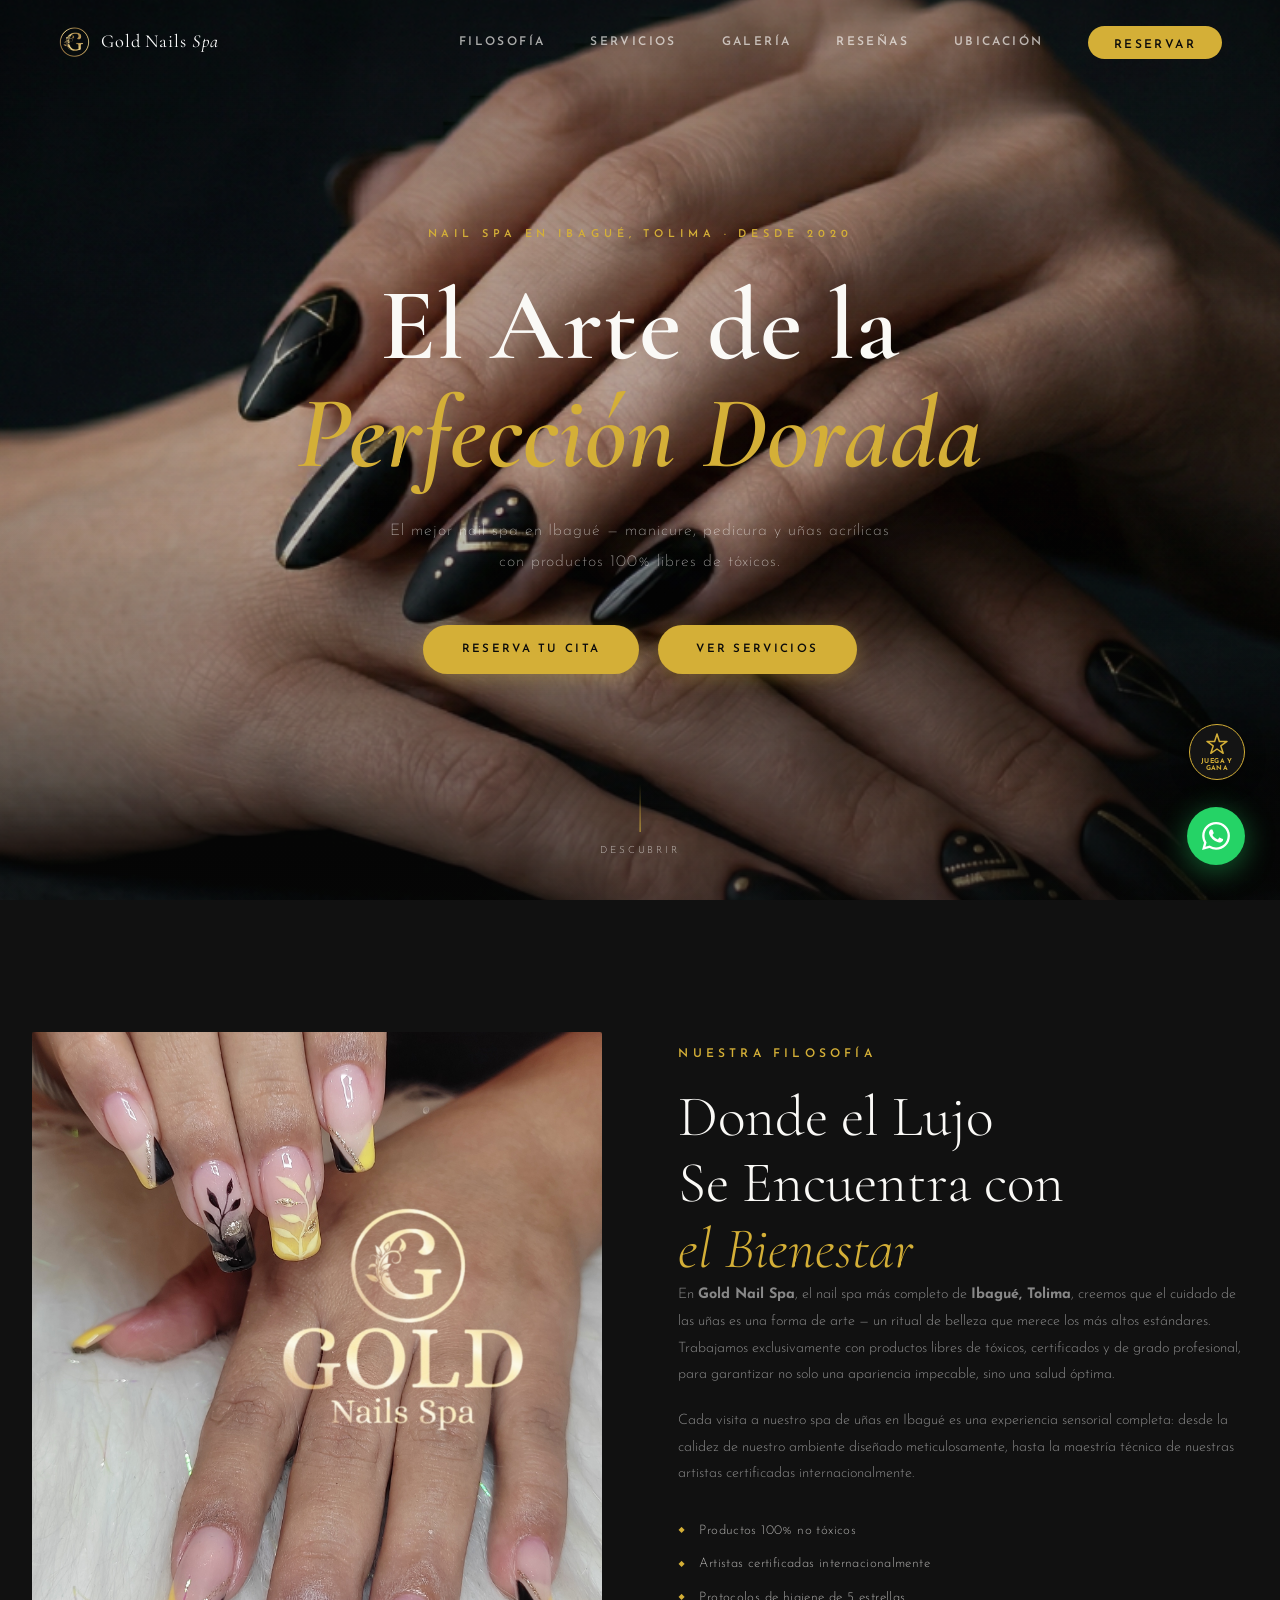
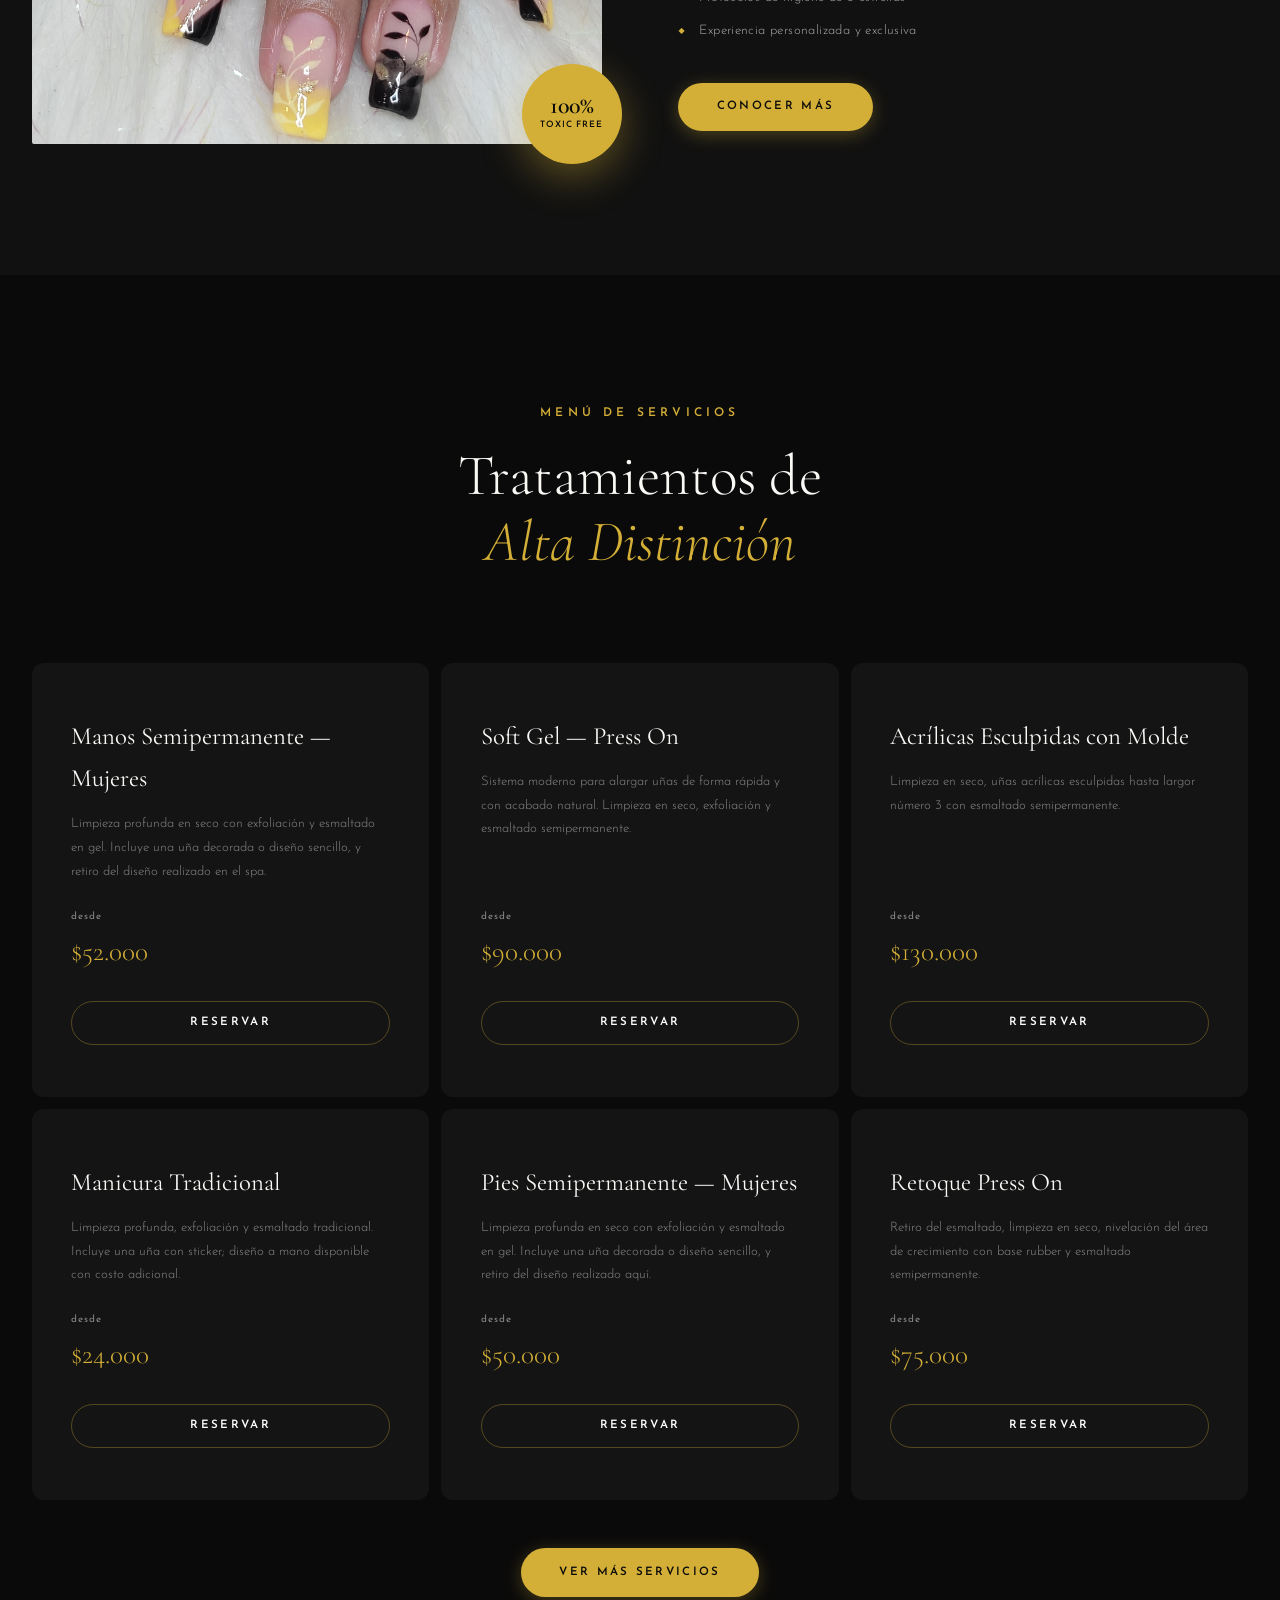
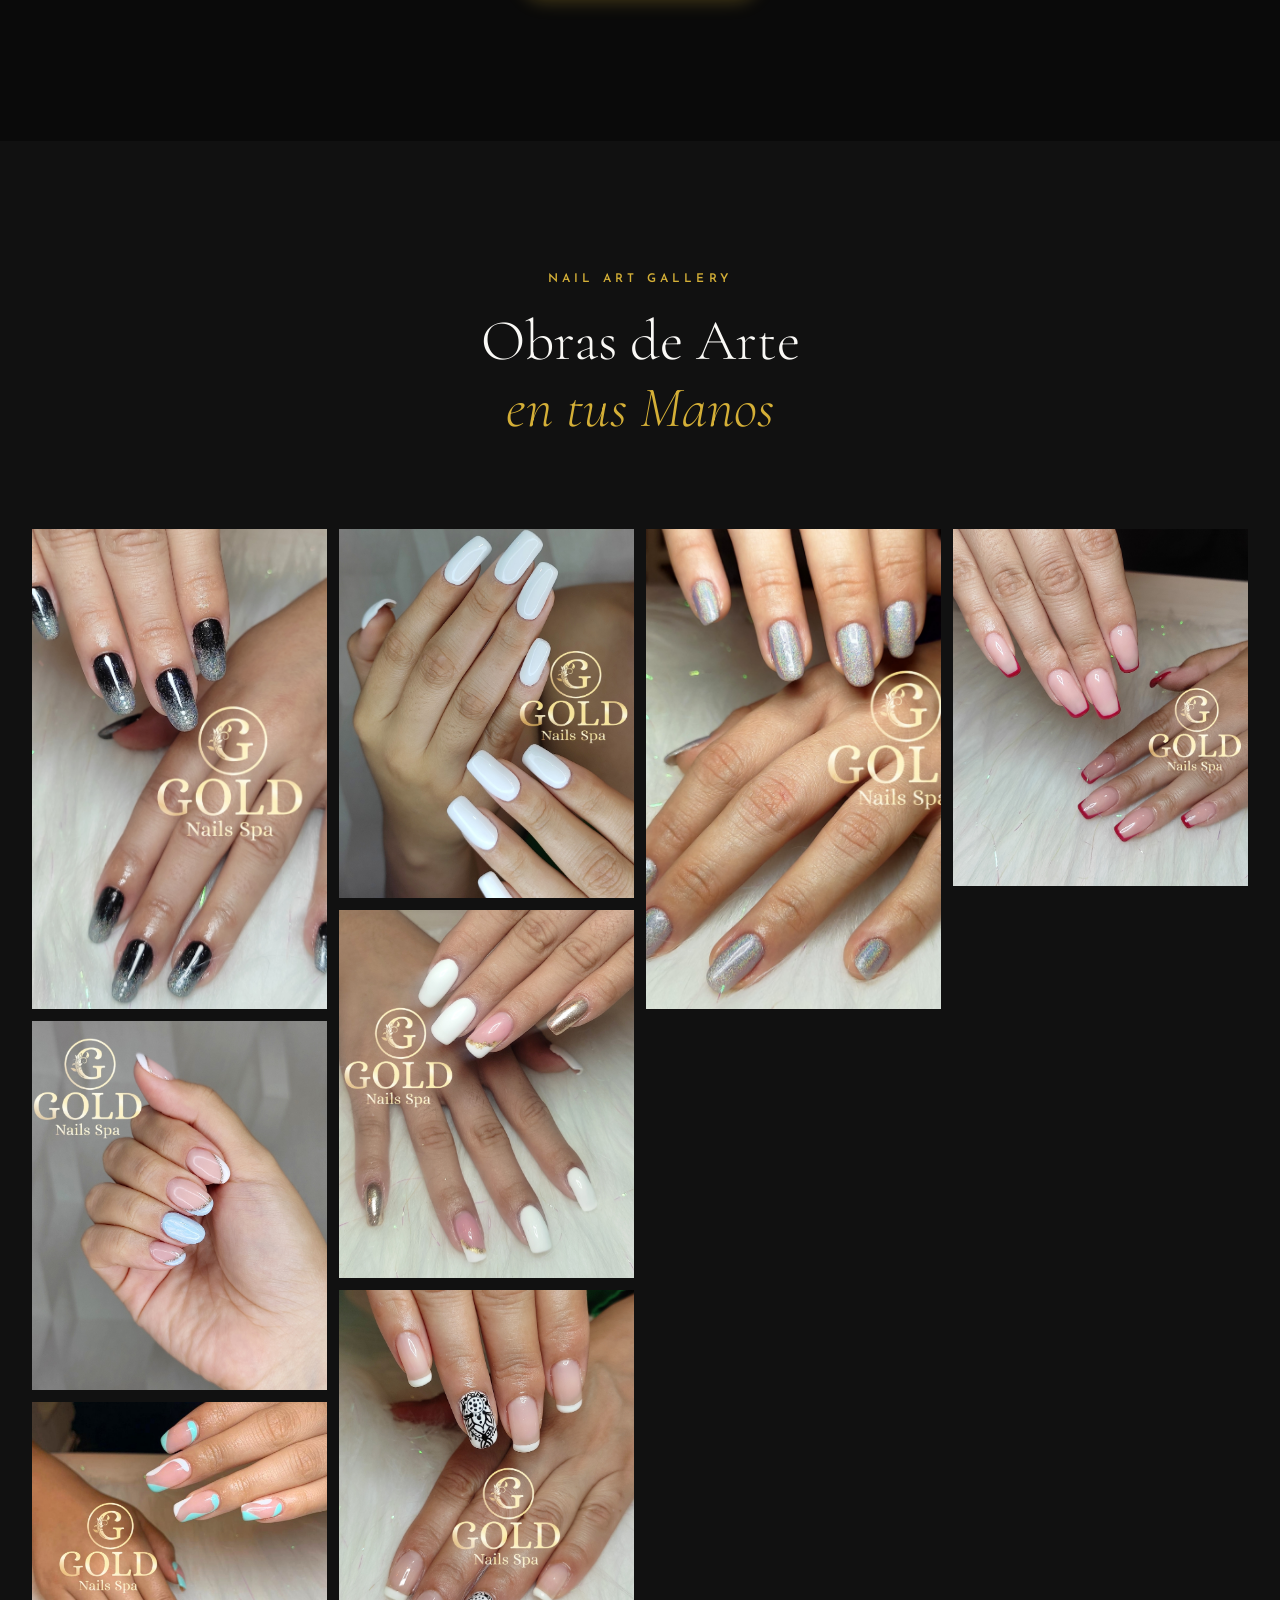
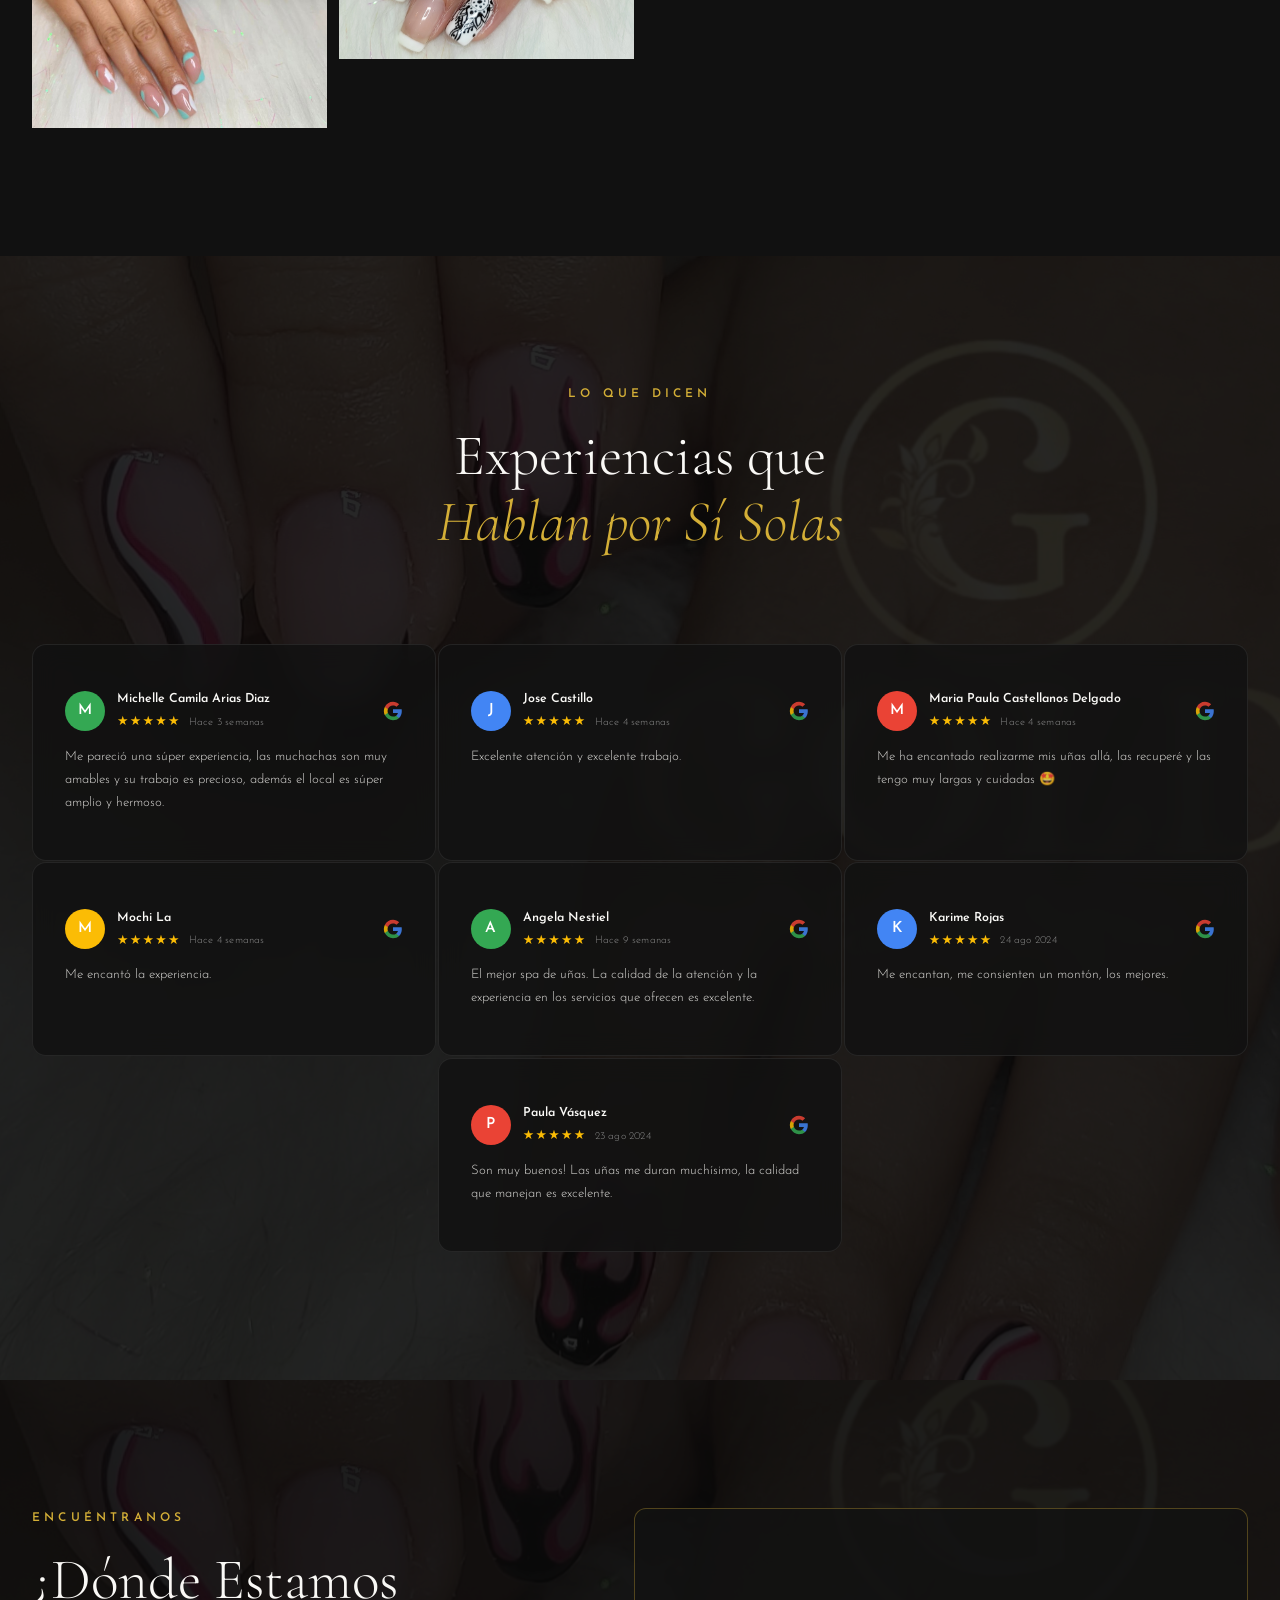
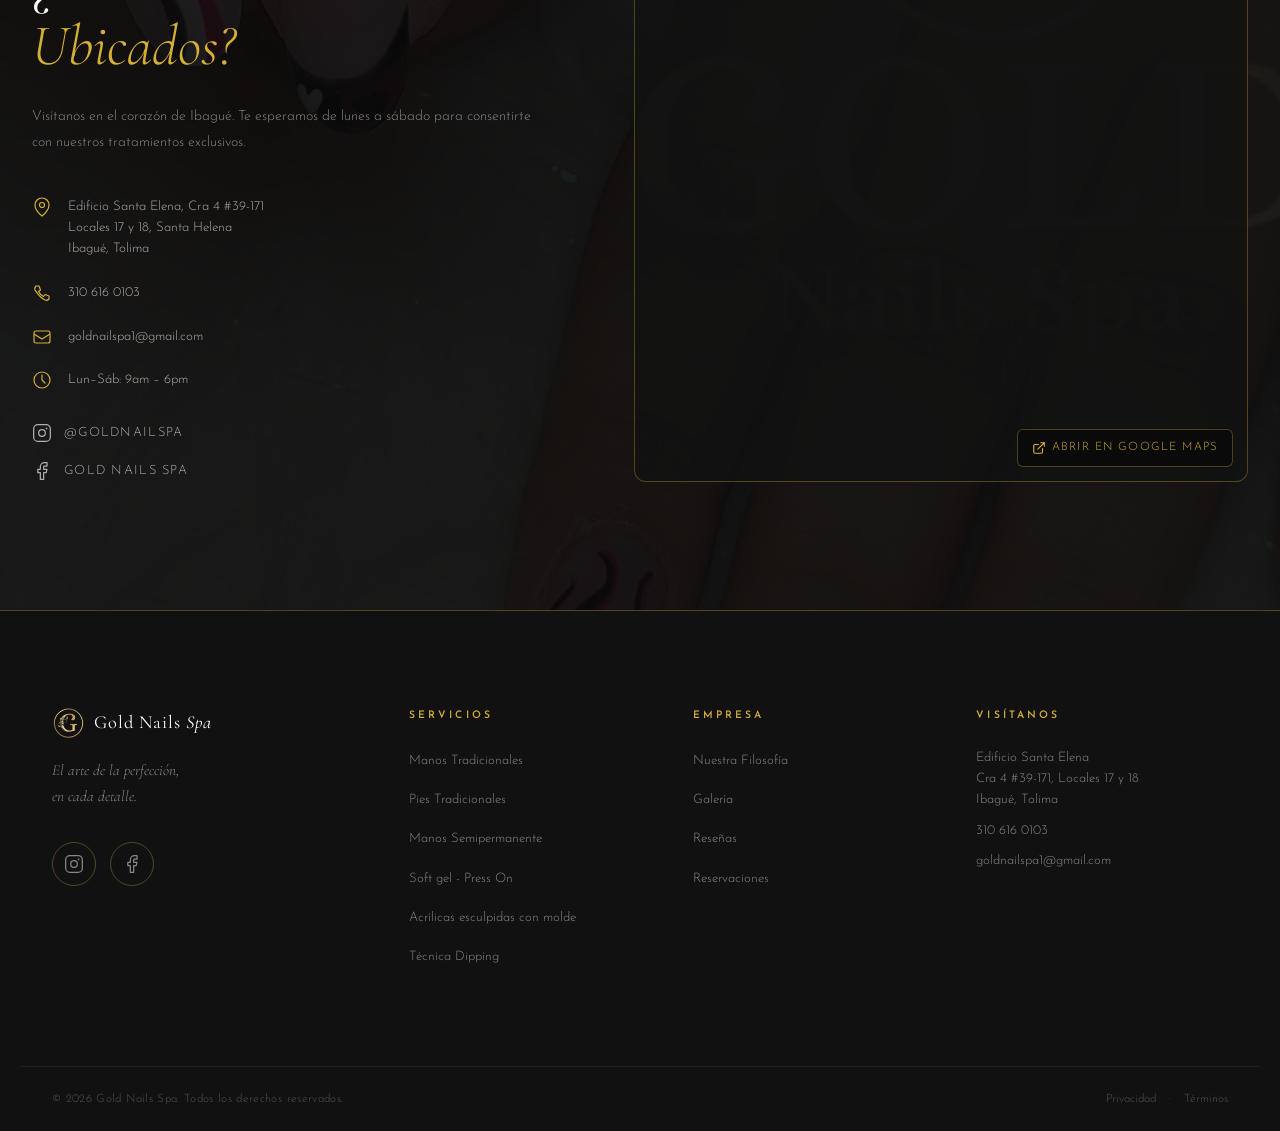
<file: index.html>
<!DOCTYPE html>
<html lang="es">
<head>
  <meta charset="UTF-8" />
  <meta name="viewport" content="width=device-width, initial-scale=1.0" />

  <!-- ═══ SEO: Title & Meta ═══ -->
  <title>Gold Nails Spa — Spa de Uñas en Ibagué, Tolima</title>
  <meta name="description" content="Gold Nail Spa en Ibagué, Tolima. Especialistas en manicure, pedicura, uñas acrílicas y gel. Productos 100% libres de tóxicos. ¡Reserva tu cita por WhatsApp al 310 616 0103!" />
  <meta name="keywords" content="nail spa Ibagué, manicure Ibagué, pedicura Ibagué, spa de uñas Ibagué, uñas acrílicas Ibagué, gel nails Ibagué, spa Ibagué Tolima, nail art Ibagué" />
  <meta name="robots" content="index, follow" />
  <meta name="author" content="Gold Nail Spa" />
  <link rel="canonical" href="https://www.goldnailspa.com/" />
  <link rel="alternate" hreflang="es-CO" href="https://www.goldnailspa.com/" />
  <link rel="alternate" hreflang="x-default" href="https://www.goldnailspa.com/" />
  <link rel="sitemap" type="application/xml" href="/sitemap.xml" />
  <link rel="icon" href="logo.png" type="image/png" />
  <link rel="apple-touch-icon" href="logo.png" />

  <!-- ═══ Open Graph (Facebook / WhatsApp previews) ═══ -->
  <meta property="og:type" content="website" />
  <meta property="og:url" content="https://www.goldnailspa.com/" />
  <meta property="og:title" content="Gold Nail Spa Ibagué | Manicure, Pedicura y Spa de Uñas" />
  <meta property="og:description" content="El mejor nail spa en Ibagué, Tolima. Manicure, pedicura, uñas acrílicas y gel con productos 100% libres de tóxicos. ¡Agenda tu cita hoy!" />
  <meta property="og:image" content="https://www.goldnailspa.com/background.png" />
  <meta property="og:image:width" content="1200" />
  <meta property="og:image:height" content="630" />
  <meta property="og:locale" content="es_CO" />
  <meta property="og:site_name" content="Gold Nail Spa" />

  <!-- ═══ Twitter / X Card ═══ -->
  <meta name="twitter:card" content="summary_large_image" />
  <meta name="twitter:title" content="Gold Nail Spa Ibagué | Manicure, Pedicura y Spa de Uñas" />
  <meta name="twitter:description" content="El mejor nail spa en Ibagué, Tolima. Manicure, pedicura y uñas acrílicas con productos 100% libres de tóxicos." />
  <meta name="twitter:image" content="https://www.goldnailspa.com/background.png" />

  <!-- ═══ LocalBusiness + NailSalon JSON-LD Schema ═══ -->
  <script type="application/ld+json" id="ldJsonOffers">
  {
    "@context": "https://schema.org",
    "@type": ["NailSalon", "BeautySalon", "LocalBusiness"],
    "@id": "https://www.goldnailspa.com/#business",
    "name": "Gold Nail Spa",
    "alternateName": "Gold Nails Spa",
    "description": "Nail spa en Ibagué, Tolima. Especialistas en manicure, pedicura, uñas acrílicas, soft gel y nail art. Productos 100% libres de tóxicos, artistas certificadas internacionalmente.",
    "url": "https://www.goldnailspa.com/",
    "telephone": "+573106160103",
    "email": "goldnailspa1@gmail.com",
    "image": [
      "https://www.goldnailspa.com/background.png",
      "https://www.goldnailspa.com/logo.png"
    ],
    "logo": "https://www.goldnailspa.com/logo.png",
    "address": {
      "@type": "PostalAddress",
      "streetAddress": "Cra 4 #39-171, Locales 17 y 18, Edificio Santa Elena, Santa Helena",
      "addressLocality": "Ibagué",
      "addressRegion": "Tolima",
      "postalCode": "730001",
      "addressCountry": "CO"
    },
    "geo": {
      "@type": "GeoCoordinates",
      "latitude": 4.4389,
      "longitude": -75.2322
    },
    "openingHoursSpecification": [
      {
        "@type": "OpeningHoursSpecification",
        "dayOfWeek": ["Monday", "Tuesday", "Wednesday", "Thursday", "Friday", "Saturday"],
        "opens": "09:00",
        "closes": "18:00"
      }
    ],
    "priceRange": "$$",
    "currenciesAccepted": "COP",
    "paymentAccepted": "Cash, Credit Card",
    "areaServed": {
      "@type": "City",
      "name": "Ibagué",
      "sameAs": "https://www.wikidata.org/wiki/Q131018"
    },
    "hasOfferCatalog": {
      "@type": "OfferCatalog",
      "name": "Servicios de Nail Spa en Ibagué",
      "itemListElement": [
        {
          "@type": "Offer",
          "itemOffered": {
            "@type": "Service",
            "name": "Manicura Tradicional en Ibagué",
            "description": "Manicure tradicional con esmaltado clásico",
            "offers": {"@type": "Offer", "priceCurrency": "COP", "price": "24000"}
          }
        },
        {
          "@type": "Offer",
          "itemOffered": {
            "@type": "Service",
            "name": "Manos Semipermanente en Ibagué",
            "description": "Manicure semipermanente de larga duración",
            "offers": {"@type": "Offer", "priceCurrency": "COP", "price": "52000"}
          }
        },
        {
          "@type": "Offer",
          "itemOffered": {
            "@type": "Service",
            "name": "Pedicura en Ibagué",
            "description": "Pedicura spa completa con esmaltado",
            "offers": {"@type": "Offer", "priceCurrency": "COP", "price": "50000"}
          }
        },
        {
          "@type": "Offer",
          "itemOffered": {
            "@type": "Service",
            "name": "Uñas Acrílicas en Ibagué",
            "description": "Extensiones acrílicas esculpidas con molde",
            "offers": {"@type": "Offer", "priceCurrency": "COP", "price": "130000"}
          }
        },
        {
          "@type": "Offer",
          "itemOffered": {
            "@type": "Service",
            "name": "Soft Gel Press On en Ibagué",
            "description": "Uñas soft gel press on premium",
            "offers": {"@type": "Offer", "priceCurrency": "COP", "price": "90000"}
          }
        }
      ]
    },
    "sameAs": [
      "https://www.instagram.com/goldnailspa/",
      "https://www.facebook.com/goldnailspa"
    ],
    "foundingDate": "2020",
    "slogan": "El Arte de la Perfección Dorada",
    "keywords": "nail spa Ibagué, manicure Ibagué, pedicura Ibagué, spa uñas Ibagué Tolima"
  }
  </script>

  <!-- ═══ WebSite Schema (enables Google Sitelinks Searchbox) ═══ -->
  <script type="application/ld+json">
  {
    "@context": "https://schema.org",
    "@type": "WebSite",
    "@id": "https://www.goldnailspa.com/#website",
    "name": "Gold Nail Spa",
    "url": "https://www.goldnailspa.com/",
    "inLanguage": "es-CO",
    "description": "Nail spa en Ibagué, Tolima — manicure, pedicura, uñas acrílicas y gel con productos 100% libres de tóxicos.",
    "publisher": {
      "@id": "https://www.goldnailspa.com/#business"
    }
  }
  </script>

  <!-- ═══ Fonts ═══ -->
  <link rel="preconnect" href="https://fonts.googleapis.com" />
  <link rel="preconnect" href="https://fonts.gstatic.com" crossorigin />
  <link href="https://fonts.googleapis.com/css2?family=Cormorant+Garamond:ital,wght@0,300;0,400;0,500;0,600;1,300;1,400&family=Josefin+Sans:wght@200;300;400;600&display=swap" rel="stylesheet" />
  <link rel="stylesheet" href="styles.css" />
</head>
<body>

  <!-- NAVIGATION -->
  <nav class="navbar" id="navbar" role="navigation" aria-label="Main navigation">
    <div class="nav-container">
      <a href="#hero" class="nav-logo" aria-label="Gold Nails Spa Home">
        <span class="logo-icon">
          <img src="logo.png" alt="Gold Nails Spa logo" class="logo-img" />
        </span>
        <span class="logo-text">Gold Nails <em>Spa</em></span>
      </a>
      <ul class="nav-links" role="list">
        <li><a href="#about">Filosofía</a></li>
        <li><a href="services.html">Servicios</a></li>
        <li><a href="#gallery">Galería</a></li>
        <li><a href="#testimonials">Reseñas</a></li>
        <li><a href="#ubicacion">Ubicación</a></li>
        <li><a href="services.html" class="nav-cta">Reservar</a></li>
      </ul>
      <button class="hamburger" id="hamburger" aria-label="Toggle menu" aria-expanded="false" aria-controls="mobile-menu">
        <span></span><span></span><span></span>
      </button>
    </div>
  </nav>

  <div class="mobile-backdrop" id="mobile-backdrop" aria-hidden="true"></div>
  <div class="mobile-menu" id="mobile-menu" role="dialog" aria-modal="true" aria-label="Menú de navegación">
    <div class="mobile-menu-header">
      <span class="mobile-menu-brand">Gold Nails <em>Spa</em></span>
      <button class="mobile-menu-close" id="mobile-menu-close" aria-label="Cerrar menú">
        <svg width="16" height="16" viewBox="0 0 16 16" fill="none" aria-hidden="true">
          <line x1="1" y1="1" x2="15" y2="15" stroke="currentColor" stroke-width="1.5" stroke-linecap="round"/>
          <line x1="15" y1="1" x2="1" y2="15" stroke="currentColor" stroke-width="1.5" stroke-linecap="round"/>
        </svg>
      </button>
    </div>
    <ul role="list">
      <li><a href="#about">Filosofía</a></li>
      <li><a href="services.html">Servicios</a></li>
      <li><a href="#gallery">Galería</a></li>
      <li><a href="#testimonials">Reseñas</a></li>
      <li><a href="#ubicacion">Ubicación</a></li>
    </ul>
    <div class="mobile-menu-cta">
      <a href="services.html" class="btn btn-gold btn-full">Reservar Ahora</a>
    </div>
    <div class="mobile-menu-footer">
      <p>Gold Nails Spa · Ibagué, Colombia</p>
    </div>
  </div>

  <!-- HERO -->
  <section class="hero" id="hero" aria-label="Hero">
    <div class="hero-bg parallax-bg" style="background-image: url('background.png');" aria-hidden="true"></div>
    <div class="hero-overlay" aria-hidden="true"></div>
    <div class="hero-content">
      <p class="hero-eyebrow reveal-up">Nail Spa en Ibagué, Tolima · Desde 2020</p>
      <h1 class="hero-title reveal-up delay-1">
        El Arte de la<br /><em>Perfección Dorada</em>
      </h1>
      <p class="hero-subtitle reveal-up delay-2">El mejor nail spa en Ibagué — manicure, pedicura y uñas acrílicas<br />con productos 100% libres de tóxicos.</p>
      <div class="hero-actions reveal-up delay-3">
        <a href="services.html" class="btn btn-gold">Reserva Tu Cita</a>
        <a href="#services" class="btn btn-gold">Ver Servicios</a>
      </div>
    </div>
    <div class="hero-scroll-indicator" aria-hidden="true">
      <span></span>
      <p>Descubrir</p>
    </div>
  </section>

  <!-- ABOUT -->
  <section class="about" id="about" aria-labelledby="about-title">
    <div class="about-container">
      <div class="about-image reveal-left">
        <div class="about-img-frame">
          <img src="1701646232903.jpg" alt="Tratamiento de manicure en Gold Nail Spa, Ibagué Tolima" loading="lazy" />
        </div>
        <div class="about-badge" tabindex="0" aria-label="Usamos productos libres de TPO y DMPT">
          <span>100%</span>
          <small>Toxic Free</small>
          <div class="badge-thought" role="tooltip">
            Usamos productos libres de:<br />
            <strong>TPO</strong> (Óxido de trimetilbenzoildifenilfosfina)<br />
            y <strong>DMPT</strong> (Dimetil p-toluidina)
          </div>
        </div>
      </div>
      <div class="about-text reveal-right">
        <p class="section-eyebrow">Nuestra Filosofía</p>
        <h2 class="section-title" id="about-title">Donde el Lujo<br />Se Encuentra con<br /><em>el Bienestar</em></h2>
        <p class="about-body">En <strong>Gold Nail Spa</strong>, el nail spa más completo de <strong>Ibagué, Tolima</strong>, creemos que el cuidado de las uñas es una forma de arte — un ritual de belleza que merece los más altos estándares. Trabajamos exclusivamente con productos libres de tóxicos, certificados y de grado profesional, para garantizar no solo una apariencia impecable, sino una salud óptima.</p>
        <p class="about-body">Cada visita a nuestro spa de uñas en Ibagué es una experiencia sensorial completa: desde la calidez de nuestro ambiente diseñado meticulosamente, hasta la maestría técnica de nuestras artistas certificadas internacionalmente.</p>
        <ul class="about-pillars" role="list">
          <li><span class="pillar-icon" aria-hidden="true">◆</span> Productos 100% no tóxicos</li>
          <li><span class="pillar-icon" aria-hidden="true">◆</span> Artistas certificadas internacionalmente</li>
          <li><span class="pillar-icon" aria-hidden="true">◆</span> Protocolos de higiene de 5 estrellas</li>
          <li><span class="pillar-icon" aria-hidden="true">◆</span> Experiencia personalizada y exclusiva</li>
        </ul>
        <a href="services.html" class="btn btn-gold">Conocer Más</a>
      </div>
    </div>
  </section>

  <!-- SERVICES -->
  <section class="services" id="services" aria-labelledby="services-title">
    <div class="section-header reveal-up">
      <p class="section-eyebrow">Menú de Servicios</p>
      <h2 class="section-title" id="services-title">Tratamientos de<br /><em>Alta Distinción</em></h2>
    </div>
    <div class="services-grid">
      <article class="service-card reveal-up" tabindex="0" data-servicio-key="Manos Semipermanente - Mujeres">
        <h3 class="service-name">Manos Semipermanente — Mujeres</h3>
        <p class="service-desc">Limpieza profunda en seco con exfoliación y esmaltado en gel. Incluye una uña decorada o diseño sencillo, y retiro del diseño realizado en el spa.</p>
        <p class="service-price"><span>desde</span> $52.000</p>
        <a href="services.html" class="btn btn-ghost">Reservar</a>
      </article>
      <article class="service-card reveal-up delay-1" tabindex="0" data-servicio-key="Soft gel - Press On">
        <h3 class="service-name">Soft Gel — Press On</h3>
        <p class="service-desc">Sistema moderno para alargar uñas de forma rápida y con acabado natural. Limpieza en seco, exfoliación y esmaltado semipermanente.</p>
        <p class="service-price"><span>desde</span> $90.000</p>
        <a href="services.html" class="btn btn-ghost">Reservar</a>
      </article>
      <article class="service-card reveal-up delay-2" tabindex="0" data-servicio-key="Acrílicas esculpidas con molde">
        <h3 class="service-name">Acrílicas Esculpidas con Molde</h3>
        <p class="service-desc">Limpieza en seco, uñas acrílicas esculpidas hasta largor número 3 con esmaltado semipermanente.</p>
        <p class="service-price"><span>desde</span> $130.000</p>
        <a href="services.html" class="btn btn-ghost">Reservar</a>
      </article>
      <article class="service-card reveal-up delay-3" tabindex="0" data-servicio-key="Manos Tradicionales">
        <h3 class="service-name">Manicura Tradicional</h3>
        <p class="service-desc">Limpieza profunda, exfoliación y esmaltado tradicional. Incluye una uña con sticker; diseño a mano disponible con costo adicional.</p>
        <p class="service-price"><span>desde</span> $24.000</p>
        <a href="services.html" class="btn btn-ghost">Reservar</a>
      </article>
      <article class="service-card reveal-up delay-1" tabindex="0" data-servicio-key="Pies semipermanente - Mujeres">
        <h3 class="service-name">Pies Semipermanente — Mujeres</h3>
        <p class="service-desc">Limpieza profunda en seco con exfoliación y esmaltado en gel. Incluye una uña decorada o diseño sencillo, y retiro del diseño realizado aquí.</p>
        <p class="service-price"><span>desde</span> $50.000</p>
        <a href="services.html" class="btn btn-ghost">Reservar</a>
      </article>
      <article class="service-card reveal-up delay-2" tabindex="0" data-servicio-key="Retoque Press On">
        <h3 class="service-name">Retoque Press On</h3>
        <p class="service-desc">Retiro del esmaltado, limpieza en seco, nivelación del área de crecimiento con base rubber y esmaltado semipermanente.</p>
        <p class="service-price"><span>desde</span> $75.000</p>
        <a href="services.html" class="btn btn-ghost">Reservar</a>
      </article>
    </div>
    <div class="services-more reveal-up">
      <a href="services.html" class="btn btn-gold">Ver Más Servicios</a>
    </div>
  </section>

  <!-- GALLERY -->
  <section class="gallery" id="gallery" aria-labelledby="gallery-title">
    <div class="section-header reveal-up">
      <p class="section-eyebrow">Nail Art Gallery</p>
      <h2 class="section-title" id="gallery-title">Obras de Arte<br /><em>en tus Manos</em></h2>
    </div>
    <div class="masonry-grid" role="list" aria-label="Gallery of nail art">
      <figure class="masonry-item tall reveal-up" role="listitem">
        <img src="1686542428584.jpg" alt="Diseño de nail art en Gold Nail Spa Ibagué" loading="lazy" />
        <figcaption class="masonry-overlay"><span>Signature Collection</span></figcaption>
      </figure>
      <figure class="masonry-item reveal-up delay-1" role="listitem">
        <img src="1686542428554.jpg" alt="Uñas elegantes semipermanente Ibagué Tolima" loading="lazy" />
        <figcaption class="masonry-overlay"><span>Elite Gel Series</span></figcaption>
      </figure>
      <figure class="masonry-item reveal-up delay-2" role="listitem">
        <img src="1686542376404.jpg" alt="Uñas acrílicas esculpidas Gold Nail Spa Ibagué" loading="lazy" />
        <figcaption class="masonry-overlay"><span>Sculpted Perfection</span></figcaption>
      </figure>
      <figure class="masonry-item wide reveal-up delay-1" role="listitem">
        <img src="1686542428516.jpg" alt="Nail art dorado manicure Ibagué Colombia" loading="lazy" />
        <figcaption class="masonry-overlay"><span>24K Gold Edition</span></figcaption>
      </figure>
      <figure class="masonry-item reveal-up delay-3" role="listitem">
        <img src="1686542376350.jpg" alt="Detalle floral nail art spa de uñas Ibagué" loading="lazy" />
        <figcaption class="masonry-overlay"><span>Floral Couture</span></figcaption>
      </figure>
      <figure class="masonry-item reveal-up" role="listitem">
        <img src="1686542376325.jpg" alt="Acabado premium uñas espejo Ibagué Tolima" loading="lazy" />
        <figcaption class="masonry-overlay"><span>Chrome Mirror</span></figcaption>
      </figure>
      <figure class="masonry-item tall reveal-up delay-2" role="listitem">
        <img src="1686542471269.jpg" alt="Diseño mármol uñas acrílicas Gold Nail Spa Ibagué" loading="lazy" />
        <figcaption class="masonry-overlay"><span>Marble Luxe</span></figcaption>
      </figure>
      <figure class="masonry-item reveal-up delay-1" role="listitem">
        <img src="1686542471221.jpg" alt="Tratamiento ombré uñas pedicura Ibagué" loading="lazy" />
        <figcaption class="masonry-overlay"><span>Ombre Dreams</span></figcaption>
      </figure>
      <figure class="masonry-item wide reveal-up delay-3" role="listitem">
        <img src="1688924803812.jpg" alt="Ritual spa manicure pedicura Ibagué Tolima" loading="lazy" />
        <figcaption class="masonry-overlay"><span>Spa Ritual</span></figcaption>
      </figure>
      <figure class="masonry-item reveal-up delay-2" role="listitem">
        <img src="1688924803917.jpg" alt="Arte couture uñas semipermanente Ibagué Colombia" loading="lazy" />
        <figcaption class="masonry-overlay"><span>Art Couture</span></figcaption>
      </figure>
      <figure class="masonry-item reveal-up" role="listitem">
        <img src="1705072266080.jpg" alt="Diseño gold leaf uñas premium Gold Nail Spa Ibagué" loading="lazy" />
        <figcaption class="masonry-overlay"><span>Gold Leaf Edition</span></figcaption>
      </figure>
    </div>
  </section>

  <!-- TESTIMONIALS -->
  <section class="testimonials" id="testimonials" aria-labelledby="testimonials-title">
    <div class="testimonials-bg parallax-bg" style="background-image: url('1701646548593.jpg');" aria-hidden="true"></div>
    <div class="testimonials-overlay" aria-hidden="true"></div>
    <div class="testimonials-content">
      <div class="section-header reveal-up">
        <p class="section-eyebrow light">Lo Que Dicen</p>
        <h2 class="section-title light" id="testimonials-title">Experiencias que<br /><em>Hablan por Sí Solas</em></h2>
      </div>
      <div class="testimonials-grid">

        <article class="testimonial-card reveal-up">
          <div class="review-header">
            <div class="review-avatar" style="--avatar-color:#34A853">M</div>
            <div class="review-info">
              <div class="review-name">Michelle Camila Arias Diaz</div>
              <div class="review-meta">
                <span class="stars" aria-label="5 estrellas">★★★★★</span>
                <span class="review-time">Hace 3 semanas</span>
              </div>
            </div>
            <svg class="google-badge" viewBox="0 0 24 24" width="20" height="20" aria-label="Google review"><path d="M22.56 12.25c0-.78-.07-1.53-.2-2.25H12v4.26h5.92c-.26 1.37-1.04 2.53-2.21 3.31v2.77h3.57c2.08-1.92 3.28-4.74 3.28-8.09z" fill="#4285F4"/><path d="M12 23c2.97 0 5.46-.98 7.28-2.66l-3.57-2.77c-.98.66-2.23 1.06-3.71 1.06-2.86 0-5.29-1.93-6.16-4.53H2.18v2.84C3.99 20.53 7.7 23 12 23z" fill="#34A853"/><path d="M5.84 14.09c-.22-.66-.35-1.36-.35-2.09s.13-1.43.35-2.09V7.07H2.18C1.43 8.55 1 10.22 1 12s.43 3.45 1.18 4.93l2.85-2.22.81-.62z" fill="#FBBC05"/><path d="M12 5.38c1.62 0 3.06.56 4.21 1.64l3.15-3.15C17.45 2.09 14.97 1 12 1 7.7 1 3.99 3.47 2.18 7.07l3.66 2.84c.87-2.6 3.3-4.53 6.16-4.53z" fill="#EA4335"/></svg>
          </div>
          <p class="review-text">Me pareció una súper experiencia, las muchachas son muy amables y su trabajo es precioso, además el local es súper amplio y hermoso.</p>
        </article>

        <article class="testimonial-card reveal-up delay-1">
          <div class="review-header">
            <div class="review-avatar" style="--avatar-color:#4285F4">J</div>
            <div class="review-info">
              <div class="review-name">Jose Castillo</div>
              <div class="review-meta">
                <span class="stars" aria-label="5 estrellas">★★★★★</span>
                <span class="review-time">Hace 4 semanas</span>
              </div>
            </div>
            <svg class="google-badge" viewBox="0 0 24 24" width="20" height="20" aria-label="Google review"><path d="M22.56 12.25c0-.78-.07-1.53-.2-2.25H12v4.26h5.92c-.26 1.37-1.04 2.53-2.21 3.31v2.77h3.57c2.08-1.92 3.28-4.74 3.28-8.09z" fill="#4285F4"/><path d="M12 23c2.97 0 5.46-.98 7.28-2.66l-3.57-2.77c-.98.66-2.23 1.06-3.71 1.06-2.86 0-5.29-1.93-6.16-4.53H2.18v2.84C3.99 20.53 7.7 23 12 23z" fill="#34A853"/><path d="M5.84 14.09c-.22-.66-.35-1.36-.35-2.09s.13-1.43.35-2.09V7.07H2.18C1.43 8.55 1 10.22 1 12s.43 3.45 1.18 4.93l2.85-2.22.81-.62z" fill="#FBBC05"/><path d="M12 5.38c1.62 0 3.06.56 4.21 1.64l3.15-3.15C17.45 2.09 14.97 1 12 1 7.7 1 3.99 3.47 2.18 7.07l3.66 2.84c.87-2.6 3.3-4.53 6.16-4.53z" fill="#EA4335"/></svg>
          </div>
          <p class="review-text">Excelente atención y excelente trabajo.</p>
        </article>

        <article class="testimonial-card reveal-up delay-2">
          <div class="review-header">
            <div class="review-avatar" style="--avatar-color:#EA4335">M</div>
            <div class="review-info">
              <div class="review-name">Maria Paula Castellanos Delgado</div>
              <div class="review-meta">
                <span class="stars" aria-label="5 estrellas">★★★★★</span>
                <span class="review-time">Hace 4 semanas</span>
              </div>
            </div>
            <svg class="google-badge" viewBox="0 0 24 24" width="20" height="20" aria-label="Google review"><path d="M22.56 12.25c0-.78-.07-1.53-.2-2.25H12v4.26h5.92c-.26 1.37-1.04 2.53-2.21 3.31v2.77h3.57c2.08-1.92 3.28-4.74 3.28-8.09z" fill="#4285F4"/><path d="M12 23c2.97 0 5.46-.98 7.28-2.66l-3.57-2.77c-.98.66-2.23 1.06-3.71 1.06-2.86 0-5.29-1.93-6.16-4.53H2.18v2.84C3.99 20.53 7.7 23 12 23z" fill="#34A853"/><path d="M5.84 14.09c-.22-.66-.35-1.36-.35-2.09s.13-1.43.35-2.09V7.07H2.18C1.43 8.55 1 10.22 1 12s.43 3.45 1.18 4.93l2.85-2.22.81-.62z" fill="#FBBC05"/><path d="M12 5.38c1.62 0 3.06.56 4.21 1.64l3.15-3.15C17.45 2.09 14.97 1 12 1 7.7 1 3.99 3.47 2.18 7.07l3.66 2.84c.87-2.6 3.3-4.53 6.16-4.53z" fill="#EA4335"/></svg>
          </div>
          <p class="review-text">Me ha encantado realizarme mis uñas allá, las recuperé y las tengo muy largas y cuidadas 🤩</p>
        </article>

        <article class="testimonial-card reveal-up delay-1">
          <div class="review-header">
            <div class="review-avatar" style="--avatar-color:#FBBC05">M</div>
            <div class="review-info">
              <div class="review-name">Mochi La</div>
              <div class="review-meta">
                <span class="stars" aria-label="5 estrellas">★★★★★</span>
                <span class="review-time">Hace 4 semanas</span>
              </div>
            </div>
            <svg class="google-badge" viewBox="0 0 24 24" width="20" height="20" aria-label="Google review"><path d="M22.56 12.25c0-.78-.07-1.53-.2-2.25H12v4.26h5.92c-.26 1.37-1.04 2.53-2.21 3.31v2.77h3.57c2.08-1.92 3.28-4.74 3.28-8.09z" fill="#4285F4"/><path d="M12 23c2.97 0 5.46-.98 7.28-2.66l-3.57-2.77c-.98.66-2.23 1.06-3.71 1.06-2.86 0-5.29-1.93-6.16-4.53H2.18v2.84C3.99 20.53 7.7 23 12 23z" fill="#34A853"/><path d="M5.84 14.09c-.22-.66-.35-1.36-.35-2.09s.13-1.43.35-2.09V7.07H2.18C1.43 8.55 1 10.22 1 12s.43 3.45 1.18 4.93l2.85-2.22.81-.62z" fill="#FBBC05"/><path d="M12 5.38c1.62 0 3.06.56 4.21 1.64l3.15-3.15C17.45 2.09 14.97 1 12 1 7.7 1 3.99 3.47 2.18 7.07l3.66 2.84c.87-2.6 3.3-4.53 6.16-4.53z" fill="#EA4335"/></svg>
          </div>
          <p class="review-text">Me encantó la experiencia.</p>
        </article>

        <article class="testimonial-card reveal-up delay-2">
          <div class="review-header">
            <div class="review-avatar" style="--avatar-color:#34A853">A</div>
            <div class="review-info">
              <div class="review-name">Angela Nestiel</div>
              <div class="review-meta">
                <span class="stars" aria-label="5 estrellas">★★★★★</span>
                <span class="review-time">Hace 9 semanas</span>
              </div>
            </div>
            <svg class="google-badge" viewBox="0 0 24 24" width="20" height="20" aria-label="Google review"><path d="M22.56 12.25c0-.78-.07-1.53-.2-2.25H12v4.26h5.92c-.26 1.37-1.04 2.53-2.21 3.31v2.77h3.57c2.08-1.92 3.28-4.74 3.28-8.09z" fill="#4285F4"/><path d="M12 23c2.97 0 5.46-.98 7.28-2.66l-3.57-2.77c-.98.66-2.23 1.06-3.71 1.06-2.86 0-5.29-1.93-6.16-4.53H2.18v2.84C3.99 20.53 7.7 23 12 23z" fill="#34A853"/><path d="M5.84 14.09c-.22-.66-.35-1.36-.35-2.09s.13-1.43.35-2.09V7.07H2.18C1.43 8.55 1 10.22 1 12s.43 3.45 1.18 4.93l2.85-2.22.81-.62z" fill="#FBBC05"/><path d="M12 5.38c1.62 0 3.06.56 4.21 1.64l3.15-3.15C17.45 2.09 14.97 1 12 1 7.7 1 3.99 3.47 2.18 7.07l3.66 2.84c.87-2.6 3.3-4.53 6.16-4.53z" fill="#EA4335"/></svg>
          </div>
          <p class="review-text">El mejor spa de uñas. La calidad de la atención y la experiencia en los servicios que ofrecen es excelente.</p>
        </article>

        <article class="testimonial-card reveal-up delay-3">
          <div class="review-header">
            <div class="review-avatar" style="--avatar-color:#4285F4">K</div>
            <div class="review-info">
              <div class="review-name">Karime Rojas</div>
              <div class="review-meta">
                <span class="stars" aria-label="5 estrellas">★★★★★</span>
                <span class="review-time">24 ago 2024</span>
              </div>
            </div>
            <svg class="google-badge" viewBox="0 0 24 24" width="20" height="20" aria-label="Google review"><path d="M22.56 12.25c0-.78-.07-1.53-.2-2.25H12v4.26h5.92c-.26 1.37-1.04 2.53-2.21 3.31v2.77h3.57c2.08-1.92 3.28-4.74 3.28-8.09z" fill="#4285F4"/><path d="M12 23c2.97 0 5.46-.98 7.28-2.66l-3.57-2.77c-.98.66-2.23 1.06-3.71 1.06-2.86 0-5.29-1.93-6.16-4.53H2.18v2.84C3.99 20.53 7.7 23 12 23z" fill="#34A853"/><path d="M5.84 14.09c-.22-.66-.35-1.36-.35-2.09s.13-1.43.35-2.09V7.07H2.18C1.43 8.55 1 10.22 1 12s.43 3.45 1.18 4.93l2.85-2.22.81-.62z" fill="#FBBC05"/><path d="M12 5.38c1.62 0 3.06.56 4.21 1.64l3.15-3.15C17.45 2.09 14.97 1 12 1 7.7 1 3.99 3.47 2.18 7.07l3.66 2.84c.87-2.6 3.3-4.53 6.16-4.53z" fill="#EA4335"/></svg>
          </div>
          <p class="review-text">Me encantan, me consienten un montón, los mejores.</p>
        </article>

        <article class="testimonial-card reveal-up delay-1">
          <div class="review-header">
            <div class="review-avatar" style="--avatar-color:#EA4335">P</div>
            <div class="review-info">
              <div class="review-name">Paula Vásquez</div>
              <div class="review-meta">
                <span class="stars" aria-label="5 estrellas">★★★★★</span>
                <span class="review-time">23 ago 2024</span>
              </div>
            </div>
            <svg class="google-badge" viewBox="0 0 24 24" width="20" height="20" aria-label="Google review"><path d="M22.56 12.25c0-.78-.07-1.53-.2-2.25H12v4.26h5.92c-.26 1.37-1.04 2.53-2.21 3.31v2.77h3.57c2.08-1.92 3.28-4.74 3.28-8.09z" fill="#4285F4"/><path d="M12 23c2.97 0 5.46-.98 7.28-2.66l-3.57-2.77c-.98.66-2.23 1.06-3.71 1.06-2.86 0-5.29-1.93-6.16-4.53H2.18v2.84C3.99 20.53 7.7 23 12 23z" fill="#34A853"/><path d="M5.84 14.09c-.22-.66-.35-1.36-.35-2.09s.13-1.43.35-2.09V7.07H2.18C1.43 8.55 1 10.22 1 12s.43 3.45 1.18 4.93l2.85-2.22.81-.62z" fill="#FBBC05"/><path d="M12 5.38c1.62 0 3.06.56 4.21 1.64l3.15-3.15C17.45 2.09 14.97 1 12 1 7.7 1 3.99 3.47 2.18 7.07l3.66 2.84c.87-2.6 3.3-4.53 6.16-4.53z" fill="#EA4335"/></svg>
          </div>
          <p class="review-text">Son muy buenos! Las uñas me duran muchísimo, la calidad que manejan es excelente.</p>
        </article>

      </div>
    </div>
  </section>

  <!-- UBICACIÓN -->
  <section class="booking" id="ubicacion" aria-labelledby="ubicacion-title">
    <div class="booking-bg parallax-bg" style="background-image: url('1701646548593.jpg');" aria-hidden="true"></div>
    <div class="booking-overlay" aria-hidden="true"></div>
    <div class="booking-container">
      <div class="booking-info reveal-left">
        <p class="section-eyebrow light">Encuéntranos</p>
        <h2 class="section-title light" id="ubicacion-title">¿Dónde Estamos<br /><em>Ubicados?</em></h2>
        <p class="booking-text">Visítanos en el corazón de Ibagué. Te esperamos de lunes a sábado para consentirte con nuestros tratamientos exclusivos.</p>
        <ul class="contact-list" role="list">
          <li>
            <svg width="20" height="20" viewBox="0 0 20 20" fill="none" aria-hidden="true"><path d="M10 1C6.1 1 3 4.1 3 8C3 13.3 10 19 10 19C10 19 17 13.3 17 8C17 4.1 13.9 1 10 1ZM10 10.5C8.6 10.5 7.5 9.4 7.5 8C7.5 6.6 8.6 5.5 10 5.5C11.4 5.5 12.5 6.6 12.5 8C12.5 9.4 11.4 10.5 10 10.5Z" stroke="#D4AF37" stroke-width="1.2" fill="none"/></svg>
            <span>Edificio Santa Elena, Cra 4 #39-171<br />Locales 17 y 18, Santa Helena<br />Ibagué, Tolima</span>
          </li>
          <li>
            <svg width="20" height="20" viewBox="0 0 20 20" fill="none" aria-hidden="true"><path d="M4 3H7L8.5 7L6.5 8.5C7.5 10.5 9.5 12.5 11.5 13.5L13 11.5L17 13V16C17 16 15 18 13 17C8 15 5 10 3 7C2 5 4 3 4 3Z" stroke="#D4AF37" stroke-width="1.2" fill="none" stroke-linejoin="round"/></svg>
            <span><a href="tel:+573106160103" style="color:inherit;text-decoration:none;">310 616 0103</a></span>
          </li>
          <li>
            <svg width="20" height="20" viewBox="0 0 20 20" fill="none" aria-hidden="true"><rect x="2" y="4" width="16" height="12" rx="2" stroke="#D4AF37" stroke-width="1.2" fill="none"/><path d="M2 7L10 12L18 7" stroke="#D4AF37" stroke-width="1.2"/></svg>
            <span><a href="mailto:goldnailspa1@gmail.com" style="color:inherit;text-decoration:none;">goldnailspa1@gmail.com</a></span>
          </li>
          <li>
            <svg width="20" height="20" viewBox="0 0 20 20" fill="none" aria-hidden="true"><circle cx="10" cy="10" r="8" stroke="#D4AF37" stroke-width="1.2" fill="none"/><path d="M10 5V10L13 13" stroke="#D4AF37" stroke-width="1.2" stroke-linecap="round"/></svg>
            <span>Lun–Sáb: 9am – 6pm</span>
          </li>
        </ul>
        <div class="location-social" role="list" aria-label="Redes sociales">
          <a href="https://www.instagram.com/goldnailspa/" target="_blank" rel="noopener noreferrer" class="location-social-link" aria-label="Instagram" role="listitem">
            <svg width="20" height="20" viewBox="0 0 24 24" fill="none" stroke="currentColor" stroke-width="1.5" stroke-linecap="round" stroke-linejoin="round" aria-hidden="true"><rect x="2" y="2" width="20" height="20" rx="5"/><circle cx="12" cy="12" r="4"/><circle cx="17.5" cy="6.5" r="1" fill="currentColor" stroke="none"/></svg>
            <span>@goldnailspa</span>
          </a>
          <a href="https://www.facebook.com/goldnailspa" target="_blank" rel="noopener noreferrer" class="location-social-link" aria-label="Facebook" role="listitem">
            <svg width="20" height="20" viewBox="0 0 24 24" fill="none" stroke="currentColor" stroke-width="1.5" stroke-linecap="round" stroke-linejoin="round" aria-hidden="true"><path d="M18 2h-3a5 5 0 0 0-5 5v3H7v4h3v8h4v-8h3l1-4h-4V7a1 1 0 0 1 1-1h3z"/></svg>
            <span>Gold Nails Spa</span>
          </a>
        </div>
      </div>
      <div class="booking-form-wrap location-map-wrap reveal-right">
        <div class="map-inner">
          <iframe
            src="https://maps.google.com/maps?q=Cra+4+%2339-171,+Ibagu%C3%A9,+Tolima,+Colombia&output=embed&hl=es"
            width="100%"
            height="100%"
            style="border:0;"
            allowfullscreen=""
            loading="lazy"
            referrerpolicy="no-referrer-when-downgrade"
            title="Ubicación de Gold Nails Spa — Ibagué, Tolima">
          </iframe>
          <a href="https://maps.app.goo.gl/pTnbKszu2VyvY33J7"
             target="_blank"
             rel="noopener noreferrer"
             class="map-open-link"
             aria-label="Abrir en Google Maps">
            <svg width="14" height="14" viewBox="0 0 24 24" fill="none" stroke="currentColor" stroke-width="2" stroke-linecap="round" stroke-linejoin="round" aria-hidden="true"><path d="M18 13v6a2 2 0 0 1-2 2H5a2 2 0 0 1-2-2V8a2 2 0 0 1 2-2h6"/><polyline points="15 3 21 3 21 9"/><line x1="10" y1="14" x2="21" y2="3"/></svg>
            Abrir en Google Maps
          </a>
        </div>
      </div>
    </div>
  </section>

  <!-- FOOTER -->
  <footer class="footer" role="contentinfo">
    <div class="footer-top">
      <div class="footer-brand">
        <a href="#hero" class="nav-logo" aria-label="Gold Nails Spa">
          <span class="logo-icon">
            <img src="logo.png" alt="Gold Nails Spa logo" class="logo-img" />
          </span>
          <span class="logo-text">Gold Nails <em>Spa</em></span>
        </a>
        <p class="footer-tagline">El arte de la perfección,<br />en cada detalle.</p>
        <div class="footer-social" role="list" aria-label="Social media links">
          <a href="https://www.instagram.com/goldnailspa/" target="_blank" rel="noopener noreferrer" class="social-link" aria-label="Instagram" role="listitem">
            <svg width="20" height="20" viewBox="0 0 24 24" fill="none" stroke="currentColor" stroke-width="1.5" stroke-linecap="round" stroke-linejoin="round" aria-hidden="true"><rect x="2" y="2" width="20" height="20" rx="5"/><circle cx="12" cy="12" r="4"/><circle cx="17.5" cy="6.5" r="1" fill="currentColor" stroke="none"/></svg>
          </a>
          <a href="https://www.facebook.com/goldnailspa" target="_blank" rel="noopener noreferrer" class="social-link" aria-label="Facebook" role="listitem">
            <svg width="20" height="20" viewBox="0 0 24 24" fill="none" stroke="currentColor" stroke-width="1.5" stroke-linecap="round" stroke-linejoin="round" aria-hidden="true"><path d="M18 2h-3a5 5 0 0 0-5 5v3H7v4h3v8h4v-8h3l1-4h-4V7a1 1 0 0 1 1-1h3z"/></svg>
          </a>
        </div>
      </div>
      <nav class="footer-nav" aria-label="Footer navigation">
        <div class="footer-nav-col">
          <h4>Servicios</h4>
          <ul role="list">
            <li><a href="services.html">Manos Tradicionales</a></li>
            <li><a href="services.html">Pies Tradicionales</a></li>
            <li><a href="services.html">Manos Semipermanente</a></li>
            <li><a href="services.html">Soft gel - Press On</a></li>
            <li><a href="services.html">Acrílicas esculpidas con molde</a></li>
            <li><a href="services.html">Técnica Dipping</a></li>
          </ul>
        </div>
        <div class="footer-nav-col">
          <h4>Empresa</h4>
          <ul role="list">
            <li><a href="#about">Nuestra Filosofía</a></li>
            <li><a href="#gallery">Galería</a></li>
            <li><a href="#testimonials">Reseñas</a></li>
            <li><a href="services.html">Reservaciones</a></li>
          </ul>
        </div>
        <div class="footer-nav-col">
          <h4>Visítanos</h4>
          <address>
            <p>Edificio Santa Elena<br />Cra 4 #39-171, Locales 17 y 18<br />Ibagué, Tolima</p>
            <p><a href="tel:+573106160103">310 616 0103</a></p>
            <p><a href="mailto:goldnailspa1@gmail.com">goldnailspa1@gmail.com</a></p>
          </address>
        </div>
      </nav>
    </div>
    <div class="footer-bottom">
      <p class="footer-legal">© <span id="current-year">2024</span> Gold Nails Spa. Todos los derechos reservados.</p>
      <div class="footer-legal-links">
        <a href="#">Privacidad</a>
        <span aria-hidden="true">·</span>
        <a href="#">Términos</a>
      </div>
    </div>
  </footer>

  <!-- WHATSAPP FLOATING BUTTON -->
  <a href="https://wa.me/573106160103?text=Hola%2C%20me%20gustar%C3%ADa%20reservar%20una%20cita%20en%20Gold%20Nails%20Spa"
     class="whatsapp-btn"
     target="_blank"
     rel="noopener noreferrer"
     aria-label="Contactar por WhatsApp">
    <svg width="28" height="28" viewBox="0 0 24 24" fill="currentColor" aria-hidden="true">
      <path d="M17.472 14.382c-.297-.149-1.758-.867-2.03-.967-.273-.099-.471-.148-.67.15-.197.297-.767.966-.94 1.164-.173.199-.347.223-.644.075-.297-.15-1.255-.463-2.39-1.475-.883-.788-1.48-1.761-1.653-2.059-.173-.297-.018-.458.13-.606.134-.133.298-.347.446-.52.149-.174.198-.298.298-.497.099-.198.05-.371-.025-.52-.075-.149-.669-1.612-.916-2.207-.242-.579-.487-.5-.669-.51-.173-.008-.371-.01-.57-.01-.198 0-.52.074-.792.372-.272.297-1.04 1.016-1.04 2.479 0 1.462 1.065 2.875 1.213 3.074.149.198 2.096 3.2 5.077 4.487.709.306 1.262.489 1.694.625.712.227 1.36.195 1.871.118.571-.085 1.758-.719 2.006-1.413.248-.694.248-1.289.173-1.413-.074-.124-.272-.198-.57-.347m-5.421 7.403h-.004a9.87 9.87 0 01-5.031-1.378l-.361-.214-3.741.982.998-3.648-.235-.374a9.86 9.86 0 01-1.51-5.26c.001-5.45 4.436-9.884 9.888-9.884 2.64 0 5.122 1.03 6.988 2.898a9.825 9.825 0 012.893 6.994c-.003 5.45-4.437 9.884-9.885 9.884m8.413-18.297A11.815 11.815 0 0012.05 0C5.495 0 .16 5.335.157 11.892c0 2.096.547 4.142 1.588 5.945L.057 24l6.305-1.654a11.882 11.882 0 005.683 1.448h.005c6.554 0 11.89-5.335 11.893-11.893a11.821 11.821 0 00-3.48-8.413z"/>
    </svg>
    <span class="whatsapp-tooltip">¿Hablamos?</span>
  </a>

  <!-- TOAST -->
  <div class="toast" id="toast" role="alert" aria-live="polite" aria-atomic="true">
    <svg width="20" height="20" viewBox="0 0 20 20" fill="none" aria-hidden="true"><path d="M4 10L8 14L16 6" stroke="#D4AF37" stroke-width="2" stroke-linecap="round" stroke-linejoin="round"/></svg>
    <span>¡Solicitud enviada! Te contactaremos pronto.</span>
  </div>

  <script src="services-sync.js"></script>
  <script src="main.js"></script>
  <script src="game.js"></script>
</body>
</html>
</file>
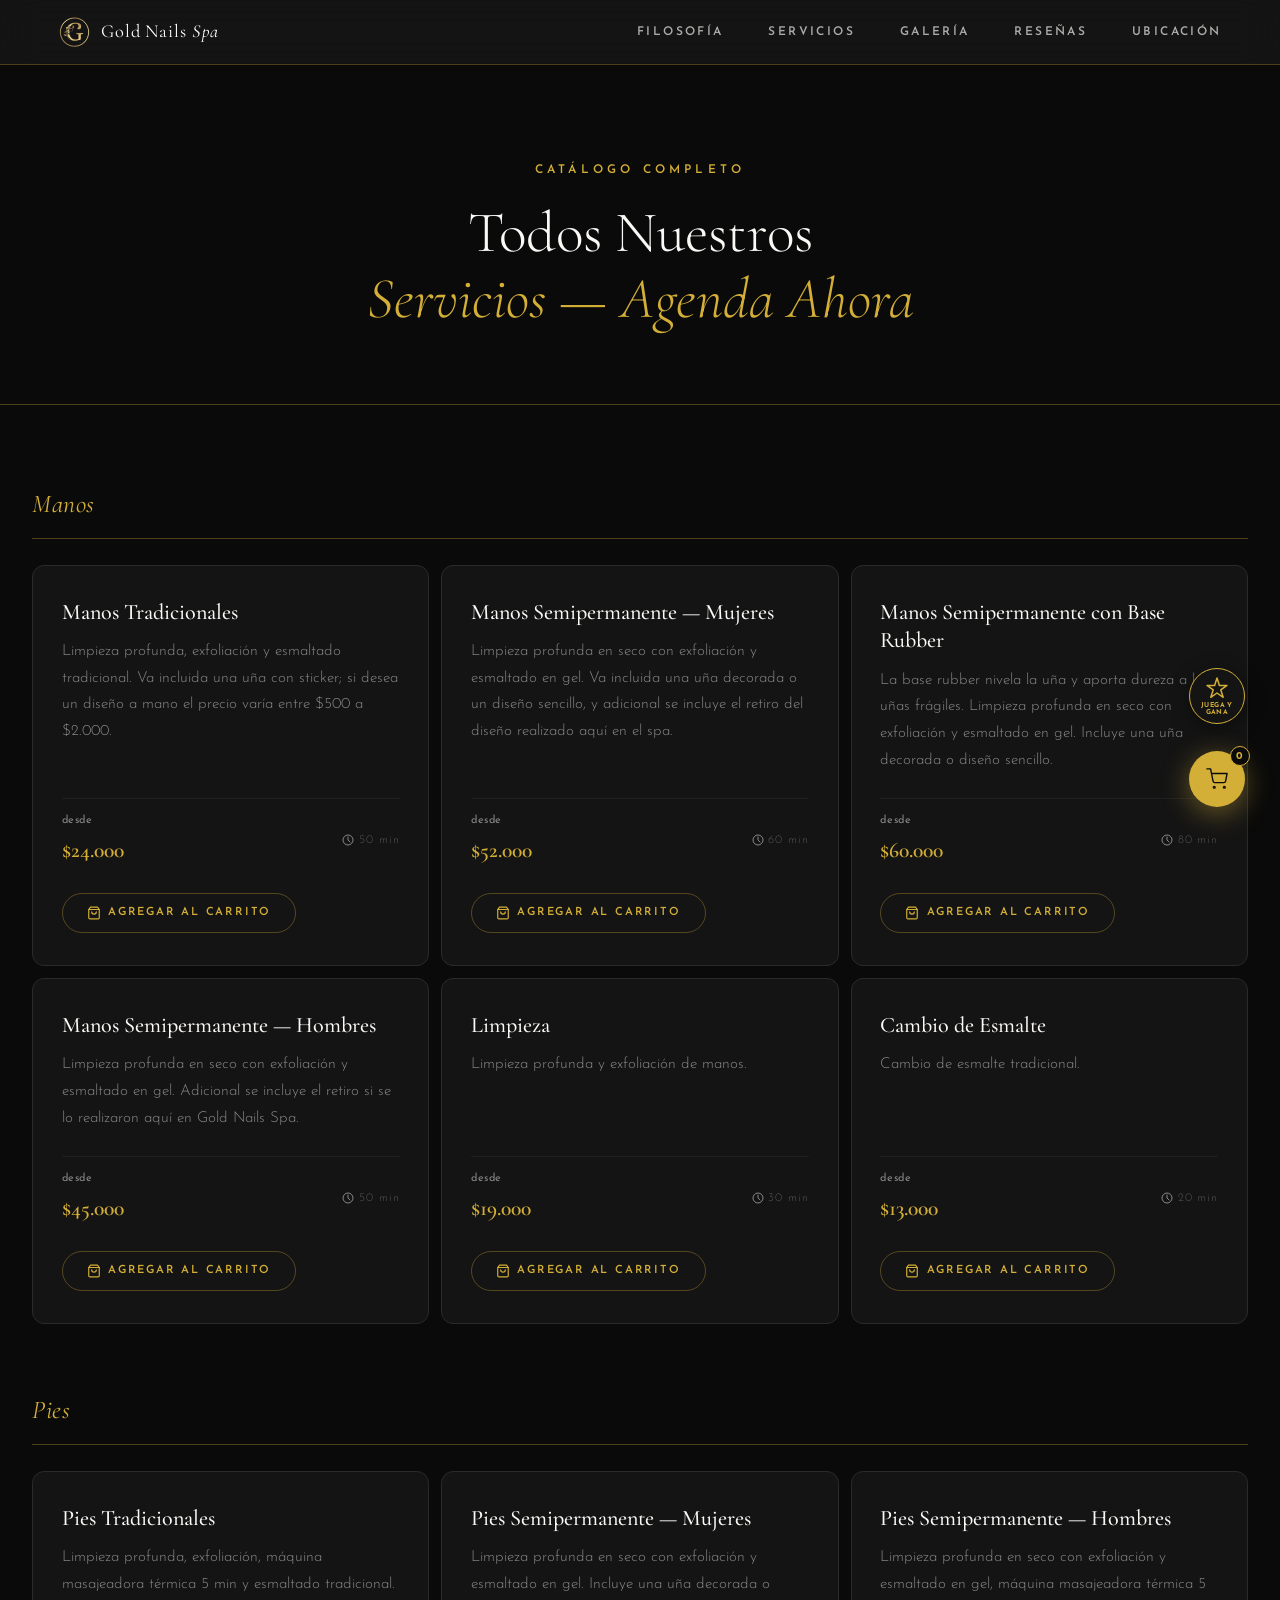
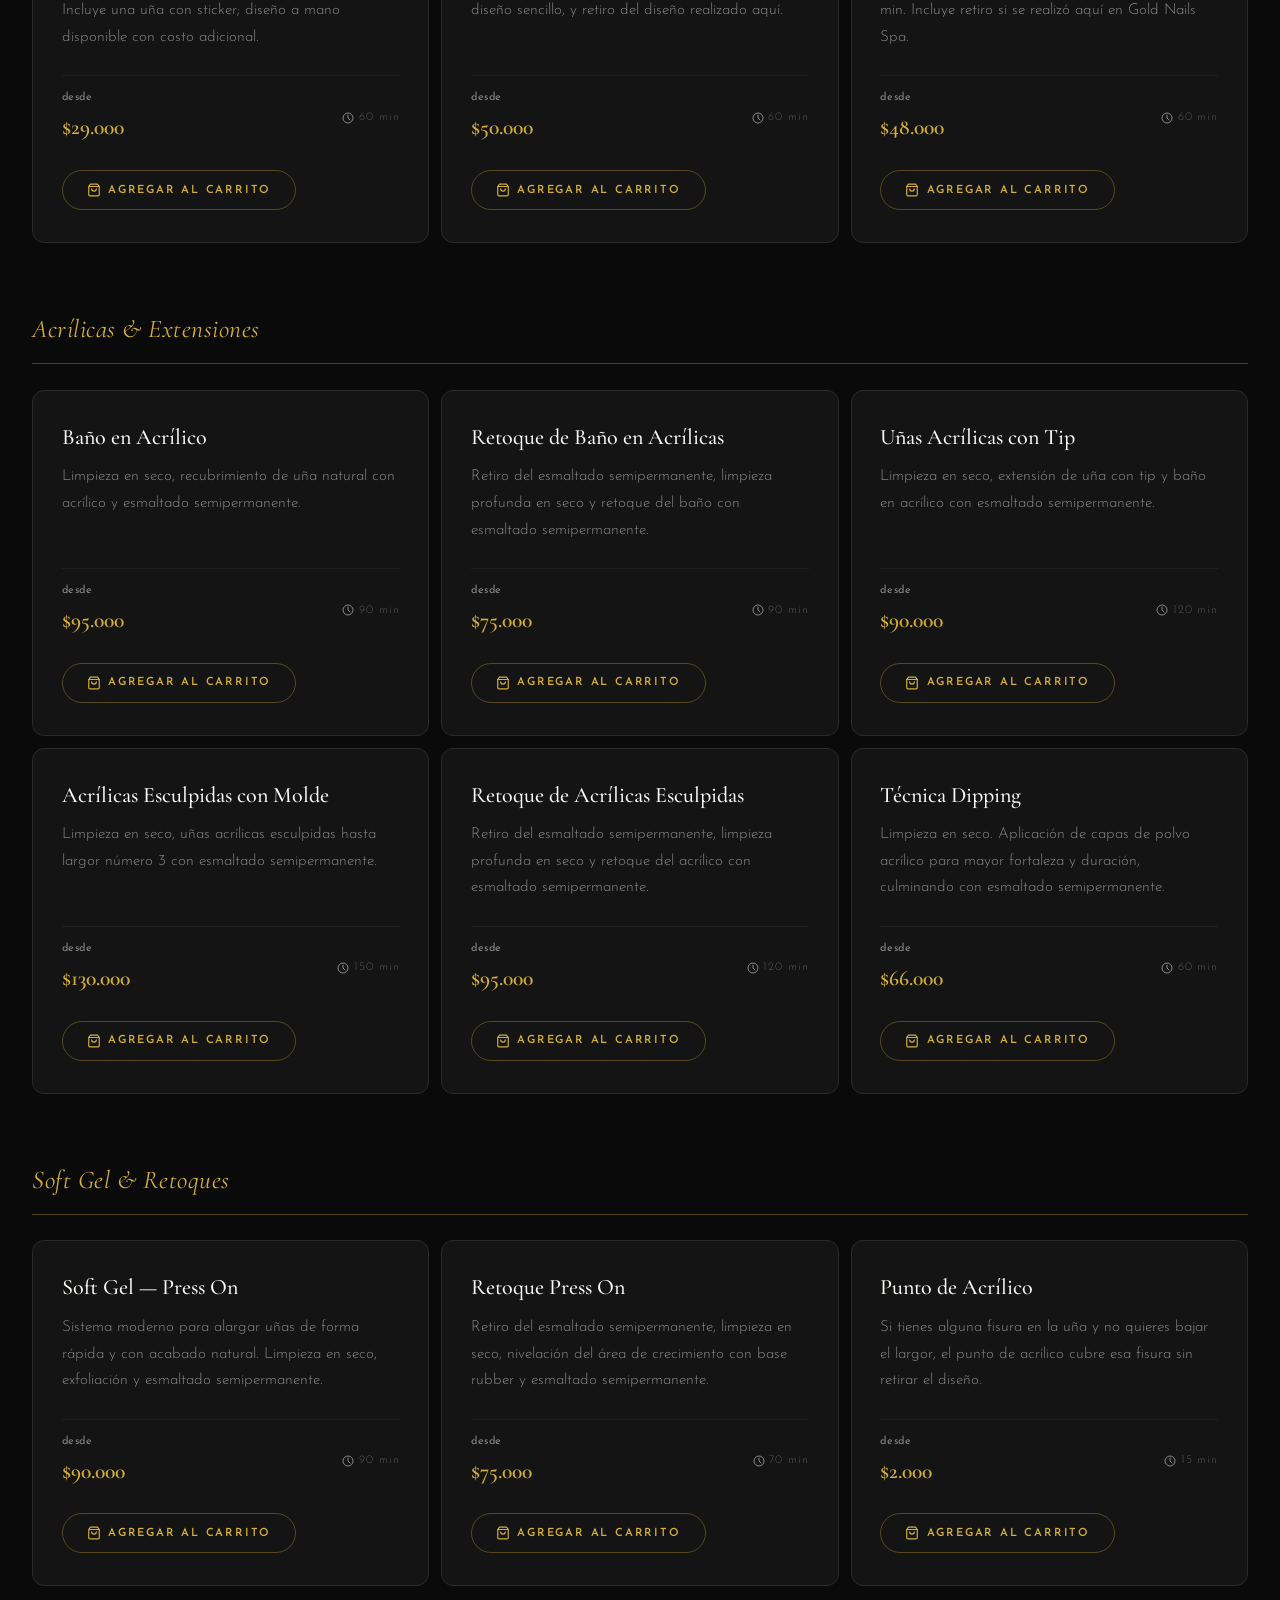
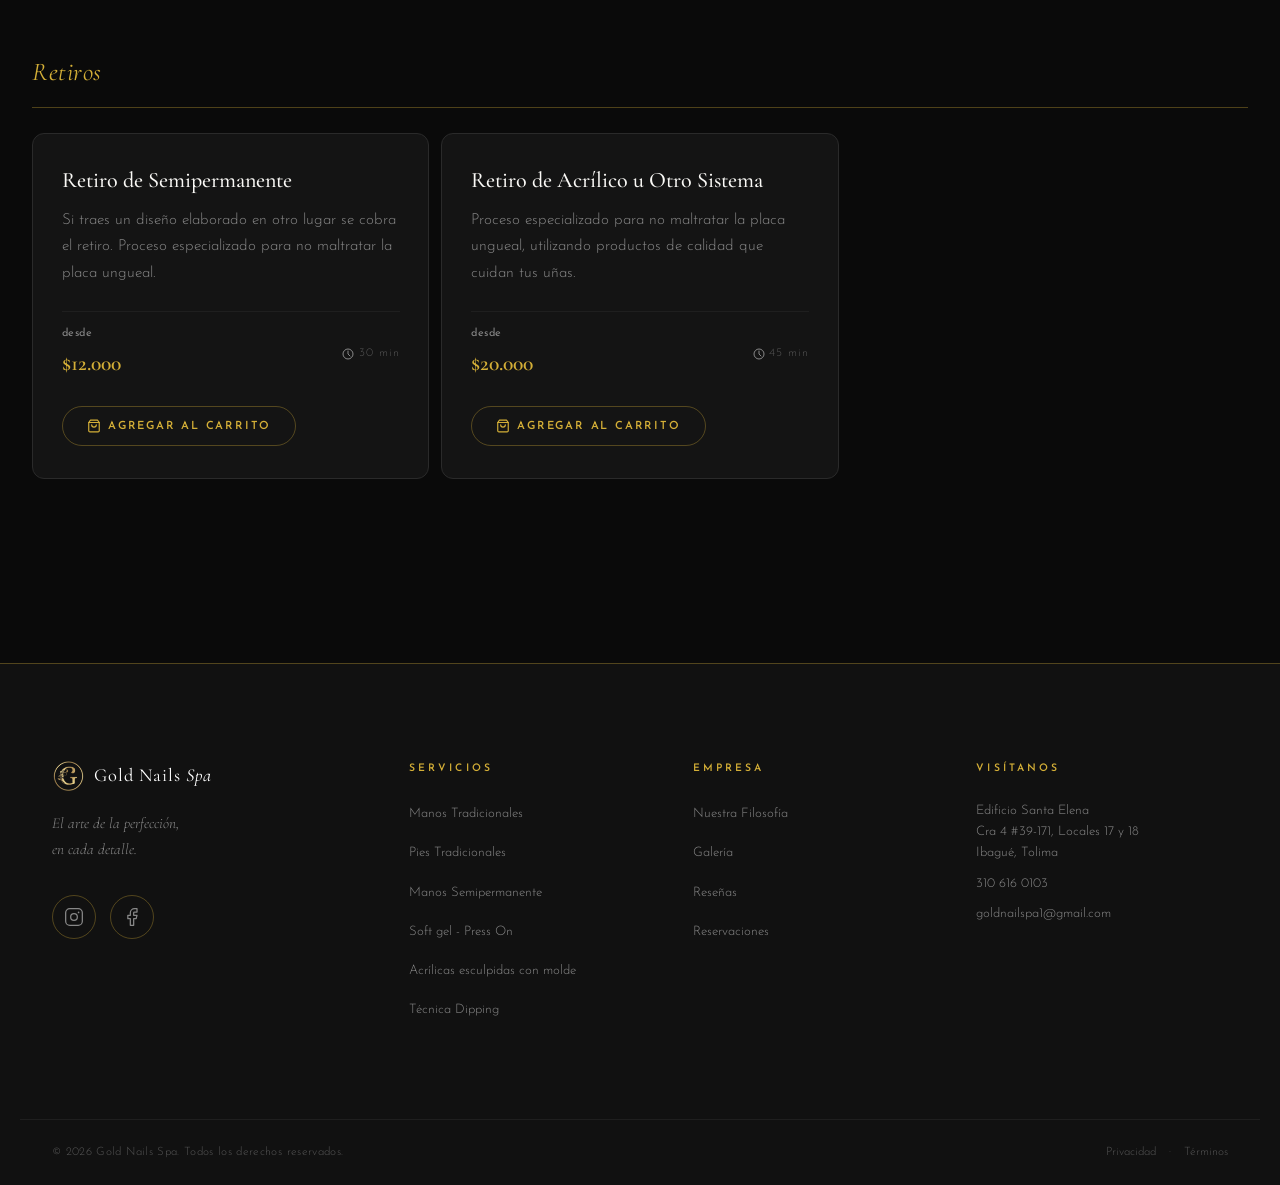
<file: services.html>
<!DOCTYPE html>
<html lang="es">
<head>
  <meta charset="UTF-8" />
  <meta name="viewport" content="width=device-width, initial-scale=1.0" />

  <!-- ═══ SEO: Title & Meta ═══ -->
  <title>Servicios de Manicure y Pedicura en Ibagué | Gold Nail Spa — Tolima</title>
  <meta name="description" content="Todos los servicios de Gold Nail Spa en Ibagué, Tolima: manicure, pedicura, uñas acrílicas, soft gel, nail art y más. Precios desde $20.000 COP. ¡Reserva tu cita hoy!" />
  <meta name="keywords" content="manicure Ibagué, pedicura Ibagué, uñas acrílicas Ibagué, soft gel Ibagué, nail art Ibagué, spa de uñas Ibagué Tolima, nail spa Ibagué" />
  <meta name="robots" content="index, follow" />
  <meta name="author" content="Gold Nail Spa" />
  <link rel="canonical" href="https://www.goldnailspa.com/services.html" />
  <link rel="alternate" hreflang="es-CO" href="https://www.goldnailspa.com/services.html" />
  <link rel="icon" href="logo.png" type="image/png" />
  <link rel="apple-touch-icon" href="logo.png" />

  <!-- ═══ Open Graph ═══ -->
  <meta property="og:type" content="website" />
  <meta property="og:url" content="https://www.goldnailspa.com/services.html" />
  <meta property="og:title" content="Servicios de Manicure y Pedicura en Ibagué | Gold Nail Spa" />
  <meta property="og:description" content="Manicure, pedicura, uñas acrílicas y gel en Ibagué, Tolima. Precios desde $20.000 COP. ¡Agenda tu cita hoy en Gold Nail Spa!" />
  <meta property="og:image" content="https://www.goldnailspa.com/background.png" />
  <meta property="og:locale" content="es_CO" />
  <meta property="og:site_name" content="Gold Nail Spa" />

  <!-- ═══ Twitter / X Card ═══ -->
  <meta name="twitter:card" content="summary_large_image" />
  <meta name="twitter:title" content="Servicios de Manicure y Pedicura en Ibagué | Gold Nail Spa" />
  <meta name="twitter:description" content="Manicure, pedicura y uñas acrílicas en Ibagué, Tolima. Precios desde $20.000 COP." />
  <meta name="twitter:image" content="https://www.goldnailspa.com/background.png" />

  <!-- ═══ JSON-LD: Service Page Schema ═══ -->
  <script type="application/ld+json">
  {
    "@context": "https://schema.org",
    "@type": "WebPage",
    "@id": "https://www.goldnailspa.com/services.html",
    "name": "Servicios de Manicure y Pedicura en Ibagué — Gold Nail Spa",
    "description": "Catálogo completo de servicios de nail spa en Ibagué, Tolima: manicure, pedicura, uñas acrílicas, soft gel y nail art.",
    "url": "https://www.goldnailspa.com/services.html",
    "inLanguage": "es-CO",
    "breadcrumb": {
      "@type": "BreadcrumbList",
      "itemListElement": [
        {
          "@type": "ListItem",
          "position": 1,
          "name": "Inicio",
          "item": "https://www.goldnailspa.com/"
        },
        {
          "@type": "ListItem",
          "position": 2,
          "name": "Servicios",
          "item": "https://www.goldnailspa.com/services.html"
        }
      ]
    },
    "isPartOf": {
      "@type": "WebSite",
      "@id": "https://www.goldnailspa.com/#website",
      "name": "Gold Nail Spa",
      "url": "https://www.goldnailspa.com/"
    },
    "provider": {
      "@id": "https://www.goldnailspa.com/#business"
    }
  }
  </script>

  <!-- ═══ Fonts ═══ -->
  <link rel="preconnect" href="https://fonts.googleapis.com" />
  <link rel="preconnect" href="https://fonts.gstatic.com" crossorigin />
  <link href="https://fonts.googleapis.com/css2?family=Cormorant+Garamond:ital,wght@0,300;0,400;0,500;0,600;1,300;1,400&family=Josefin+Sans:wght@200;300;400;600&display=swap" rel="stylesheet" />
  <link rel="stylesheet" href="styles.css" />
  <style>
    /* ── Page-specific overrides ── */
    .services-page-hero {
      background: var(--black);
      border-bottom: 1px solid var(--gold-border);
      padding: clamp(100px, 14vw, 160px) 2rem clamp(48px, 6vw, 72px);
      text-align: center;
    }
    .services-page-hero .back-link {
      display: inline-flex;
      align-items: center;
      gap: 0.5rem;
      font-family: var(--font-sans);
      font-size: 0.68rem;
      font-weight: 600;
      letter-spacing: 0.2em;
      text-transform: uppercase;
      color: var(--gold);
      margin-bottom: 2rem;
      transition: opacity 0.25s;
    }
    .services-page-hero .back-link:hover { opacity: 0.7; }
    .services-page-hero .back-link svg { flex-shrink: 0; }

    .services-all {
      background: var(--black);
      padding: clamp(48px, 6vw, 80px) 2rem clamp(64px, 10vw, 120px);
    }

    .services-category {
      max-width: var(--container);
      margin: 0 auto 4rem;
    }
    .services-category-title {
      font-family: var(--font-serif);
      font-size: 1.6rem;
      font-weight: 400;
      font-style: italic;
      letter-spacing: 0.02em;
      text-transform: none;
      color: var(--gold);
      margin-bottom: 1.6rem;
      padding-bottom: 0.8rem;
      border-bottom: 1px solid var(--gold-border);
    }

    .services-all-grid {
      display: grid;
      grid-template-columns: repeat(3, 1fr);
      gap: 12px;
    }

    .service-all-card {
      background: var(--black-card);
      border: 1px solid #2a2a2a;
      border-radius: 12px;
      padding: 2rem 1.8rem;
      display: flex;
      flex-direction: column;
      gap: 0.5rem;
      transition: background 0.3s, border-color 0.3s, transform 0.3s var(--ease-luxury),
                  box-shadow 0.3s var(--ease-luxury);
      position: relative;
      overflow: hidden;
    }
    .service-all-card::after {
      content: '';
      position: absolute;
      bottom: 0; left: 0;
      height: 2px; width: 0;
      background: linear-gradient(90deg, var(--gold), transparent);
      border-radius: 0 0 12px 12px;
      transition: width 0.5s var(--ease-luxury);
    }
    .service-all-card:hover {
      background: #1c1c1c;
      border-color: var(--gold);
      transform: translateY(-4px);
      box-shadow: 0 12px 48px rgba(212, 175, 55, 0.22), 0 0 0 1px rgba(212, 175, 55, 0.15);
    }
    .service-all-card:hover::after { width: 100%; }

    .sac-name {
      font-family: var(--font-serif);
      font-size: 1.38rem;
      font-weight: 500;
      color: var(--cream);
      line-height: 1.3;
      margin-bottom: 0.3rem;
    }
    .sac-desc {
      font-size: 0.95rem;
      color: var(--grey);
      line-height: 1.75;
      flex: 1;
    }
    .sac-meta {
      display: flex;
      align-items: center;
      justify-content: space-between;
      margin-top: 1rem;
      padding-top: 0.8rem;
      border-top: 1px solid #1f1f1f;
      flex-wrap: wrap;
      gap: 0.5rem;
    }
    .sac-price {
      font-family: var(--font-serif);
      font-size: 1.35rem;
      font-weight: 600;
      color: var(--gold);
    }
    .sac-price span {
      font-family: var(--font-sans);
      font-size: 0.68rem;
      font-weight: 400;
      color: var(--grey);
      letter-spacing: 0.05em;
      display: block;
      margin-bottom: 0.1rem;
    }
    .sac-duration {
      font-family: var(--font-sans);
      font-size: 0.72rem;
      color: var(--grey-light);
      letter-spacing: 0.08em;
      display: flex;
      align-items: center;
      gap: 0.3rem;
    }

    .services-page-cta {
      text-align: center;
      padding: 3rem 2rem 0;
      max-width: var(--container);
      margin: 0 auto;
    }
    .services-page-cta p {
      font-family: var(--font-serif);
      font-style: italic;
      color: var(--grey);
      font-size: 0.95rem;
      margin-bottom: 1.5rem;
    }

    @media (max-width: 900px) {
      .services-all-grid { grid-template-columns: repeat(2, 1fr); }
    }
    @media (max-width: 560px) {
      .services-all-grid { grid-template-columns: 1fr; }
    }
  </style>
</head>
<body>

  <!-- NAVIGATION -->
  <nav class="navbar scrolled" id="navbar" role="navigation" aria-label="Main navigation">
    <div class="nav-container">
      <a href="index.html#hero" class="nav-logo" aria-label="Gold Nails Spa Home">
        <span class="logo-icon">
          <img src="logo.png" alt="Gold Nails Spa logo" class="logo-img" />
        </span>
        <span class="logo-text">Gold Nails <em>Spa</em></span>
      </a>
      <ul class="nav-links" role="list">
        <li><a href="index.html#about">Filosofía</a></li>
        <li><a href="index.html#services">Servicios</a></li>
        <li><a href="index.html#gallery">Galería</a></li>
        <li><a href="index.html#testimonials">Reseñas</a></li>
        <li><a href="index.html#ubicacion">Ubicación</a></li>
      </ul>
      <button class="hamburger" id="hamburger" aria-label="Toggle menu" aria-expanded="false" aria-controls="mobile-menu">
        <span></span><span></span><span></span>
      </button>
    </div>
  </nav>

  <div class="mobile-backdrop" id="mobile-backdrop" aria-hidden="true"></div>
  <div class="mobile-menu" id="mobile-menu" role="dialog" aria-modal="true" aria-label="Menú de navegación">
    <div class="mobile-menu-header">
      <span class="mobile-menu-brand">Gold Nails <em>Spa</em></span>
      <button class="mobile-menu-close" id="mobile-menu-close" aria-label="Cerrar menú">
        <svg width="16" height="16" viewBox="0 0 16 16" fill="none" aria-hidden="true">
          <line x1="1" y1="1" x2="15" y2="15" stroke="currentColor" stroke-width="1.5" stroke-linecap="round"/>
          <line x1="15" y1="1" x2="1" y2="15" stroke="currentColor" stroke-width="1.5" stroke-linecap="round"/>
        </svg>
      </button>
    </div>
    <ul role="list">
      <li><a href="index.html#about">Filosofía</a></li>
      <li><a href="index.html#services">Servicios</a></li>
      <li><a href="index.html#gallery">Galería</a></li>
      <li><a href="index.html#testimonials">Reseñas</a></li>
      <li><a href="index.html#ubicacion">Ubicación</a></li>
    </ul>
    <div class="mobile-menu-footer">
      <p>Gold Nails Spa · Ibagué, Colombia</p>
    </div>
  </div>

  <!-- PAGE HERO -->
  <header class="services-page-hero">
    <p class="section-eyebrow">Catálogo Completo</p>
    <h1 class="section-title">Todos Nuestros<br /><em>Servicios — Agenda Ahora</em></h1>
  </header>

  <!-- ALL SERVICES -->
  <main class="services-all">

    <!-- MANOS -->
    <div class="services-category">
      <p class="services-category-title">Manos</p>
      <div class="services-all-grid">

        <div class="service-all-card" data-nombre="Manos Tradicionales" data-servicio-key="Manos Tradicionales" data-precio="24000" data-duracion="50">
          <h2 class="sac-name">Manos Tradicionales</h2>
          <p class="sac-desc">Limpieza profunda, exfoliación y esmaltado tradicional. Va incluida una uña con sticker; si desea un diseño a mano el precio varía entre $500 a $2.000.</p>
          <div class="sac-meta">
            <div class="sac-price"><span>desde</span>$24.000</div>
            <div class="sac-duration">
              <svg width="12" height="12" viewBox="0 0 12 12" fill="none" aria-hidden="true"><circle cx="6" cy="6" r="5" stroke="#888" stroke-width="1"/><path d="M6 3V6L8 8" stroke="#888" stroke-width="1" stroke-linecap="round"/></svg>
              50 min
            </div>
          </div>
          <button class="btn btn-ghost sac-add-btn" data-action="add-to-cart" aria-label="Agregar Manos Tradicionales al carrito"><svg class="sac-basket-icon" viewBox="0 0 24 24" stroke-width="2" stroke-linecap="round" stroke-linejoin="round" aria-hidden="true"><path d="M6 2 3 6v14a2 2 0 0 0 2 2h14a2 2 0 0 0 2-2V6l-3-4z"/><line x1="3" y1="6" x2="21" y2="6"/><path d="M16 10a4 4 0 0 1-8 0"/></svg><span class="sac-add-text">Agregar al carrito</span></button>
        </div>

        <div class="service-all-card" data-nombre="Manos Semipermanente — Mujeres" data-servicio-key="Manos Semipermanente - Mujeres" data-precio="52000" data-duracion="60">
          <h2 class="sac-name">Manos Semipermanente — Mujeres</h2>
          <p class="sac-desc">Limpieza profunda en seco con exfoliación y esmaltado en gel. Va incluida una uña decorada o un diseño sencillo, y adicional se incluye el retiro del diseño realizado aquí en el spa.</p>
          <div class="sac-meta">
            <div class="sac-price"><span>desde</span>$52.000</div>
            <div class="sac-duration">
              <svg width="12" height="12" viewBox="0 0 12 12" fill="none" aria-hidden="true"><circle cx="6" cy="6" r="5" stroke="#888" stroke-width="1"/><path d="M6 3V6L8 8" stroke="#888" stroke-width="1" stroke-linecap="round"/></svg>
              60 min
            </div>
          </div>
          <button class="btn btn-ghost sac-add-btn" data-action="add-to-cart" aria-label="Agregar Manos Semipermanente Mujeres al carrito"><svg class="sac-basket-icon" viewBox="0 0 24 24" stroke-width="2" stroke-linecap="round" stroke-linejoin="round" aria-hidden="true"><path d="M6 2 3 6v14a2 2 0 0 0 2 2h14a2 2 0 0 0 2-2V6l-3-4z"/><line x1="3" y1="6" x2="21" y2="6"/><path d="M16 10a4 4 0 0 1-8 0"/></svg><span class="sac-add-text">Agregar al carrito</span></button>
        </div>

        <div class="service-all-card" data-nombre="Manos Semipermanente con Base Rubber" data-servicio-key="Manos semipermanente con base rubber" data-precio="60000" data-duracion="80">
          <h2 class="sac-name">Manos Semipermanente con Base Rubber</h2>
          <p class="sac-desc">La base rubber nivela la uña y aporta dureza a las uñas frágiles. Limpieza profunda en seco con exfoliación y esmaltado en gel. Incluye una uña decorada o diseño sencillo.</p>
          <div class="sac-meta">
            <div class="sac-price"><span>desde</span>$60.000</div>
            <div class="sac-duration">
              <svg width="12" height="12" viewBox="0 0 12 12" fill="none" aria-hidden="true"><circle cx="6" cy="6" r="5" stroke="#888" stroke-width="1"/><path d="M6 3V6L8 8" stroke="#888" stroke-width="1" stroke-linecap="round"/></svg>
              80 min
            </div>
          </div>
          <button class="btn btn-ghost sac-add-btn" data-action="add-to-cart" aria-label="Agregar Manos Semipermanente Base Rubber al carrito"><svg class="sac-basket-icon" viewBox="0 0 24 24" stroke-width="2" stroke-linecap="round" stroke-linejoin="round" aria-hidden="true"><path d="M6 2 3 6v14a2 2 0 0 0 2 2h14a2 2 0 0 0 2-2V6l-3-4z"/><line x1="3" y1="6" x2="21" y2="6"/><path d="M16 10a4 4 0 0 1-8 0"/></svg><span class="sac-add-text">Agregar al carrito</span></button>
        </div>

        <div class="service-all-card" data-nombre="Manos Semipermanente — Hombres" data-servicio-key="Manos semipermanente - Hombres" data-precio="45000" data-duracion="50">
          <h2 class="sac-name">Manos Semipermanente — Hombres</h2>
          <p class="sac-desc">Limpieza profunda en seco con exfoliación y esmaltado en gel. Adicional se incluye el retiro si se lo realizaron aquí en Gold Nails Spa.</p>
          <div class="sac-meta">
            <div class="sac-price"><span>desde</span>$45.000</div>
            <div class="sac-duration">
              <svg width="12" height="12" viewBox="0 0 12 12" fill="none" aria-hidden="true"><circle cx="6" cy="6" r="5" stroke="#888" stroke-width="1"/><path d="M6 3V6L8 8" stroke="#888" stroke-width="1" stroke-linecap="round"/></svg>
              50 min
            </div>
          </div>
          <button class="btn btn-ghost sac-add-btn" data-action="add-to-cart" aria-label="Agregar Manos Semipermanente Hombres al carrito"><svg class="sac-basket-icon" viewBox="0 0 24 24" stroke-width="2" stroke-linecap="round" stroke-linejoin="round" aria-hidden="true"><path d="M6 2 3 6v14a2 2 0 0 0 2 2h14a2 2 0 0 0 2-2V6l-3-4z"/><line x1="3" y1="6" x2="21" y2="6"/><path d="M16 10a4 4 0 0 1-8 0"/></svg><span class="sac-add-text">Agregar al carrito</span></button>
        </div>

        <div class="service-all-card" data-nombre="Limpieza" data-servicio-key="Limpieza" data-precio="19000" data-duracion="30">
          <h2 class="sac-name">Limpieza</h2>
          <p class="sac-desc">Limpieza profunda y exfoliación de manos.</p>
          <div class="sac-meta">
            <div class="sac-price"><span>desde</span>$19.000</div>
            <div class="sac-duration">
              <svg width="12" height="12" viewBox="0 0 12 12" fill="none" aria-hidden="true"><circle cx="6" cy="6" r="5" stroke="#888" stroke-width="1"/><path d="M6 3V6L8 8" stroke="#888" stroke-width="1" stroke-linecap="round"/></svg>
              30 min
            </div>
          </div>
          <button class="btn btn-ghost sac-add-btn" data-action="add-to-cart" aria-label="Agregar Limpieza al carrito"><svg class="sac-basket-icon" viewBox="0 0 24 24" stroke-width="2" stroke-linecap="round" stroke-linejoin="round" aria-hidden="true"><path d="M6 2 3 6v14a2 2 0 0 0 2 2h14a2 2 0 0 0 2-2V6l-3-4z"/><line x1="3" y1="6" x2="21" y2="6"/><path d="M16 10a4 4 0 0 1-8 0"/></svg><span class="sac-add-text">Agregar al carrito</span></button>
        </div>

        <div class="service-all-card" data-nombre="Cambio de Esmalte" data-servicio-key="Cambio de Esmalte" data-precio="13000" data-duracion="20">
          <h2 class="sac-name">Cambio de Esmalte</h2>
          <p class="sac-desc">Cambio de esmalte tradicional.</p>
          <div class="sac-meta">
            <div class="sac-price"><span>desde</span>$13.000</div>
            <div class="sac-duration">
              <svg width="12" height="12" viewBox="0 0 12 12" fill="none" aria-hidden="true"><circle cx="6" cy="6" r="5" stroke="#888" stroke-width="1"/><path d="M6 3V6L8 8" stroke="#888" stroke-width="1" stroke-linecap="round"/></svg>
              20 min
            </div>
          </div>
          <button class="btn btn-ghost sac-add-btn" data-action="add-to-cart" aria-label="Agregar Cambio de Esmalte al carrito"><svg class="sac-basket-icon" viewBox="0 0 24 24" stroke-width="2" stroke-linecap="round" stroke-linejoin="round" aria-hidden="true"><path d="M6 2 3 6v14a2 2 0 0 0 2 2h14a2 2 0 0 0 2-2V6l-3-4z"/><line x1="3" y1="6" x2="21" y2="6"/><path d="M16 10a4 4 0 0 1-8 0"/></svg><span class="sac-add-text">Agregar al carrito</span></button>
        </div>

      </div>
    </div>

    <!-- PIES -->
    <div class="services-category">
      <p class="services-category-title">Pies</p>
      <div class="services-all-grid">

        <div class="service-all-card" data-nombre="Pies Tradicionales" data-servicio-key="Pies Tradicionales" data-precio="29000" data-duracion="60">
          <h2 class="sac-name">Pies Tradicionales</h2>
          <p class="sac-desc">Limpieza profunda, exfoliación, máquina masajeadora térmica 5 min y esmaltado tradicional. Incluye una uña con sticker; diseño a mano disponible con costo adicional.</p>
          <div class="sac-meta">
            <div class="sac-price"><span>desde</span>$29.000</div>
            <div class="sac-duration">
              <svg width="12" height="12" viewBox="0 0 12 12" fill="none" aria-hidden="true"><circle cx="6" cy="6" r="5" stroke="#888" stroke-width="1"/><path d="M6 3V6L8 8" stroke="#888" stroke-width="1" stroke-linecap="round"/></svg>
              60 min
            </div>
          </div>
          <button class="btn btn-ghost sac-add-btn" data-action="add-to-cart" aria-label="Agregar Pies Tradicionales al carrito"><svg class="sac-basket-icon" viewBox="0 0 24 24" stroke-width="2" stroke-linecap="round" stroke-linejoin="round" aria-hidden="true"><path d="M6 2 3 6v14a2 2 0 0 0 2 2h14a2 2 0 0 0 2-2V6l-3-4z"/><line x1="3" y1="6" x2="21" y2="6"/><path d="M16 10a4 4 0 0 1-8 0"/></svg><span class="sac-add-text">Agregar al carrito</span></button>
        </div>

        <div class="service-all-card" data-nombre="Pies Semipermanente — Mujeres" data-servicio-key="Pies semipermanente - Mujeres" data-precio="50000" data-duracion="60">
          <h2 class="sac-name">Pies Semipermanente — Mujeres</h2>
          <p class="sac-desc">Limpieza profunda en seco con exfoliación y esmaltado en gel. Incluye una uña decorada o diseño sencillo, y retiro del diseño realizado aquí.</p>
          <div class="sac-meta">
            <div class="sac-price"><span>desde</span>$50.000</div>
            <div class="sac-duration">
              <svg width="12" height="12" viewBox="0 0 12 12" fill="none" aria-hidden="true"><circle cx="6" cy="6" r="5" stroke="#888" stroke-width="1"/><path d="M6 3V6L8 8" stroke="#888" stroke-width="1" stroke-linecap="round"/></svg>
              60 min
            </div>
          </div>
          <button class="btn btn-ghost sac-add-btn" data-action="add-to-cart" aria-label="Agregar Pies Semipermanente Mujeres al carrito"><svg class="sac-basket-icon" viewBox="0 0 24 24" stroke-width="2" stroke-linecap="round" stroke-linejoin="round" aria-hidden="true"><path d="M6 2 3 6v14a2 2 0 0 0 2 2h14a2 2 0 0 0 2-2V6l-3-4z"/><line x1="3" y1="6" x2="21" y2="6"/><path d="M16 10a4 4 0 0 1-8 0"/></svg><span class="sac-add-text">Agregar al carrito</span></button>
        </div>

        <div class="service-all-card" data-nombre="Pies Semipermanente — Hombres" data-servicio-key="Pies semipermanente - Hombres" data-precio="48000" data-duracion="60">
          <h2 class="sac-name">Pies Semipermanente — Hombres</h2>
          <p class="sac-desc">Limpieza profunda en seco con exfoliación y esmaltado en gel, máquina masajeadora térmica 5 min. Incluye retiro si se realizó aquí en Gold Nails Spa.</p>
          <div class="sac-meta">
            <div class="sac-price"><span>desde</span>$48.000</div>
            <div class="sac-duration">
              <svg width="12" height="12" viewBox="0 0 12 12" fill="none" aria-hidden="true"><circle cx="6" cy="6" r="5" stroke="#888" stroke-width="1"/><path d="M6 3V6L8 8" stroke="#888" stroke-width="1" stroke-linecap="round"/></svg>
              60 min
            </div>
          </div>
          <button class="btn btn-ghost sac-add-btn" data-action="add-to-cart" aria-label="Agregar Pies Semipermanente Hombres al carrito"><svg class="sac-basket-icon" viewBox="0 0 24 24" stroke-width="2" stroke-linecap="round" stroke-linejoin="round" aria-hidden="true"><path d="M6 2 3 6v14a2 2 0 0 0 2 2h14a2 2 0 0 0 2-2V6l-3-4z"/><line x1="3" y1="6" x2="21" y2="6"/><path d="M16 10a4 4 0 0 1-8 0"/></svg><span class="sac-add-text">Agregar al carrito</span></button>
        </div>

      </div>
    </div>

    <!-- ACRÍLICAS & EXTENSIONES -->
    <div class="services-category">
      <p class="services-category-title">Acrílicas &amp; Extensiones</p>
      <div class="services-all-grid">

        <div class="service-all-card" data-nombre="Baño en Acrílico" data-servicio-key="Baño en acrílico" data-precio="95000" data-duracion="90">
          <h2 class="sac-name">Baño en Acrílico</h2>
          <p class="sac-desc">Limpieza en seco, recubrimiento de uña natural con acrílico y esmaltado semipermanente.</p>
          <div class="sac-meta">
            <div class="sac-price"><span>desde</span>$95.000</div>
            <div class="sac-duration">
              <svg width="12" height="12" viewBox="0 0 12 12" fill="none" aria-hidden="true"><circle cx="6" cy="6" r="5" stroke="#888" stroke-width="1"/><path d="M6 3V6L8 8" stroke="#888" stroke-width="1" stroke-linecap="round"/></svg>
              90 min
            </div>
          </div>
          <button class="btn btn-ghost sac-add-btn" data-action="add-to-cart" aria-label="Agregar Baño en Acrílico al carrito"><svg class="sac-basket-icon" viewBox="0 0 24 24" stroke-width="2" stroke-linecap="round" stroke-linejoin="round" aria-hidden="true"><path d="M6 2 3 6v14a2 2 0 0 0 2 2h14a2 2 0 0 0 2-2V6l-3-4z"/><line x1="3" y1="6" x2="21" y2="6"/><path d="M16 10a4 4 0 0 1-8 0"/></svg><span class="sac-add-text">Agregar al carrito</span></button>
        </div>

        <div class="service-all-card" data-nombre="Retoque de Baño en Acrílicas" data-servicio-key="Retoque de baño en acrílicas" data-precio="75000" data-duracion="90">
          <h2 class="sac-name">Retoque de Baño en Acrílicas</h2>
          <p class="sac-desc">Retiro del esmaltado semipermanente, limpieza profunda en seco y retoque del baño con esmaltado semipermanente.</p>
          <div class="sac-meta">
            <div class="sac-price"><span>desde</span>$75.000</div>
            <div class="sac-duration">
              <svg width="12" height="12" viewBox="0 0 12 12" fill="none" aria-hidden="true"><circle cx="6" cy="6" r="5" stroke="#888" stroke-width="1"/><path d="M6 3V6L8 8" stroke="#888" stroke-width="1" stroke-linecap="round"/></svg>
              90 min
            </div>
          </div>
          <button class="btn btn-ghost sac-add-btn" data-action="add-to-cart" aria-label="Agregar Retoque de Baño en Acrílicas al carrito"><svg class="sac-basket-icon" viewBox="0 0 24 24" stroke-width="2" stroke-linecap="round" stroke-linejoin="round" aria-hidden="true"><path d="M6 2 3 6v14a2 2 0 0 0 2 2h14a2 2 0 0 0 2-2V6l-3-4z"/><line x1="3" y1="6" x2="21" y2="6"/><path d="M16 10a4 4 0 0 1-8 0"/></svg><span class="sac-add-text">Agregar al carrito</span></button>
        </div>

        <div class="service-all-card" data-nombre="Uñas Acrílicas con Tip" data-servicio-key="Uñas acrílicas con tip" data-precio="90000" data-duracion="120">
          <h2 class="sac-name">Uñas Acrílicas con Tip</h2>
          <p class="sac-desc">Limpieza en seco, extensión de uña con tip y baño en acrílico con esmaltado semipermanente.</p>
          <div class="sac-meta">
            <div class="sac-price"><span>desde</span>$90.000</div>
            <div class="sac-duration">
              <svg width="12" height="12" viewBox="0 0 12 12" fill="none" aria-hidden="true"><circle cx="6" cy="6" r="5" stroke="#888" stroke-width="1"/><path d="M6 3V6L8 8" stroke="#888" stroke-width="1" stroke-linecap="round"/></svg>
              120 min
            </div>
          </div>
          <button class="btn btn-ghost sac-add-btn" data-action="add-to-cart" aria-label="Agregar Uñas Acrílicas con Tip al carrito"><svg class="sac-basket-icon" viewBox="0 0 24 24" stroke-width="2" stroke-linecap="round" stroke-linejoin="round" aria-hidden="true"><path d="M6 2 3 6v14a2 2 0 0 0 2 2h14a2 2 0 0 0 2-2V6l-3-4z"/><line x1="3" y1="6" x2="21" y2="6"/><path d="M16 10a4 4 0 0 1-8 0"/></svg><span class="sac-add-text">Agregar al carrito</span></button>
        </div>

        <div class="service-all-card" data-nombre="Acrílicas Esculpidas con Molde" data-servicio-key="Acrílicas esculpidas con molde" data-precio="130000" data-duracion="150">
          <h2 class="sac-name">Acrílicas Esculpidas con Molde</h2>
          <p class="sac-desc">Limpieza en seco, uñas acrílicas esculpidas hasta largor número 3 con esmaltado semipermanente.</p>
          <div class="sac-meta">
            <div class="sac-price"><span>desde</span>$130.000</div>
            <div class="sac-duration">
              <svg width="12" height="12" viewBox="0 0 12 12" fill="none" aria-hidden="true"><circle cx="6" cy="6" r="5" stroke="#888" stroke-width="1"/><path d="M6 3V6L8 8" stroke="#888" stroke-width="1" stroke-linecap="round"/></svg>
              150 min
            </div>
          </div>
          <button class="btn btn-ghost sac-add-btn" data-action="add-to-cart" aria-label="Agregar Acrílicas Esculpidas con Molde al carrito"><svg class="sac-basket-icon" viewBox="0 0 24 24" stroke-width="2" stroke-linecap="round" stroke-linejoin="round" aria-hidden="true"><path d="M6 2 3 6v14a2 2 0 0 0 2 2h14a2 2 0 0 0 2-2V6l-3-4z"/><line x1="3" y1="6" x2="21" y2="6"/><path d="M16 10a4 4 0 0 1-8 0"/></svg><span class="sac-add-text">Agregar al carrito</span></button>
        </div>

        <div class="service-all-card" data-nombre="Retoque de Acrílicas Esculpidas" data-servicio-key="Retoque de acrílicas esculpidas" data-precio="95000" data-duracion="120">
          <h2 class="sac-name">Retoque de Acrílicas Esculpidas</h2>
          <p class="sac-desc">Retiro del esmaltado semipermanente, limpieza profunda en seco y retoque del acrílico con esmaltado semipermanente.</p>
          <div class="sac-meta">
            <div class="sac-price"><span>desde</span>$95.000</div>
            <div class="sac-duration">
              <svg width="12" height="12" viewBox="0 0 12 12" fill="none" aria-hidden="true"><circle cx="6" cy="6" r="5" stroke="#888" stroke-width="1"/><path d="M6 3V6L8 8" stroke="#888" stroke-width="1" stroke-linecap="round"/></svg>
              120 min
            </div>
          </div>
          <button class="btn btn-ghost sac-add-btn" data-action="add-to-cart" aria-label="Agregar Retoque de Acrílicas Esculpidas al carrito"><svg class="sac-basket-icon" viewBox="0 0 24 24" stroke-width="2" stroke-linecap="round" stroke-linejoin="round" aria-hidden="true"><path d="M6 2 3 6v14a2 2 0 0 0 2 2h14a2 2 0 0 0 2-2V6l-3-4z"/><line x1="3" y1="6" x2="21" y2="6"/><path d="M16 10a4 4 0 0 1-8 0"/></svg><span class="sac-add-text">Agregar al carrito</span></button>
        </div>

        <div class="service-all-card" data-nombre="Técnica Dipping" data-servicio-key="Técnica Dipping" data-precio="66000" data-duracion="60">
          <h2 class="sac-name">Técnica Dipping</h2>
          <p class="sac-desc">Limpieza en seco. Aplicación de capas de polvo acrílico para mayor fortaleza y duración, culminando con esmaltado semipermanente.</p>
          <div class="sac-meta">
            <div class="sac-price"><span>desde</span>$66.000</div>
            <div class="sac-duration">
              <svg width="12" height="12" viewBox="0 0 12 12" fill="none" aria-hidden="true"><circle cx="6" cy="6" r="5" stroke="#888" stroke-width="1"/><path d="M6 3V6L8 8" stroke="#888" stroke-width="1" stroke-linecap="round"/></svg>
              60 min
            </div>
          </div>
          <button class="btn btn-ghost sac-add-btn" data-action="add-to-cart" aria-label="Agregar Técnica Dipping al carrito"><svg class="sac-basket-icon" viewBox="0 0 24 24" stroke-width="2" stroke-linecap="round" stroke-linejoin="round" aria-hidden="true"><path d="M6 2 3 6v14a2 2 0 0 0 2 2h14a2 2 0 0 0 2-2V6l-3-4z"/><line x1="3" y1="6" x2="21" y2="6"/><path d="M16 10a4 4 0 0 1-8 0"/></svg><span class="sac-add-text">Agregar al carrito</span></button>
        </div>

      </div>
    </div>

    <!-- SOFT GEL & RETOQUES -->
    <div class="services-category">
      <p class="services-category-title">Soft Gel &amp; Retoques</p>
      <div class="services-all-grid">

        <div class="service-all-card" data-nombre="Soft Gel — Press On" data-servicio-key="Soft gel - Press On" data-precio="90000" data-duracion="90">
          <h2 class="sac-name">Soft Gel — Press On</h2>
          <p class="sac-desc">Sistema moderno para alargar uñas de forma rápida y con acabado natural. Limpieza en seco, exfoliación y esmaltado semipermanente.</p>
          <div class="sac-meta">
            <div class="sac-price"><span>desde</span>$90.000</div>
            <div class="sac-duration">
              <svg width="12" height="12" viewBox="0 0 12 12" fill="none" aria-hidden="true"><circle cx="6" cy="6" r="5" stroke="#888" stroke-width="1"/><path d="M6 3V6L8 8" stroke="#888" stroke-width="1" stroke-linecap="round"/></svg>
              90 min
            </div>
          </div>
          <button class="btn btn-ghost sac-add-btn" data-action="add-to-cart" aria-label="Agregar Soft Gel Press On al carrito"><svg class="sac-basket-icon" viewBox="0 0 24 24" stroke-width="2" stroke-linecap="round" stroke-linejoin="round" aria-hidden="true"><path d="M6 2 3 6v14a2 2 0 0 0 2 2h14a2 2 0 0 0 2-2V6l-3-4z"/><line x1="3" y1="6" x2="21" y2="6"/><path d="M16 10a4 4 0 0 1-8 0"/></svg><span class="sac-add-text">Agregar al carrito</span></button>
        </div>

        <div class="service-all-card" data-nombre="Retoque Press On" data-servicio-key="Retoque Press On" data-precio="75000" data-duracion="70">
          <h2 class="sac-name">Retoque Press On</h2>
          <p class="sac-desc">Retiro del esmaltado semipermanente, limpieza en seco, nivelación del área de crecimiento con base rubber y esmaltado semipermanente.</p>
          <div class="sac-meta">
            <div class="sac-price"><span>desde</span>$75.000</div>
            <div class="sac-duration">
              <svg width="12" height="12" viewBox="0 0 12 12" fill="none" aria-hidden="true"><circle cx="6" cy="6" r="5" stroke="#888" stroke-width="1"/><path d="M6 3V6L8 8" stroke="#888" stroke-width="1" stroke-linecap="round"/></svg>
              70 min
            </div>
          </div>
          <button class="btn btn-ghost sac-add-btn" data-action="add-to-cart" aria-label="Agregar Retoque Press On al carrito"><svg class="sac-basket-icon" viewBox="0 0 24 24" stroke-width="2" stroke-linecap="round" stroke-linejoin="round" aria-hidden="true"><path d="M6 2 3 6v14a2 2 0 0 0 2 2h14a2 2 0 0 0 2-2V6l-3-4z"/><line x1="3" y1="6" x2="21" y2="6"/><path d="M16 10a4 4 0 0 1-8 0"/></svg><span class="sac-add-text">Agregar al carrito</span></button>
        </div>

        <div class="service-all-card" data-nombre="Punto de Acrílico" data-servicio-key="Punto de acrílico" data-precio="2000" data-duracion="15">
          <h2 class="sac-name">Punto de Acrílico</h2>
          <p class="sac-desc">Si tienes alguna fisura en la uña y no quieres bajar el largor, el punto de acrílico cubre esa fisura sin retirar el diseño.</p>
          <div class="sac-meta">
            <div class="sac-price"><span>desde</span>$2.000</div>
            <div class="sac-duration">
              <svg width="12" height="12" viewBox="0 0 12 12" fill="none" aria-hidden="true"><circle cx="6" cy="6" r="5" stroke="#888" stroke-width="1"/><path d="M6 3V6L8 8" stroke="#888" stroke-width="1" stroke-linecap="round"/></svg>
              15 min
            </div>
          </div>
          <button class="btn btn-ghost sac-add-btn" data-action="add-to-cart" aria-label="Agregar Punto de Acrílico al carrito"><svg class="sac-basket-icon" viewBox="0 0 24 24" stroke-width="2" stroke-linecap="round" stroke-linejoin="round" aria-hidden="true"><path d="M6 2 3 6v14a2 2 0 0 0 2 2h14a2 2 0 0 0 2-2V6l-3-4z"/><line x1="3" y1="6" x2="21" y2="6"/><path d="M16 10a4 4 0 0 1-8 0"/></svg><span class="sac-add-text">Agregar al carrito</span></button>
        </div>

      </div>
    </div>

    <!-- RETIROS -->
    <div class="services-category">
      <p class="services-category-title">Retiros</p>
      <div class="services-all-grid">

        <div class="service-all-card" data-nombre="Retiro de Semipermanente" data-servicio-key="Retiro de semipermanente" data-precio="12000" data-duracion="30">
          <h2 class="sac-name">Retiro de Semipermanente</h2>
          <p class="sac-desc">Si traes un diseño elaborado en otro lugar se cobra el retiro. Proceso especializado para no maltratar la placa ungueal.</p>
          <div class="sac-meta">
            <div class="sac-price"><span>desde</span>$12.000</div>
            <div class="sac-duration">
              <svg width="12" height="12" viewBox="0 0 12 12" fill="none" aria-hidden="true"><circle cx="6" cy="6" r="5" stroke="#888" stroke-width="1"/><path d="M6 3V6L8 8" stroke="#888" stroke-width="1" stroke-linecap="round"/></svg>
              30 min
            </div>
          </div>
          <button class="btn btn-ghost sac-add-btn" data-action="add-to-cart" aria-label="Agregar Retiro de Semipermanente al carrito"><svg class="sac-basket-icon" viewBox="0 0 24 24" stroke-width="2" stroke-linecap="round" stroke-linejoin="round" aria-hidden="true"><path d="M6 2 3 6v14a2 2 0 0 0 2 2h14a2 2 0 0 0 2-2V6l-3-4z"/><line x1="3" y1="6" x2="21" y2="6"/><path d="M16 10a4 4 0 0 1-8 0"/></svg><span class="sac-add-text">Agregar al carrito</span></button>
        </div>

        <div class="service-all-card" data-nombre="Retiro de Acrílico u Otro Sistema" data-servicio-key="Retiro de acrílico u otro sistema" data-precio="20000" data-duracion="45">
          <h2 class="sac-name">Retiro de Acrílico u Otro Sistema</h2>
          <p class="sac-desc">Proceso especializado para no maltratar la placa ungueal, utilizando productos de calidad que cuidan tus uñas.</p>
          <div class="sac-meta">
            <div class="sac-price"><span>desde</span>$20.000</div>
            <div class="sac-duration">
              <svg width="12" height="12" viewBox="0 0 12 12" fill="none" aria-hidden="true"><circle cx="6" cy="6" r="5" stroke="#888" stroke-width="1"/><path d="M6 3V6L8 8" stroke="#888" stroke-width="1" stroke-linecap="round"/></svg>
              45 min
            </div>
          </div>
          <button class="btn btn-ghost sac-add-btn" data-action="add-to-cart" aria-label="Agregar Retiro de Acrílico al carrito"><svg class="sac-basket-icon" viewBox="0 0 24 24" stroke-width="2" stroke-linecap="round" stroke-linejoin="round" aria-hidden="true"><path d="M6 2 3 6v14a2 2 0 0 0 2 2h14a2 2 0 0 0 2-2V6l-3-4z"/><line x1="3" y1="6" x2="21" y2="6"/><path d="M16 10a4 4 0 0 1-8 0"/></svg><span class="sac-add-text">Agregar al carrito</span></button>
        </div>

      </div>
    </div>

  </main>

  <!-- FOOTER -->
  <footer class="footer" role="contentinfo">
    <div class="footer-top">
      <div class="footer-brand">
        <a href="index.html#hero" class="nav-logo" aria-label="Gold Nails Spa">
          <span class="logo-icon">
            <img src="logo.png" alt="Gold Nails Spa logo" class="logo-img" />
          </span>
          <span class="logo-text">Gold Nails <em>Spa</em></span>
        </a>
        <p class="footer-tagline">El arte de la perfección,<br />en cada detalle.</p>
        <div class="footer-social" role="list" aria-label="Social media links">
          <a href="https://www.instagram.com/goldnailspa/" target="_blank" rel="noopener noreferrer" class="social-link" aria-label="Instagram" role="listitem">
            <svg width="20" height="20" viewBox="0 0 24 24" fill="none" stroke="currentColor" stroke-width="1.5" stroke-linecap="round" stroke-linejoin="round" aria-hidden="true"><rect x="2" y="2" width="20" height="20" rx="5"/><circle cx="12" cy="12" r="4"/><circle cx="17.5" cy="6.5" r="1" fill="currentColor" stroke="none"/></svg>
          </a>
          <a href="https://www.facebook.com/goldnailspa" target="_blank" rel="noopener noreferrer" class="social-link" aria-label="Facebook" role="listitem">
            <svg width="20" height="20" viewBox="0 0 24 24" fill="none" stroke="currentColor" stroke-width="1.5" stroke-linecap="round" stroke-linejoin="round" aria-hidden="true"><path d="M18 2h-3a5 5 0 0 0-5 5v3H7v4h3v8h4v-8h3l1-4h-4V7a1 1 0 0 1 1-1h3z"/></svg>
          </a>
        </div>
      </div>
      <nav class="footer-nav" aria-label="Footer navigation">
        <div class="footer-nav-col">
          <h4>Servicios</h4>
          <ul role="list">
            <li><a href="services.html">Manos Tradicionales</a></li>
            <li><a href="services.html">Pies Tradicionales</a></li>
            <li><a href="services.html">Manos Semipermanente</a></li>
            <li><a href="services.html">Soft gel - Press On</a></li>
            <li><a href="services.html">Acrílicas esculpidas con molde</a></li>
            <li><a href="services.html">Técnica Dipping</a></li>
          </ul>
        </div>
        <div class="footer-nav-col">
          <h4>Empresa</h4>
          <ul role="list">
            <li><a href="index.html#about">Nuestra Filosofía</a></li>
            <li><a href="index.html#gallery">Galería</a></li>
            <li><a href="index.html#testimonials">Reseñas</a></li>
            <li><a href="services.html">Reservaciones</a></li>
          </ul>
        </div>
        <div class="footer-nav-col">
          <h4>Visítanos</h4>
          <address>
            <p>Edificio Santa Elena<br />Cra 4 #39-171, Locales 17 y 18<br />Ibagué, Tolima</p>
            <p><a href="tel:+573106160103">310 616 0103</a></p>
            <p><a href="mailto:goldnailspa1@gmail.com">goldnailspa1@gmail.com</a></p>
          </address>
        </div>
      </nav>
    </div>
    <div class="footer-bottom">
      <p class="footer-legal">© <span id="current-year">2024</span> Gold Nails Spa. Todos los derechos reservados.</p>
      <div class="footer-legal-links">
        <a href="#">Privacidad</a>
        <span aria-hidden="true">·</span>
        <a href="#">Términos</a>
      </div>
    </div>
  </footer>

  <!-- ── CART FAB ── -->
  <button class="cart-fab" id="cartFab" aria-label="Ver carrito de reserva" aria-expanded="false" hidden>
    <svg width="22" height="22" viewBox="0 0 24 24" fill="none" stroke="currentColor" stroke-width="1.5" stroke-linecap="round" stroke-linejoin="round" aria-hidden="true">
      <circle cx="9" cy="21" r="1"/><circle cx="20" cy="21" r="1"/>
      <path d="M1 1h4l2.68 13.39a2 2 0 0 0 2 1.61h9.72a2 2 0 0 0 2-1.61L23 6H6"/>
    </svg>
    <span class="cart-fab-badge" id="cartBadge">0</span>
  </button>

  <!-- ── CART PANEL ── -->
  <aside class="cart-panel" id="cartPanel" role="dialog" aria-modal="true" aria-label="Tu reserva" hidden>

    <div class="cart-panel-header">
      <p class="section-eyebrow" style="margin:0;font-size:0.6rem">Tu Reserva</p>
      <button class="cart-close" id="cartClose" aria-label="Cerrar carrito">
        <svg width="16" height="16" viewBox="0 0 16 16" fill="none" stroke="currentColor" stroke-width="1.5" stroke-linecap="round" aria-hidden="true">
          <path d="M1 1l14 14M15 1L1 15"/>
        </svg>
      </button>
    </div>

    <div class="cart-panel-body" id="cartPanelBody">

      <!-- Section 1: Services list + totals -->
      <section class="cart-section" aria-label="Servicios seleccionados">
        <p class="cart-section-label" id="cartServicesLabel">Servicios</p>
        <ul class="cart-items-list" id="cartItemsList" role="list" aria-live="polite" aria-labelledby="cartServicesLabel"></ul>
        <div class="cart-totals" id="cartTotals"></div>
      </section>

      <!-- Section 2: Date + time -->
      <section class="cart-section" aria-label="Fecha y hora">
        <p class="cart-section-label">Fecha de la cita</p>
        <div class="form-group cart-form-group">
          <input type="date" id="cartDate" name="cartDate" required placeholder=" " />
          <label for="cartDate">Selecciona una fecha</label>
          <span class="form-line" aria-hidden="true"></span>
        </div>
        <button class="btn btn-outline btn-full cart-search-btn" id="cartSearchBtn" disabled aria-label="Buscar horarios disponibles">
          <span class="btn-text" id="cartSearchBtnText">Buscar horas disponibles</span>
        </button>
        <span class="cart-inline-error" id="cartSearchError" hidden></span>
        <div class="cart-timeslots" id="cartTimeslots" hidden>
          <p class="cart-section-label" style="margin-top:1.2rem">Horarios disponibles</p>
          <div class="cart-timeslots-grid" id="cartTimeslotsGrid" role="group" aria-label="Selecciona un horario"></div>
        </div>
      </section>

      <!-- Section 3: Client form -->
      <section class="cart-section" aria-label="Tus datos">
        <p class="cart-section-label">Tus datos</p>
        <div class="form-group cart-form-group">
          <input type="text" id="cartNombre" name="cartNombre" required autocomplete="name" placeholder=" " />
          <label for="cartNombre">Nombre Completo</label>
          <span class="form-line" aria-hidden="true"></span>
        </div>
        <div class="form-group cart-form-group">
          <input type="tel" id="cartWhatsapp" name="cartWhatsapp" required autocomplete="tel" placeholder=" " />
          <label for="cartWhatsapp">WhatsApp (p.ej. +573001234567)</label>
          <span class="form-line" aria-hidden="true"></span>
        </div>
        <div class="form-group cart-form-group">
          <input type="email" id="cartEmail" name="cartEmail" required autocomplete="email" placeholder=" " />
          <label for="cartEmail">Correo Electrónico</label>
          <span class="form-line" aria-hidden="true"></span>
        </div>
        <fieldset class="cart-payment-fieldset">
          <legend class="cart-section-label">Método de pago</legend>
          <div class="cart-payment-options">
            <label class="cart-payment-option">
              <input type="radio" name="cartPago" value="Efectivo" />
              <span class="cart-payment-pill">Efectivo</span>
            </label>
            <label class="cart-payment-option">
              <input type="radio" name="cartPago" value="Transferencia" />
              <span class="cart-payment-pill">Transferencia bancaria</span>
            </label>
          </div>
        </fieldset>
      </section>

      <!-- Submit -->
      <div class="cart-submit-wrap">
        <span class="cart-inline-error" id="cartConfirmError" hidden></span>
        <button class="btn btn-gold btn-full" id="cartConfirmBtn" aria-label="Confirmar cita">
          <span class="btn-text">Confirmar Cita</span>
        </button>
      </div>

    </div><!-- /cart-panel-body -->

    <!-- Loading overlay -->
    <div class="cart-loading-overlay" id="cartLoadingOverlay" hidden aria-live="assertive" aria-label="Cargando">
      <div class="cart-spinner" aria-hidden="true"></div>
      <p class="cart-loading-text" id="cartLoadingText">Cargando...</p>
    </div>

    <!-- Success screen -->
    <div class="cart-success-screen" id="cartSuccessScreen" hidden>
      <canvas class="cart-fireworks-canvas" id="cartFireworksCanvas" aria-hidden="true"></canvas>
      <div class="cart-success-inner">
        <div class="cart-success-icon" aria-hidden="true">
          <svg width="56" height="56" viewBox="0 0 56 56" fill="none" stroke="var(--gold)" stroke-width="1.4" stroke-linecap="round" stroke-linejoin="round">
            <circle cx="28" cy="28" r="26"/>
            <path d="M17 28l8 8 14-16"/>
          </svg>
        </div>
        <p class="section-eyebrow" style="margin:0 0 0.6rem;font-size:0.65rem">Reserva Confirmada</p>
        <h2 class="cart-success-title">¡Nos vemos pronto!</h2>
        <p class="cart-success-msg" id="cartSuccessMsg">Tu cita ha sido agendada. Te enviaremos la confirmación a tu WhatsApp.</p>
        <a href="index.html" class="btn btn-ghost cart-success-btn" id="cartSuccessClose">Volver</a>
      </div>
    </div>

  </aside>

  <!-- Backdrop -->
  <div class="cart-backdrop" id="cartBackdrop" hidden aria-hidden="true"></div>

  <!-- Servicios sync: must load before initCart so data-precio/data-duracion are current -->
  <script src="services-sync.js"></script>
  <!-- Juega y Gana: must load before initCart so window.GNSVoucher is available -->
  <script src="game.js"></script>

  <script>
    /* ── Hamburger menu ── */
    (function() {
      const hamburger = document.getElementById('hamburger');
      const mobileMenu = document.getElementById('mobile-menu');
      const backdrop   = document.getElementById('mobile-backdrop');
      const closeBtn   = document.getElementById('mobile-menu-close');
      if (!hamburger || !mobileMenu) return;

      const toggle = (open) => {
        hamburger.classList.toggle('open', open);
        mobileMenu.classList.toggle('open', open);
        hamburger.setAttribute('aria-expanded', String(open));
        if (backdrop) backdrop.classList.toggle('open', open);
        if (!document.body.classList.contains('cart-panel-open')) {
          document.body.style.overflow = open ? 'hidden' : '';
        }
      };

      hamburger.addEventListener('click', () => toggle(!hamburger.classList.contains('open')));
      if (closeBtn)  closeBtn.addEventListener('click', () => toggle(false));
      if (backdrop)  backdrop.addEventListener('click', () => toggle(false));
      mobileMenu.querySelectorAll('a').forEach(l => l.addEventListener('click', () => toggle(false)));
      document.addEventListener('keydown', (e) => { if (e.key === 'Escape') toggle(false); });
    })();

    /* ── Footer year ── */
    const yr = document.getElementById('current-year');
    if (yr) yr.textContent = new Date().getFullYear();

    /* ══════════════════════════════════════════════
       CART MODULE
    ══════════════════════════════════════════════ */
    (function initCart() {
      'use strict';

      /* ── Webhook URLs — n8n production endpoints ── */
      const URL_N8N_BUSQUEDA = 'https://n8n-production-5920.up.railway.app/webhook/busqueda-horarios';
      const URL_N8N_AGENDAR  = 'https://n8n-production-5920.up.railway.app/webhook/agendar-cita';

      /* ── State ── */
      const state = {
        items: [],          // [{id, nombre, precio, duracion}]
        selectedDate: null, // 'YYYY-MM-DD'
        selectedTime: null, // 'HH:MM'
        availableSlots: [], // ['09:00', '10:30', ...]
        searching: false,
        confirming: false
      };
      let nextId = 0;

      /* ── DOM cache ── */
      const $ = id => document.getElementById(id);
      const dom = {
        fab:            $('cartFab'),
        badge:          $('cartBadge'),
        panel:          $('cartPanel'),
        backdrop:       $('cartBackdrop'),
        closeBtn:       $('cartClose'),
        itemsList:      $('cartItemsList'),
        totals:         $('cartTotals'),
        dateInput:      $('cartDate'),
        searchBtn:      $('cartSearchBtn'),
        searchBtnText:  $('cartSearchBtnText'),
        searchError:    $('cartSearchError'),
        timeslots:      $('cartTimeslots'),
        timeslotsGrid:  $('cartTimeslotsGrid'),
        loadingOverlay: $('cartLoadingOverlay'),
        loadingText:    $('cartLoadingText'),
        confirmBtn:     $('cartConfirmBtn'),
        confirmError:   $('cartConfirmError'),
        successScreen:  $('cartSuccessScreen'),
        successMsg:     $('cartSuccessMsg'),
        successClose:   $('cartSuccessClose'),
        nombreInput:    $('cartNombre'),
        whatsappInput:  $('cartWhatsapp'),
        emailInput:     $('cartEmail')
      };

      /* ── Formatters ── */
      function formatCOP(n) {
        return '$' + n.toLocaleString('es-CO');
      }
      function formatDur(m) {
        if (m < 60) return m + ' min';
        const h = Math.floor(m / 60);
        const r = m % 60;
        return r ? h + 'h ' + r + 'min' : h + 'h';
      }

      /* ── Totals ── */
      function getTotalPrice()    { return state.items.reduce((s, i) => s + i.precio, 0); }
      function getTotalDuration() { return state.items.reduce((s, i) => s + i.duracion, 0); }

      /* ── Render items list ── */
      function renderItems() {
        if (state.items.length === 0) {
          dom.itemsList.innerHTML = '<li style="font-family:var(--font-sans);font-size:0.82rem;color:var(--grey-light);padding:1.2rem 0;letter-spacing:0.04em">Ningún servicio seleccionado aún.</li>';
          dom.totals.innerHTML = '';
          return;
        }
        dom.itemsList.innerHTML = state.items.map(item => `
          <li class="cart-item" data-id="${item.id}">
            <span class="cart-item-name">${item.nombre}</span>
            <span class="cart-item-price">${formatCOP(item.precio)}</span>
            <span class="cart-item-duration">${formatDur(item.duracion)}</span>
            <div class="cart-item-actions">
              <button class="cart-item-btn remove-btn" data-action="remove" data-id="${item.id}" aria-label="Eliminar ${item.nombre}">Eliminar</button>
            </div>
          </li>
        `).join('');

        const subtotal   = getTotalPrice();
        const hasVoucher = window.GNSVoucher && window.GNSVoucher.isValid();
        const discount   = hasVoucher ? window.GNSVoucher.AMOUNT : 0;
        const finalTotal = subtotal - discount;

        if (hasVoucher) {
          const remaining = window.GNSVoucher.getExpiry() - Date.now();
          const urgent    = remaining <= 5 * 60 * 1000;
          const fmtTime   = window.GNSVoucher.formatCountdown(remaining);
          dom.totals.innerHTML = `
            <div style="width:100%">
              <div style="display:flex;justify-content:space-between;align-items:center">
                <div>
                  <p class="cart-total-label">Subtotal</p>
                  <p class="cart-total-price" style="font-size:1.1rem;color:var(--cream-dim)">${formatCOP(subtotal)}</p>
                </div>
                <div style="text-align:right">
                  <p class="cart-total-label">Duración total</p>
                  <p class="cart-total-duration">${formatDur(getTotalDuration())}</p>
                </div>
              </div>
              <div class="gns-cart-voucher-block">
                <div class="gns-cart-discount-row">
                  <span class="gns-cart-discount-label">🎮 Bono Juega y Gana</span>
                  <span class="gns-cart-discount-amount">−${formatCOP(discount)}</span>
                </div>
                <div class="gns-cart-final-row">
                  <div>
                    <p class="cart-total-label">Total a pagar</p>
                    <p class="cart-total-price">${formatCOP(finalTotal)}</p>
                  </div>
                  <div style="text-align:right">
                    <p class="cart-total-label">Bono expira en</p>
                    <p class="gns-cart-countdown${urgent ? ' gns-urgent' : ''}" id="cartVoucherCountdown">${fmtTime}</p>
                  </div>
                </div>
              </div>
            </div>
          `;
        } else {
          dom.totals.innerHTML = `
            <div>
              <p class="cart-total-label">Total a pagar</p>
              <p class="cart-total-price">${formatCOP(subtotal)}</p>
            </div>
            <div style="text-align:right">
              <p class="cart-total-label">Duración total</p>
              <p class="cart-total-duration">${formatDur(getTotalDuration())}</p>
            </div>
          `;
        }
      }

      /* ── Render time slots ── */
      function renderTimeslots(slots) {
        dom.timeslotsGrid.innerHTML = slots.map(slot => `
          <button class="cart-timeslot-pill${state.selectedTime === slot ? ' selected' : ''}"
                  data-action="select-time" data-time="${slot}"
                  aria-pressed="${state.selectedTime === slot}">${slot}</button>
        `).join('');
        dom.timeslots.hidden = false;
      }

      /* ── Update FAB badge ── */
      function updateFAB() {
        const count = state.items.length;
        dom.badge.textContent = count;
        dom.fab.hidden = count === 0;
        if (count === 0 && dom.panel.classList.contains('cart-open')) {
          closePanel();
        }
      }

      /* ── Open panel ── */
      function openPanel() {
        if (dom.panel.classList.contains('cart-open')) return;
        dom.panel.hidden = false;
        dom.backdrop.hidden = false;
        // Force reflow so CSS transition fires
        dom.panel.getBoundingClientRect();
        dom.panel.classList.add('cart-open');
        dom.backdrop.classList.add('cart-open');
        dom.fab.setAttribute('aria-expanded', 'true');
        document.body.classList.add('cart-panel-open');
        document.body.style.overflow = ''; // let the class handle it
        dom.closeBtn.focus();
      }

      /* ── Close panel ── */
      function closePanel() {
        dom.panel.classList.remove('cart-open');
        dom.backdrop.classList.remove('cart-open');
        dom.fab.setAttribute('aria-expanded', 'false');
        document.body.classList.remove('cart-panel-open');
        dom.panel.addEventListener('transitionend', function handler() {
          dom.panel.removeEventListener('transitionend', handler);
          if (!dom.panel.classList.contains('cart-open')) {
            dom.panel.hidden = true;
            dom.backdrop.hidden = true;
          }
        });
      }

      /* ── Add to cart ── */
      function addToCart(nombre, precio, duracion) {
        state.items.push({ id: nextId++, nombre, precio, duracion });
        renderItems();
        updateFAB();
        openPanel();
      }

      /* ── Remove from cart ── */
      function removeFromCart(id) {
        state.items = state.items.filter(i => i.id !== +id);
        renderItems();
        updateFAB();
      }

      /* ── Add again (same service) ── */
      function addAgain(id) {
        const src = state.items.find(i => i.id === +id);
        if (src) addToCart(src.nombre, src.precio, src.duracion);
      }

      /* ── Flash "Agregado" feedback on card button ── */
      function flashAddedFeedback(btn) {
        const label = btn.querySelector('.sac-add-text') || btn;
        const orig = label.textContent;
        label.textContent = '✓ Agregado';
        btn.classList.add('added');
        setTimeout(() => {
          label.textContent = orig;
          btn.classList.remove('added');
        }, 1400);
      }

      /* ── Date handling ── */
      (function setDateMin() {
        const tomorrow = new Date();
        tomorrow.setDate(tomorrow.getDate() + 1);
        dom.dateInput.min = tomorrow.toISOString().split('T')[0];
      })();

      function handleDateChange() {
        const val = dom.dateInput.value;
        if (!val) {
          state.selectedDate = null;
          dom.searchBtn.disabled = true;
          return;
        }
        const today = new Date();
        today.setHours(0, 0, 0, 0);
        const chosen = new Date(val + 'T00:00:00');
        if (chosen <= today) {
          state.selectedDate = null;
          dom.searchBtn.disabled = true;
          return;
        }
        state.selectedDate = val;
        dom.searchBtn.disabled = state.items.length === 0;
        // Reset slots when date changes
        state.selectedTime = null;
        state.availableSlots = [];
        dom.timeslots.hidden = true;
        dom.timeslotsGrid.innerHTML = '';
        hideError(dom.searchError);
      }

      /* ── Time slot selection ── */
      function handleTimeSelect(time) {
        state.selectedTime = time;
        dom.timeslotsGrid.querySelectorAll('.cart-timeslot-pill').forEach(pill => {
          const isSelected = pill.dataset.time === time;
          pill.classList.toggle('selected', isSelected);
          pill.setAttribute('aria-pressed', String(isSelected));
        });
      }

      /* ── Loading overlay helpers ── */
      function showLoading(msg) {
        dom.loadingText.textContent = msg;
        dom.loadingOverlay.hidden = false;
      }
      function hideLoading() {
        dom.loadingOverlay.hidden = true;
      }

      /* ── Inline error helpers ── */
      function showError(el, msg) {
        el.textContent = msg;
        el.hidden = false;
      }
      function hideError(el) {
        el.hidden = true;
        el.textContent = '';
      }

      /* ── Highlight invalid input ── */
      function highlightError(input) {
        input.classList.add('input-error');
        input.addEventListener('input', () => { input.classList.remove('input-error'); }, { once: true });
      }

      /* ── Webhook 1: Search available slots ── */
      async function handleSearch() {
        if (state.searching || !state.selectedDate || state.items.length === 0) return;
        state.searching = true;
        hideError(dom.searchError);

        // Spinner in button
        dom.searchBtn.disabled = true;
        dom.searchBtnText.innerHTML = '<span class="cart-spinner-inline" aria-hidden="true"></span> Revisando la agenda de las manicuristas...';

        try {
          const res = await fetch(URL_N8N_BUSQUEDA, {
            method: 'POST',
            headers: { 'Content-Type': 'application/json' },
            body: JSON.stringify({
              date: state.selectedDate,
              duration_minutes: getTotalDuration()
            })
          });
          if (!res.ok) throw new Error('HTTP ' + res.status);
          const raw = await res.json();
          const slots = Array.isArray(raw) ? raw : (raw.slots || []);
          state.availableSlots = slots;
          if (slots.length === 0) {
            dom.timeslotsGrid.innerHTML = '<p class="cart-no-slots">No hay espacios disponibles para esta fecha. Prueba con otro día.</p>';
            dom.timeslots.hidden = false;
          } else {
            renderTimeslots(slots);
          }
        } catch (err) {
          showError(dom.searchError, 'No se pudo conectar. Verifica tu conexión e intenta de nuevo.');
        } finally {
          state.searching = false;
          dom.searchBtnText.textContent = 'Buscar horas disponibles';
          dom.searchBtn.disabled = false;
        }
      }

      /* ── Form validation ── */
      function validateForm() {
        let valid = true;
        if (state.items.length === 0) valid = false;
        if (!state.selectedDate) { highlightError(dom.dateInput); valid = false; }
        if (!state.selectedTime) {
          // Flash timeslots section if it's visible
          if (!dom.timeslots.hidden) {
            dom.timeslotsGrid.classList.add('grid-error');
            setTimeout(() => { dom.timeslotsGrid.classList.remove('grid-error'); }, 2000);
          }
          valid = false;
        }
        [dom.nombreInput, dom.whatsappInput, dom.emailInput].forEach(input => {
          if (!input.value.trim()) { highlightError(input); valid = false; }
        });
        const pago = document.querySelector('input[name="cartPago"]:checked');
        if (!pago) valid = false;
        return valid;
      }

      /* ── Webhook 2: Confirm appointment ── */
      async function handleConfirm() {
        if (state.confirming) return;
        hideError(dom.confirmError);

        if (!validateForm()) {
          showError(dom.confirmError, 'Por favor completa todos los campos: fecha, horario, datos y método de pago.');
          return;
        }

        state.confirming = true;
        dom.confirmBtn.disabled = true;
        showLoading('Confirmando tu cita...');

        // Final voucher re-validation at submit time
        const voucherValid    = window.GNSVoucher && window.GNSVoucher.isValid();
        const voucherDiscount = voucherValid ? window.GNSVoucher.AMOUNT : 0;
        const finalPrice      = getTotalPrice() - voucherDiscount;

        const pago = document.querySelector('input[name="cartPago"]:checked');
        const payload = {
          client: {
            name:           dom.nombreInput.value.trim(),
            phone:          dom.whatsappInput.value.trim(),
            email:          dom.emailInput.value.trim(),
            payment_method: pago ? pago.value : ''
          },
          appointment: {
            date:                   state.selectedDate,
            time:                   state.selectedTime,
            total_duration_minutes: getTotalDuration(),
            total_price:            finalPrice
          },
          services: state.items.map(i => ({ name: i.nombre, price: i.precio })),
          ...(voucherValid && {
            voucher: {
              type:           'juega_y_gana',
              discount:       voucherDiscount,
              original_price: getTotalPrice()
            }
          })
        };

        try {
          const res = await fetch(URL_N8N_AGENDAR, {
            method: 'POST',
            headers: { 'Content-Type': 'application/json' },
            body: JSON.stringify(payload)
          });
          if (!res.ok) throw new Error('HTTP ' + res.status);
          hideLoading();
          showSuccess(payload.client.name);
          // Consume the voucher on successful booking
          if (voucherValid && window.GNSVoucher) window.GNSVoucher.clear();
        } catch (err) {
          hideLoading();
          showError(dom.confirmError, 'No se pudo confirmar la cita. Intenta de nuevo o contáctanos por WhatsApp.');
        } finally {
          state.confirming = false;
          dom.confirmBtn.disabled = false;
        }
      }

      /* ── Success screen ── */
      function showSuccess(nombre) {
        dom.successMsg.textContent =
          'Tu cita ha sido agendada, ' + nombre + '. Te enviaremos la confirmación a tu WhatsApp.';
        dom.successScreen.hidden = false;
        launchFireworks();
      }

      function launchFireworks() {
        if (window.matchMedia('(prefers-reduced-motion: reduce)').matches) return;
        var canvas = document.getElementById('cartFireworksCanvas');
        var ctx = canvas.getContext('2d');
        var parent = canvas.parentElement;
        canvas.width  = parent.offsetWidth;
        canvas.height = parent.offsetHeight;
        var W = canvas.width, H = canvas.height;
        var particles = [];
        var colors = ['#D4AF37','#E8C84A','#FAF9F6','#f0d060','#ffffff','#D4AF3799'];
        var startTime = Date.now();
        var DURATION = 4500;
        var animId;

        function Particle(x, y) {
          this.x = x; this.y = y;
          this.color = colors[Math.floor(Math.random() * colors.length)];
          var angle = Math.random() * Math.PI * 2;
          var spd   = Math.random() * 5 + 1.5;
          this.vx = Math.cos(angle) * spd;
          this.vy = Math.sin(angle) * spd;
          this.alpha = 1;
          this.decay  = Math.random() * 0.012 + 0.01;
          this.size   = Math.random() * 2.5 + 1;
        }
        Particle.prototype.tick = function() {
          this.vx *= 0.97; this.vy *= 0.97;
          this.vy += 0.07;
          this.x += this.vx; this.y += this.vy;
          this.alpha -= this.decay;
        };

        function burst(x, y, count) {
          count = count || 55;
          for (var i = 0; i < count; i++) particles.push(new Particle(x, y));
        }

        /* opening volley */
        burst(W * 0.25, H * 0.28);
        burst(W * 0.75, H * 0.22);
        burst(W * 0.50, H * 0.35);

        var iv = setInterval(function() {
          if (Date.now() - startTime > DURATION) { clearInterval(iv); return; }
          burst(Math.random() * W * 0.7 + W * 0.15, Math.random() * H * 0.45 + H * 0.05);
        }, 550);

        function draw() {
          ctx.clearRect(0, 0, W, H);
          particles = particles.filter(function(p) { return p.alpha > 0; });
          particles.forEach(function(p) {
            p.tick();
            ctx.globalAlpha = Math.max(0, p.alpha);
            ctx.fillStyle   = p.color;
            ctx.beginPath();
            ctx.arc(p.x, p.y, p.size, 0, Math.PI * 2);
            ctx.fill();
          });
          ctx.globalAlpha = 1;
          if (Date.now() - startTime < DURATION + 1500 || particles.length) {
            animId = requestAnimationFrame(draw);
          } else {
            cancelAnimationFrame(animId);
          }
        }
        draw();
      }

      /* ── Reset everything ── */
      function resetCart() {
        state.items = [];
        state.selectedDate = null;
        state.selectedTime = null;
        state.availableSlots = [];
        nextId = 0;
        dom.dateInput.value = '';
        dom.nombreInput.value = '';
        dom.whatsappInput.value = '';
        dom.emailInput.value = '';
        document.querySelectorAll('input[name="cartPago"]').forEach(r => { r.checked = false; });
        dom.timeslots.hidden = true;
        dom.timeslotsGrid.innerHTML = '';
        dom.successScreen.hidden = true;
        hideError(dom.searchError);
        hideError(dom.confirmError);
        renderItems();
        updateFAB(); // closes panel if items = 0
      }

      /* ── Initial render ── */
      renderItems();

      /* ══════════════════════════════════════════════
         EVENT LISTENERS
      ══════════════════════════════════════════════ */

      /* Add to cart — event delegation on document */
      document.addEventListener('click', function(e) {
        const btn = e.target.closest('[data-action="add-to-cart"]');
        if (!btn) return;
        const card = btn.closest('.service-all-card');
        if (!card) return;
        const { nombre, precio, duracion } = card.dataset;
        addToCart(nombre, parseInt(precio, 10), parseInt(duracion, 10));
        flashAddedFeedback(btn);
        // Enable search button if date already set
        if (state.selectedDate) dom.searchBtn.disabled = false;
      });

      /* Panel actions — event delegation on panel */
      dom.panel.addEventListener('click', function(e) {
        const btn = e.target.closest('[data-action]');
        if (!btn) return;
        const { action, id, time } = btn.dataset;
        if (action === 'remove')      removeFromCart(id);
        if (action === 'add-again')   { addAgain(id); if (state.selectedDate) dom.searchBtn.disabled = false; }
        if (action === 'select-time') handleTimeSelect(time);
      });

      /* FAB, close, backdrop */
      dom.fab.addEventListener('click', openPanel);
      dom.closeBtn.addEventListener('click', closePanel);
      dom.backdrop.addEventListener('click', closePanel);

      /* Date input */
      dom.dateInput.addEventListener('change', handleDateChange);

      /* Search button */
      dom.searchBtn.addEventListener('click', handleSearch);

      /* Confirm button */
      dom.confirmBtn.addEventListener('click', handleConfirm);

      /* Success close — now an <a href="index.html">, no JS needed */

      /* ESC key closes panel */
      document.addEventListener('keydown', function(e) {
        if (e.key === 'Escape' && dom.panel.classList.contains('cart-open')) closePanel();
      });

      /* Re-render cart totals when voucher is claimed or cleared */
      document.addEventListener('gns:voucher-claimed', function() { renderItems(); });
      document.addEventListener('gns:voucher-cleared', function() { renderItems(); });

    })(); /* end initCart */
  </script>
</body>
</html>
</file>
<file: styles.css>
/* ═══════════════════════════════════════════════════
   GOLD NAILS SPA — styles.css
   Design System: Ultra-Luxury · Black / Gold / Cream
═══════════════════════════════════════════════════ */

/* ── Reset & Base ── */
*, *::before, *::after { box-sizing: border-box; margin: 0; padding: 0; }

:root {
  --black:      #0A0A0A;
  --black-soft: #111111;
  --black-card: #141414;
  --black-glass:#161616e6;
  --gold:       #D4AF37;
  --gold-light: #E8C84A;
  --gold-dim:   #D4AF3733;
  --gold-border:#D4AF3755;
  --cream:      #FAF9F6;
  --cream-dim:  #FAF9F6aa;
  --grey:       #888888;
  --grey-light: #555555;

  --font-serif: 'Cormorant Garamond', Georgia, serif;
  --font-sans:  'Josefin Sans', system-ui, sans-serif;

  --ease-luxury: cubic-bezier(0.76, 0, 0.24, 1);
  --ease-spring: cubic-bezier(0.34, 1.56, 0.64, 1);

  --section-pad: clamp(80px, 10vw, 140px);
  --container:   1240px;

  --cart-width: min(420px, 92vw);
  --cart-z:     1100;
  --cart-bg-z:  1099;
  --side-pad:   clamp(1rem, 5vw, 2rem);
}

html {
  scroll-behavior: smooth;
  font-size: 16px;
}

body {
  background-color: var(--black);
  color: var(--cream);
  font-family: var(--font-sans);
  font-weight: 300;
  line-height: 1.7;
  overflow-x: hidden;
  -webkit-font-smoothing: antialiased;
}

img { display: block; width: 100%; height: 100%; object-fit: cover; }
a   { color: inherit; text-decoration: none; }
ul  { list-style: none; }

::selection {
  background: var(--gold);
  color: var(--black);
}

/* ── Scrollbar ── */
::-webkit-scrollbar { width: 4px; }
::-webkit-scrollbar-track { background: var(--black); }
::-webkit-scrollbar-thumb { background: var(--gold); border-radius: 2px; }

/* ═══════════════════════════════════════════════════
   TYPOGRAPHY
═══════════════════════════════════════════════════ */
.section-eyebrow {
  font-family: var(--font-sans);
  font-size: 0.75rem;
  font-weight: 600;
  letter-spacing: 0.35em;
  text-transform: uppercase;
  color: var(--gold);
  margin-bottom: 1.2rem;
}
.section-eyebrow.light { color: var(--gold); }

.section-title {
  font-family: var(--font-serif);
  font-size: clamp(2.4rem, 4.5vw, 4rem);
  font-weight: 300;
  line-height: 1.15;
  color: var(--cream);
}
.section-title em {
  font-style: italic;
  color: var(--gold);
}
.section-title.light { color: var(--cream); }

.section-header {
  text-align: center;
  max-width: 640px;
  margin: 0 auto clamp(48px, 7vw, 88px);
}

/* ═══════════════════════════════════════════════════
   BUTTONS
═══════════════════════════════════════════════════ */
.btn {
  display: inline-flex;
  align-items: center;
  justify-content: center;
  gap: 0.5rem;
  padding: 0.9rem 2.4rem;
  border-radius: 999px;
  font-family: var(--font-sans);
  font-size: 0.72rem;
  font-weight: 600;
  letter-spacing: 0.2em;
  text-transform: uppercase;
  cursor: pointer;
  border: none;
  outline: none;
  position: relative;
  overflow: hidden;
  transition: transform 0.25s var(--ease-luxury),
              box-shadow 0.25s var(--ease-luxury),
              filter 0.25s var(--ease-luxury),
              color 0.25s var(--ease-luxury);
  -webkit-tap-highlight-color: transparent;
}

.btn:active { transform: scale(0.97); }

/* Gold fill */
.btn-gold {
  background: var(--gold);
  color: var(--black);
  box-shadow: 0 4px 18px rgba(212,175,55,0.30);
}
.btn-gold:hover {
  transform: scale(1.06);
  filter: brightness(1.18);
  box-shadow: 0 8px 36px rgba(212,175,55,0.55);
  color: #ffffff;
}
.btn-gold:focus-visible {
  transform: scale(1.06);
  filter: brightness(1.18);
  box-shadow: 0 8px 36px rgba(212,175,55,0.55);
  color: #ffffff;
  outline: 2px solid var(--cream);
  outline-offset: 3px;
}

/* Outline */
.btn-outline {
  background: transparent;
  color: var(--cream);
  border: 1px solid var(--gold-border);
}
.btn-outline:hover {
  transform: scale(1.06);
  filter: brightness(1.15);
  color: var(--black);
  background: var(--gold);
  border-color: var(--gold);
  box-shadow: 0 8px 36px rgba(212,175,55,0.55);
}
.btn-outline:focus-visible {
  transform: scale(1.06);
  color: var(--black);
  background: var(--gold);
  border-color: var(--gold);
  outline: 2px solid var(--cream);
  outline-offset: 3px;
}

/* Ghost (dark cards) */
.btn-ghost {
  background: transparent;
  color: var(--gold);
  border: 1px solid var(--gold-border);
  padding: 0.7rem 1.8rem;
  font-size: 0.72rem;
}
.btn-ghost::before { background: var(--gold); }
.btn-ghost:hover::before { transform: translateX(0); }
.btn-ghost:hover { color: var(--black); border-color: var(--gold); }
.btn-ghost:focus-visible::before { transform: translateX(0); }
.btn-ghost:focus-visible { color: var(--black); border-color: var(--gold); outline: 2px solid var(--cream); outline-offset: 3px; }

.btn-full { width: 100%; }

/* ═══════════════════════════════════════════════════
   SCROLL REVEAL ANIMATIONS
═══════════════════════════════════════════════════ */
.reveal-up,
.reveal-left,
.reveal-right {
  opacity: 0;
  transition: opacity 0.9s var(--ease-luxury),
              transform 0.9s var(--ease-luxury);
}
.reveal-up    { transform: translateY(52px); }
.reveal-left  { transform: translateX(-52px); }
.reveal-right { transform: translateX(52px); }

.reveal-up.visible,
.reveal-left.visible,
.reveal-right.visible {
  opacity: 1;
  transform: translate(0);
}

.delay-1 { transition-delay: 0.12s; }
.delay-2 { transition-delay: 0.24s; }
.delay-3 { transition-delay: 0.36s; }

/* ═══════════════════════════════════════════════════
   PARALLAX
═══════════════════════════════════════════════════ */
.parallax-bg {
  position: absolute;
  inset: -20%;
  background-size: cover;
  background-position: center;
  will-change: transform;
  pointer-events: none;
}

/* ═══════════════════════════════════════════════════
   NAVBAR
═══════════════════════════════════════════════════ */
.navbar {
  position: fixed;
  top: 0; left: 0; right: 0;
  z-index: 1000;
  padding: 0;
  transition: background 0.5s var(--ease-luxury),
              padding 0.4s var(--ease-luxury),
              box-shadow 0.5s;
}

.navbar.scrolled {
  background: var(--black-glass);
  backdrop-filter: blur(20px) saturate(1.4);
  -webkit-backdrop-filter: blur(20px) saturate(1.4);
  box-shadow: 0 1px 0 var(--gold-border);
  padding: 0;
}

.nav-container {
  display: flex;
  align-items: center;
  justify-content: space-between;
  max-width: var(--container);
  margin: 0 auto;
  padding: 1.6rem 2.4rem;
  transition: padding 0.4s var(--ease-luxury);
}

.navbar.scrolled .nav-container { padding: 1rem 2.4rem; }

.nav-logo {
  display: flex;
  align-items: center;
  gap: 0.65rem;
}
.logo-icon { display: flex; }
.logo-img {
  height: 32px;
  width: auto;
  display: block;
  mix-blend-mode: screen;
}
.logo-text {
  font-family: var(--font-serif);
  font-size: 1.15rem;
  font-weight: 400;
  letter-spacing: 0.05em;
  color: #ffffff;
}
.logo-text em {
  font-style: italic;
  color: #ffffff;
}

.nav-links {
  display: flex;
  align-items: center;
  gap: 2.8rem;
}
.nav-links a {
  font-size: 0.75rem;
  font-weight: 600;
  letter-spacing: 0.2em;
  text-transform: uppercase;
  color: var(--cream-dim);
  position: relative;
  padding-bottom: 3px;
  transition: color 0.3s, transform 0.25s var(--ease-luxury);
  display: inline-block;
}
.nav-links a::after {
  content: '';
  position: absolute;
  bottom: 0; left: 0;
  width: 0; height: 1px;
  background: var(--gold);
  transition: width 0.4s var(--ease-luxury);
}
.nav-links a:hover { color: var(--cream); transform: scale(1.08); }
.nav-links a:hover::after { width: 100%; }
.nav-links a:focus-visible { color: var(--cream); outline: 2px solid var(--gold); outline-offset: 4px; border-radius: 2px; }
.nav-links a:focus-visible::after { width: 100%; }

.nav-cta {
  background: var(--gold) !important;
  color: var(--black) !important;
  padding: 0.6rem 1.6rem;
  border-radius: 999px;
  transition: color 0.25s, background 0.25s, box-shadow 0.25s, transform 0.25s var(--ease-luxury), filter 0.25s !important;
}
.nav-cta::after { display: none !important; }
.nav-cta:hover {
  background: var(--gold-light) !important;
  color: #ffffff !important;
  box-shadow: 0 6px 30px #D4AF3755;
  transform: scale(1.08) !important;
  filter: brightness(1.12);
}

.hamburger {
  display: none;
  flex-direction: column;
  gap: 5px;
  background: none;
  border: none;
  cursor: pointer;
  padding: 10px;
  -webkit-tap-highlight-color: transparent;
}
.hamburger span {
  display: block;
  width: 24px; height: 1px;
  background: var(--cream);
  transition: transform 0.35s var(--ease-luxury),
              opacity 0.3s;
}
.hamburger.open span:nth-child(1) { transform: translateY(6px) rotate(45deg); }
.hamburger.open span:nth-child(2) { opacity: 0; }
.hamburger.open span:nth-child(3) { transform: translateY(-6px) rotate(-45deg); }

/* ── Backdrop ── */
.mobile-backdrop {
  position: fixed;
  inset: 0;
  background: rgba(0, 0, 0, 0.72);
  z-index: 1048;
  opacity: 0;
  pointer-events: none;
  transition: opacity 0.4s var(--ease-luxury);
}
.mobile-backdrop.open {
  opacity: 1;
  pointer-events: all;
}

/* ── Off-canvas Drawer ── */
.mobile-menu {
  position: fixed;
  top: 0; right: 0; bottom: 0;
  width: min(340px, 88vw);
  background: #0e0e0e;
  border-left: 1px solid var(--gold-border);
  z-index: 1049;
  display: flex;
  flex-direction: column;
  transform: translateX(100%);
  visibility: hidden;
  transition: transform 0.45s var(--ease-luxury),
              visibility 0s linear 0.45s;
  overflow-y: auto;
  overflow-x: hidden;
}
.mobile-menu.open {
  transform: translateX(0);
  visibility: visible;
  transition: transform 0.45s var(--ease-luxury),
              visibility 0s linear 0s;
}

/* ── Drawer header ── */
.mobile-menu-header {
  display: flex;
  align-items: center;
  justify-content: space-between;
  padding: 1.4rem 1.6rem;
  border-bottom: 1px solid #1c1c1c;
  flex-shrink: 0;
}
.mobile-menu-brand {
  font-family: var(--font-serif);
  font-size: 1.05rem;
  font-weight: 300;
  letter-spacing: 0.04em;
  color: var(--cream);
}
.mobile-menu-brand em {
  color: var(--gold);
  font-style: italic;
}
.mobile-menu-close {
  background: none;
  border: none;
  color: var(--grey);
  cursor: pointer;
  padding: 10px;
  border-radius: 50%;
  display: flex;
  align-items: center;
  justify-content: center;
  min-width: 40px; min-height: 40px;
  transition: color 0.25s, background 0.25s;
  -webkit-tap-highlight-color: transparent;
}
.mobile-menu-close:hover { color: var(--cream); background: var(--gold-dim); }

/* ── Nav list ── */
.mobile-menu ul {
  display: flex;
  flex-direction: column;
  padding: 1rem 0;
  flex: 1;
}
.mobile-menu li {
  opacity: 0;
  transform: translateX(20px);
}
.mobile-menu.open li {
  animation: drawerItemIn 0.35s var(--ease-luxury) forwards;
}
.mobile-menu.open li:nth-child(1) { animation-delay: 0.10s; }
.mobile-menu.open li:nth-child(2) { animation-delay: 0.16s; }
.mobile-menu.open li:nth-child(3) { animation-delay: 0.22s; }
.mobile-menu.open li:nth-child(4) { animation-delay: 0.28s; }
.mobile-menu.open li:nth-child(5) { animation-delay: 0.34s; }
@keyframes drawerItemIn {
  to { opacity: 1; transform: translateX(0); }
}

.mobile-menu a {
  display: flex;
  align-items: center;
  gap: 0.85rem;
  font-family: var(--font-sans);
  font-size: 0.72rem;
  font-weight: 600;
  letter-spacing: 0.2em;
  text-transform: uppercase;
  color: var(--cream-dim);
  padding: 1rem 1.6rem;
  border-bottom: 1px solid #181818;
  transition: color 0.25s, padding-left 0.3s var(--ease-luxury), background 0.25s;
}
.mobile-menu a::before {
  content: '';
  display: block;
  width: 16px; height: 1px;
  background: var(--gold);
  flex-shrink: 0;
  transition: width 0.3s var(--ease-luxury);
}
.mobile-menu a:hover,
.mobile-menu a:focus-visible {
  color: var(--gold);
  padding-left: 2rem;
  background: var(--gold-dim);
}
.mobile-menu a:hover::before,
.mobile-menu a:focus-visible::before {
  width: 24px;
}

/* ── CTA button area ── */
.mobile-menu-cta {
  padding: 1.6rem;
  flex-shrink: 0;
}
.mobile-menu-cta .btn {
  font-size: 0.72rem;
  letter-spacing: 0.18em;
}

/* ── Drawer footer ── */
.mobile-menu-footer {
  padding: 1.2rem 1.6rem;
  border-top: 1px solid #1c1c1c;
  flex-shrink: 0;
}
.mobile-menu-footer p {
  font-size: 0.65rem;
  color: var(--grey);
  letter-spacing: 0.06em;
  text-transform: uppercase;
}

/* ═══════════════════════════════════════════════════
   HERO
═══════════════════════════════════════════════════ */
.hero {
  position: relative;
  height: 100dvh;
  min-height: 600px;
  display: flex;
  align-items: center;
  justify-content: center;
  overflow: hidden;
}

.hero-overlay {
  position: absolute;
  inset: 0;
  background: linear-gradient(
    to bottom,
    rgba(10,10,10,0.30) 0%,
    rgba(10,10,10,0.18) 50%,
    rgba(10,10,10,0.55) 100%
  );
  z-index: 1;
}

.hero-content {
  position: relative;
  z-index: 2;
  text-align: center;
  padding: 0 1.5rem;
  max-width: 860px;
}

.hero-eyebrow {
  font-size: 0.68rem;
  font-weight: 600;
  letter-spacing: 0.45em;
  text-transform: uppercase;
  color: var(--gold);
  margin-bottom: 1.6rem;
}

.hero-title {
  font-family: var(--font-serif);
  font-size: clamp(3.2rem, 8vw, 7.5rem);
  font-weight: 600;
  line-height: 1.06;
  color: var(--cream);
  margin-bottom: 1.8rem;
  letter-spacing: 0.01em;
}
.hero-title em {
  font-style: italic;
  font-weight: 600;
  color: var(--gold);
}

.hero-subtitle {
  font-size: clamp(0.85rem, 1.5vw, 1rem);
  font-weight: 200;
  letter-spacing: 0.06em;
  color: var(--cream-dim);
  margin-bottom: 3rem;
  line-height: 1.9;
}

.hero-actions {
  display: flex;
  gap: 1.2rem;
  justify-content: center;
  flex-wrap: wrap;
}

.hero-scroll-indicator {
  position: absolute;
  bottom: 2.5rem;
  left: 50%;
  transform: translateX(-50%);
  z-index: 2;
  display: flex;
  flex-direction: column;
  align-items: center;
  gap: 0.7rem;
  color: var(--cream-dim);
}
.hero-scroll-indicator span {
  display: block;
  width: 1px;
  height: 48px;
  background: linear-gradient(to bottom, transparent, var(--gold));
  animation: scrollPulse 2s ease-in-out infinite;
}
.hero-scroll-indicator p {
  font-size: 0.62rem;
  letter-spacing: 0.3em;
  text-transform: uppercase;
}
@keyframes scrollPulse {
  0%, 100% { opacity: 0.4; transform: scaleY(0.6); transform-origin: top; }
  50%       { opacity: 1;   transform: scaleY(1);   transform-origin: top; }
}

/* ═══════════════════════════════════════════════════
   ABOUT
═══════════════════════════════════════════════════ */
.about {
  padding: var(--section-pad) var(--side-pad);
  background: var(--black-soft);
}

.about-container {
  max-width: var(--container);
  margin: 0 auto;
  display: grid;
  grid-template-columns: 1fr 1fr;
  gap: clamp(48px, 6vw, 100px);
  align-items: center;
}

.about-image {
  position: relative;
}
.about-img-frame {
  position: relative;
  aspect-ratio: 4/5;
  border-radius: 2px;
  overflow: hidden;
}
.about-img-frame::before {
  content: '';
  position: absolute;
  inset: -1px;
  border: 1px solid var(--gold-border);
  border-radius: 2px;
  z-index: 1;
  pointer-events: none;
}
.about-img-frame img {
  transition: transform 0.8s var(--ease-luxury);
}
.about-img-frame:hover img { transform: scale(1.04); }

.about-badge {
  position: absolute;
  bottom: -20px;
  right: -20px;
  width: 100px; height: 100px;
  border-radius: 50%;
  background: var(--gold);
  display: flex;
  flex-direction: column;
  align-items: center;
  justify-content: center;
  box-shadow: 0 12px 40px #D4AF3766;
  cursor: pointer;
  transition: transform 0.3s var(--ease-luxury), box-shadow 0.3s var(--ease-luxury);
}
.about-badge:hover,
.about-badge:focus {
  transform: scale(1.12) rotate(-12deg);
  box-shadow: 0 18px 50px #D4AF3788;
  outline: none;
}
.about-badge span {
  font-family: var(--font-serif);
  font-size: 1.5rem;
  font-weight: 600;
  color: var(--black);
  line-height: 1;
}
.about-badge small {
  font-family: var(--font-sans);
  font-size: 0.55rem;
  font-weight: 600;
  letter-spacing: 0.1em;
  text-transform: uppercase;
  color: var(--black);
}

.badge-thought {
  position: absolute;
  bottom: calc(100% + 18px);
  right: 0;
  width: 220px;
  background: #fff;
  color: #1a1a1a;
  font-family: var(--font-sans);
  font-size: 0.72rem;
  line-height: 1.6;
  padding: 0.9rem 1rem;
  border-radius: 14px;
  box-shadow: 0 8px 30px rgba(0,0,0,0.18);
  opacity: 0;
  pointer-events: none;
  transform: translateY(6px) scale(0.95);
  transform-origin: bottom right;
  transition: opacity 0.25s ease, transform 0.25s ease;
  z-index: 10;
}
/* thought bubble dots */
.badge-thought::before,
.badge-thought::after {
  content: '';
  position: absolute;
  background: #fff;
  border-radius: 50%;
  box-shadow: 0 4px 10px rgba(0,0,0,0.12);
}
.badge-thought::before {
  width: 10px; height: 10px;
  bottom: -14px; right: 22px;
}
.badge-thought::after {
  width: 6px; height: 6px;
  bottom: -22px; right: 14px;
}

@media (hover: hover) {
  .about-badge:hover .badge-thought {
    opacity: 1;
    pointer-events: auto;
    transform: translateY(0) scale(1);
  }
}
.about-badge:focus .badge-thought,
.about-badge:focus-visible .badge-thought {
  opacity: 1;
  pointer-events: auto;
  transform: translateY(0) scale(1);
}

.about-text { padding: 1rem 0; }

.about-body {
  color: var(--grey);
  font-size: 0.9rem;
  margin-bottom: 1.2rem;
  line-height: 1.85;
}

.about-pillars {
  display: flex;
  flex-direction: column;
  gap: 0.7rem;
  margin: 2rem 0 2.5rem;
}
.about-pillars li {
  display: flex;
  align-items: center;
  gap: 0.9rem;
  font-size: 0.82rem;
  letter-spacing: 0.03em;
  color: var(--cream-dim);
}
.pillar-icon {
  font-size: 0.5rem;
  color: var(--gold);
  flex-shrink: 0;
}

/* ═══════════════════════════════════════════════════
   SERVICES
═══════════════════════════════════════════════════ */
.services {
  padding: var(--section-pad) var(--side-pad);
  background: var(--black);
}

.services-grid {
  max-width: var(--container);
  margin: 0 auto;
  display: grid;
  grid-template-columns: repeat(3, 1fr);
  gap: 12px;
}

.services-more {
  text-align: center;
  margin-top: 3rem;
  padding-bottom: 1rem;
}

.service-card {
  background: var(--black-card);
  padding: clamp(32px, 4vw, 56px) clamp(24px, 3vw, 44px);
  border: 1px solid transparent;
  border-radius: 12px;
  position: relative;
  cursor: default;
  transition: background 0.4s var(--ease-luxury),
              border-color 0.4s var(--ease-luxury),
              transform 0.4s var(--ease-luxury),
              opacity 0.35s var(--ease-luxury);
  display: flex;
  flex-direction: column;
  gap: 0;
}
.service-card::after {
  content: '';
  position: absolute;
  bottom: 0; left: 0;
  height: 2px; width: 0;
  background: linear-gradient(90deg, var(--gold), transparent);
  border-radius: 0 0 12px 12px;
  transition: width 0.5s var(--ease-luxury);
}
@media (hover: hover) and (pointer: fine) {
  .services-grid:hover .service-card { opacity: 0.35; }
  .services-grid:hover .service-card:hover {
    opacity: 1;
    background: #1a1a1a;
    border-color: var(--gold-border);
    transform: translateY(-4px);
  }
  .services-grid:hover .service-card:hover::after { width: 100%; }
}
.service-card:hover {
  background: #1a1a1a;
  border-color: var(--gold-border);
  transform: translateY(-4px);
}
.service-card:hover::after { width: 100%; }
.service-card:focus-visible {
  outline: 2px solid var(--gold);
  outline-offset: 2px;
  background: #1a1a1a;
  border-color: var(--gold-border);
  transform: translateY(-4px);
}
.service-card:focus-visible::after { width: 100%; }

.service-icon {
  margin-bottom: 1.6rem;
  width: 36px; height: 36px;
}

.service-card .btn-ghost {
  color: #ffffff;
}
.service-card .btn-ghost:hover {
  color: #ffffff;
  box-shadow: 0 0 24px rgba(212, 175, 55, 0.5), 0 6px 28px rgba(212, 175, 55, 0.3);
}

.service-name {
  font-family: var(--font-serif);
  font-size: 1.55rem;
  font-weight: 400;
  color: var(--cream);
  margin-bottom: 0.8rem;
}

.service-desc {
  font-size: 0.82rem;
  color: var(--grey);
  line-height: 1.8;
  flex: 1;
  margin-bottom: 1.6rem;
}

.service-price {
  font-family: var(--font-serif);
  font-size: 1.7rem;
  font-weight: 300;
  color: var(--gold);
  margin-bottom: 1.6rem;
}
.service-price span {
  font-family: var(--font-sans);
  font-size: 0.62rem;
  font-weight: 400;
  letter-spacing: 0.1em;
  color: var(--grey);
  display: block;
  margin-bottom: 0.2rem;
}

/* ═══════════════════════════════════════════════════
   GALLERY — Masonry
═══════════════════════════════════════════════════ */
.gallery {
  padding: var(--section-pad) var(--side-pad);
  background: var(--black-soft);
}

.masonry-grid {
  max-width: var(--container);
  margin: 0 auto;
  columns: 4;
  column-gap: 12px;
}

.masonry-item {
  break-inside: avoid;
  position: relative;
  overflow: hidden;
  margin-bottom: 12px;
  cursor: pointer;
}
.masonry-item img {
  transition: transform 0.7s var(--ease-luxury);
  display: block;
}
.masonry-item.tall img { aspect-ratio: auto; min-height: clamp(240px, 60vw, 480px); }
.masonry-item.wide { column-span: none; }

.masonry-overlay {
  position: absolute;
  inset: 0;
  background: linear-gradient(to top, rgba(10,10,10,0.85) 0%, transparent 60%);
  display: flex;
  align-items: flex-end;
  padding: 1.4rem 1.2rem;
  opacity: 0;
  transition: opacity 0.45s var(--ease-luxury);
}
.masonry-overlay span {
  font-family: var(--font-serif);
  font-size: 0.95rem;
  font-weight: 300;
  letter-spacing: 0.08em;
  color: var(--cream);
  transform: translateY(10px);
  transition: transform 0.45s var(--ease-luxury);
}
@media (hover: hover) and (pointer: fine) {
  .masonry-item:hover .masonry-overlay { opacity: 1; }
  .masonry-item:hover .masonry-overlay span { transform: translateY(0); }
  .masonry-item:hover img { transform: scale(1.06); }
}
@media (hover: none) {
  .masonry-overlay {
    opacity: 1;
    background: linear-gradient(to top, rgba(10,10,10,0.6) 0%, transparent 50%);
  }
  .masonry-overlay span { transform: translateY(0); }
}

/* ═══════════════════════════════════════════════════
   TESTIMONIALS
═══════════════════════════════════════════════════ */
.testimonials {
  position: relative;
  padding: var(--section-pad) var(--side-pad);
  overflow: hidden;
}

.testimonials-overlay {
  position: absolute;
  inset: 0;
  background: rgba(10,10,10,0.88);
  z-index: 1;
}

.testimonials-content {
  position: relative;
  z-index: 2;
  max-width: var(--container);
  margin: 0 auto;
}

.testimonials-grid {
  display: grid;
  grid-template-columns: repeat(3, 1fr);
  gap: 16px;
  gap: 1.5px;
}

.testimonial-card {
  background: rgba(18,18,18,0.82);
  border: 1px solid rgba(255,255,255,0.08);
  border-radius: 14px;
  backdrop-filter: blur(12px);
  -webkit-backdrop-filter: blur(12px);
  padding: clamp(28px, 3.5vw, 48px) clamp(22px, 2.5vw, 36px);
  transition: background 0.4s var(--ease-luxury),
              border-color 0.4s var(--ease-luxury),
              transform 0.4s var(--ease-luxury);
}
.testimonial-card:hover {
  background: rgba(28,28,28,0.95);
  border-color: rgba(212,175,55,0.35);
  box-shadow: 0 8px 32px rgba(0,0,0,0.4);
  transform: translateY(-4px);
}

.stars {
  color: #FBBC05;
  font-size: 0.8rem;
  letter-spacing: 0.1em;
  line-height: 1;
}

.review-header {
  display: flex;
  align-items: center;
  gap: 0.75rem;
  margin-bottom: 0.9rem;
}

.review-avatar {
  width: 40px;
  height: 40px;
  border-radius: 50%;
  background: var(--avatar-color, #888);
  color: #fff;
  font-family: var(--font-sans);
  font-size: 0.95rem;
  font-weight: 600;
  display: flex;
  align-items: center;
  justify-content: center;
  flex-shrink: 0;
}

.review-info {
  flex: 1;
  min-width: 0;
}

.review-name {
  font-family: var(--font-sans);
  font-size: 0.78rem;
  font-weight: 600;
  color: var(--cream);
  white-space: nowrap;
  overflow: hidden;
  text-overflow: ellipsis;
  margin-bottom: 0.2rem;
}

.review-meta {
  display: flex;
  align-items: center;
  gap: 0.5rem;
}

.review-time {
  font-family: var(--font-sans);
  font-size: 0.65rem;
  color: var(--grey);
  letter-spacing: 0.02em;
}

.google-badge {
  flex-shrink: 0;
  opacity: 0.85;
}

.review-text {
  font-family: var(--font-sans);
  font-size: 0.82rem;
  font-weight: 300;
  color: rgba(250,249,246,0.85);
  line-height: 1.75;
  margin: 0;
}

/* Center 7th card when alone in its row */
.testimonials-grid article:nth-child(7) { grid-column: 2 / 3; }

/* ═══════════════════════════════════════════════════
   BOOKING / CONTACT
═══════════════════════════════════════════════════ */
.booking {
  position: relative;
  padding: var(--section-pad) var(--side-pad);
  overflow: hidden;
}

.booking-overlay {
  position: absolute;
  inset: 0;
  background: rgba(10,10,10,0.92);
  z-index: 1;
}

.booking-container {
  position: relative;
  z-index: 2;
  max-width: var(--container);
  margin: 0 auto;
  display: grid;
  grid-template-columns: 1fr 1.2fr;
  gap: clamp(48px, 7vw, 110px);
  align-items: stretch;
}

.booking-text {
  font-size: 0.88rem;
  color: var(--grey);
  line-height: 1.85;
  margin: 1.5rem 0 2.5rem;
}

.contact-list {
  display: flex;
  flex-direction: column;
  gap: 1.4rem;
}
.contact-list li {
  display: flex;
  align-items: flex-start;
  gap: 1rem;
  font-size: 0.83rem;
  color: var(--cream-dim);
  line-height: 1.6;
}
.contact-list li svg { flex-shrink: 0; margin-top: 1px; }

/* ── Location Social Links ── */
.location-social {
  display: flex;
  flex-direction: column;
  gap: 1rem;
  margin-top: 2rem;
}
.location-social-link {
  display: flex;
  align-items: center;
  gap: 0.75rem;
  color: var(--cream-dim);
  text-decoration: none;
  font-family: var(--font-sans);
  font-size: 0.8rem;
  letter-spacing: 0.1em;
  text-transform: uppercase;
  transition: color 0.3s var(--ease-luxury);
}
.location-social-link:hover { color: var(--gold); }

/* ── Map Container ── */
.location-map-wrap {
  padding: 0 !important;
  overflow: hidden;
  border-radius: 12px;
  border: 1px solid var(--gold-border);
  align-self: stretch;
}
.map-inner {
  position: relative;
  height: 100%;
  min-height: 520px;
}
.map-inner iframe {
  display: block;
  width: 100%;
  height: 100%;
  min-height: 520px;
  border: 0;
}
.map-open-link {
  position: absolute;
  bottom: 14px;
  right: 14px;
  display: flex;
  align-items: center;
  gap: 6px;
  background: rgba(10,10,10,0.88);
  border: 1px solid var(--gold-border);
  color: var(--gold);
  padding: 8px 14px;
  border-radius: 6px;
  font-family: var(--font-sans);
  font-size: 0.72rem;
  letter-spacing: 0.1em;
  text-transform: uppercase;
  text-decoration: none;
  backdrop-filter: blur(10px);
  transition: background 0.3s var(--ease-luxury), border-color 0.3s var(--ease-luxury), color 0.3s var(--ease-luxury);
}
.map-open-link:hover {
  background: var(--gold-dim);
  border-color: var(--gold);
  color: var(--gold-light);
}

/* ── Floating Label Form ── */
.booking-form-wrap {
  background: rgba(18,18,18,0.85);
  border: 1px solid var(--gold-border);
  padding: clamp(32px, 4vw, 56px);
}

.booking-form { display: flex; flex-direction: column; gap: 2rem; }

.form-group {
  position: relative;
}

.form-group input,
.form-group select,
.form-group textarea {
  width: 100%;
  background: transparent;
  border: none;
  border-bottom: 1px solid var(--grey-light);
  padding: 1rem 0 0.5rem;
  font-family: var(--font-sans);
  font-size: 0.88rem;
  font-weight: 300;
  color: var(--cream);
  outline: none;
  transition: border-color 0.3s;
  -webkit-appearance: none;
  appearance: none;
}

.form-group select {
  cursor: pointer;
}

.form-group select option {
  background: #1a1a1a;
  color: var(--cream);
}

.form-group textarea {
  resize: vertical;
  min-height: 80px;
}

.form-group input:focus,
.form-group select:focus,
.form-group textarea:focus {
  border-color: var(--gold);
}

.form-group label {
  position: absolute;
  top: 1rem; left: 0;
  font-family: var(--font-sans);
  font-size: 0.78rem;
  font-weight: 400;
  letter-spacing: 0.08em;
  color: var(--grey);
  pointer-events: none;
  transition: top 0.3s var(--ease-luxury),
              font-size 0.3s,
              color 0.3s;
}

.form-group input:focus ~ label,
.form-group input:not(:placeholder-shown) ~ label,
.form-group textarea:focus ~ label,
.form-group textarea:not(:placeholder-shown) ~ label {
  top: -0.7rem;
  font-size: 0.65rem;
  letter-spacing: 0.15em;
  color: var(--gold);
}

/* Select label always floated */
.select-label {
  top: -0.7rem !important;
  font-size: 0.65rem !important;
  letter-spacing: 0.15em !important;
  color: var(--gold) !important;
}

.form-line {
  position: absolute;
  bottom: 0; left: 0;
  height: 1px; width: 0;
  background: var(--gold);
  transition: width 0.4s var(--ease-luxury);
}
.form-group:focus-within .form-line { width: 100%; }

/* date input color fix */
input[type="date"]::-webkit-calendar-picker-indicator {
  filter: invert(0.4) sepia(1) saturate(2) hue-rotate(5deg);
  cursor: pointer;
}

/* ═══════════════════════════════════════════════════
   FOOTER
═══════════════════════════════════════════════════ */
.footer {
  background: var(--black-soft);
  border-top: 1px solid var(--gold-border);
}

.footer-top {
  max-width: var(--container);
  margin: 0 auto;
  padding: clamp(56px, 8vw, 96px) var(--side-pad);
  display: grid;
  grid-template-columns: 280px 1fr;
  gap: clamp(40px, 6vw, 80px);
  align-items: start;
}

.footer-tagline {
  font-family: var(--font-serif);
  font-size: 0.95rem;
  font-style: italic;
  font-weight: 300;
  color: var(--grey);
  line-height: 1.7;
  margin: 1.2rem 0 2rem;
}

.footer-social {
  display: flex;
  gap: 0.9rem;
}
.social-link {
  width: 44px; height: 44px;
  border: 1px solid var(--gold-border);
  border-radius: 50%;
  display: flex;
  align-items: center;
  justify-content: center;
  color: var(--grey);
  transition: color 0.3s, border-color 0.3s, background 0.3s, transform 0.35s var(--ease-luxury);
}
.social-link:hover {
  color: var(--black);
  background: var(--gold);
  border-color: var(--gold);
  transform: translateY(-3px);
}

.footer-nav {
  display: grid;
  grid-template-columns: repeat(3, 1fr);
  gap: 2rem;
}

.footer-nav-col h4 {
  font-family: var(--font-sans);
  font-size: 0.65rem;
  font-weight: 600;
  letter-spacing: 0.3em;
  text-transform: uppercase;
  color: var(--gold);
  margin-bottom: 1.4rem;
}

.footer-nav-col ul {
  display: flex;
  flex-direction: column;
  gap: 0.75rem;
}
.footer-nav-col a {
  font-size: 0.82rem;
  color: var(--grey);
  transition: color 0.25s;
}
.footer-nav-col a:hover { color: var(--cream); }

.footer-nav-col address {
  font-style: normal;
  display: flex;
  flex-direction: column;
  gap: 0.6rem;
  font-size: 0.82rem;
  color: var(--grey);
  line-height: 1.6;
}
.footer-nav-col address a {
  display: block;
  color: var(--grey);
  transition: color 0.25s;
}
.footer-nav-col address a:hover { color: var(--gold); }

.footer-bottom {
  border-top: 1px solid #1f1f1f;
  padding: 1.4rem var(--side-pad);
  max-width: var(--container);
  margin: 0 auto;
  display: flex;
  align-items: center;
  justify-content: space-between;
  flex-wrap: wrap;
  gap: 0.8rem;
}
.footer-legal {
  font-size: 0.72rem;
  color: var(--grey-light);
  letter-spacing: 0.03em;
}
.footer-legal-links {
  display: flex;
  gap: 0.8rem;
  font-size: 0.72rem;
  color: var(--grey-light);
}
.footer-legal-links a {
  transition: color 0.25s;
}
.footer-legal-links a:hover { color: var(--gold); }

/* ═══════════════════════════════════════════════════
   WHATSAPP BUTTON
═══════════════════════════════════════════════════ */
.whatsapp-btn {
  position: fixed;
  bottom: 2.2rem;
  right: 2.2rem;
  z-index: 900;
  width: 58px; height: 58px;
  background: #25D366;
  border-radius: 50%;
  display: flex;
  align-items: center;
  justify-content: center;
  color: #fff;
  box-shadow: 0 6px 30px rgba(37,211,102,0.45);
  transition: transform 0.4s var(--ease-spring),
              box-shadow 0.4s;
}
.whatsapp-btn:hover {
  transform: scale(1.1) rotate(-5deg);
  box-shadow: 0 10px 40px rgba(37,211,102,0.6);
}

.whatsapp-tooltip {
  position: absolute;
  right: calc(100% + 12px);
  background: #fff;
  color: #111;
  font-family: var(--font-sans);
  font-size: 0.7rem;
  font-weight: 600;
  letter-spacing: 0.05em;
  padding: 0.4rem 0.9rem;
  border-radius: 999px;
  white-space: nowrap;
  box-shadow: 0 4px 16px rgba(0,0,0,0.2);
  opacity: 0;
  transform: translateX(6px);
  transition: opacity 0.3s, transform 0.3s var(--ease-luxury);
  pointer-events: none;
}
.whatsapp-btn:hover .whatsapp-tooltip {
  opacity: 1;
  transform: translateX(0);
}

/* ═══════════════════════════════════════════════════
   TOAST
═══════════════════════════════════════════════════ */
.toast {
  position: fixed;
  bottom: 2.2rem;
  left: 50%;
  transform: translateX(-50%) translateY(120%);
  visibility: hidden;
  background: var(--black-card);
  border: 1px solid var(--gold-border);
  color: var(--cream);
  font-family: var(--font-sans);
  font-size: 0.8rem;
  letter-spacing: 0.04em;
  padding: 0.9rem 1.8rem;
  display: flex;
  align-items: center;
  gap: 0.7rem;
  z-index: 2000;
  transition: transform 0.5s var(--ease-spring), visibility 0s 0.5s;
  white-space: nowrap;
}
.toast.show {
  transform: translateX(-50%) translateY(0);
  visibility: visible;
  transition: transform 0.5s var(--ease-spring), visibility 0s 0s;
}

/* ═══════════════════════════════════════════════════
   RESPONSIVE
═══════════════════════════════════════════════════ */
@media (max-width: 1100px) {
  .services-grid { grid-template-columns: repeat(2, 1fr); }
  .testimonials-grid { grid-template-columns: 1fr 1fr; }
  .testimonials-grid article:nth-child(7) { grid-column: auto; }
  .masonry-grid { columns: 3; }
}

/* ── 1024px: tablet landscape ── */
@media (max-width: 1024px) {
  .booking-container { gap: clamp(32px, 5vw, 60px); }
  .about-container   { gap: clamp(32px, 4vw, 60px); }
  .masonry-grid { columns: 3; }
}

@media (max-width: 900px) {
  .about-container { grid-template-columns: 1fr; gap: 48px; }
  .about-image { max-width: 480px; margin: 0 auto; }
  .booking-container { grid-template-columns: 1fr; }
  .footer-top { grid-template-columns: 1fr; }
  .footer-nav { grid-template-columns: repeat(2, 1fr); }
  .masonry-grid { columns: 2; }
}

@media (max-width: 768px) {
  .nav-links { display: none; }
  .hamburger { display: flex; }
  .services-grid { grid-template-columns: 1fr; max-width: 480px; margin: 0 auto; }
  .testimonials-grid { grid-template-columns: 1fr; }
  .footer-nav { grid-template-columns: 1fr; }
}

@media (max-width: 480px) {
  .about-badge { width: 80px; height: 80px; bottom: -12px; right: -12px; }
  .about-badge span { font-size: 1.2rem; }
  .hero-actions { flex-direction: column; align-items: center; }
  .booking-form-wrap { padding: clamp(20px, 5vw, 28px) clamp(16px, 4vw, 20px); }
  .masonry-item.tall img { min-height: unset; }
}

/* ── 540px: larger portrait phones / small landscape ── */
@media (max-width: 540px) {
  .nav-container { padding: 1rem 1.2rem; }
  .hero-content  { padding: 0 1rem; }
  .footer-bottom { flex-direction: column; align-items: flex-start; gap: 0.75rem; }
}

/* ── 360px: very narrow screens — collapse masonry to 1 col ── */
@media (max-width: 360px) {
  .masonry-grid { columns: 1; }
}

/* ═══════════════════════════════════════════════════
   REDUCED MOTION
═══════════════════════════════════════════════════ */
@media (prefers-reduced-motion: reduce) {
  *, *::before, *::after {
    animation-duration: 0.01ms !important;
    transition-duration: 0.01ms !important;
  }
  .reveal-up, .reveal-left, .reveal-right {
    opacity: 1;
    transform: none;
  }
}

/* ── Validation error utilities ── */
.input-error { border-color: #e74c3c !important; }
.grid-error  { outline: 1px solid #e74c3c; }

/* ═══════════════════════════════════════════════════
   CART — E-Commerce Booking Experience
═══════════════════════════════════════════════════ */

/* ── "Agregar" button on service cards ── */
.sac-add-btn {
  display: inline-flex;
  align-items: center;
  gap: 0.45rem;
  margin-top: 1rem;
  padding: 0.75rem 1.5rem;
  min-height: 40px;
  font-size: 0.7rem;
  letter-spacing: 0.16em;
  align-self: flex-start;
  transition: color 0.25s var(--ease-luxury),
              border-color 0.25s var(--ease-luxury),
              box-shadow 0.25s var(--ease-luxury),
              transform 0.25s var(--ease-luxury);
}
.sac-add-btn:hover {
  color: #ffffff !important;
  box-shadow: 0 0 28px rgba(212,175,55,0.75), 0 8px 36px rgba(212,175,55,0.45), 0 0 0 1px rgba(212,175,55,0.4);
}
.sac-add-btn.added {
  border-color: var(--gold);
  color: var(--gold);
}

/* ── Basket icon inside the button ── */
.sac-basket-icon {
  width: 14px;
  height: 14px;
  flex-shrink: 0;
  stroke: currentColor;
  fill: none;
}
.sac-add-btn:hover .sac-basket-icon {
  animation: basketWiggle 0.45s var(--ease-luxury) both;
}
@keyframes basketWiggle {
  0%   { transform: rotate(0deg) scale(1); }
  20%  { transform: rotate(-14deg) scale(1.18); }
  45%  { transform: rotate(10deg) scale(1.1); }
  65%  { transform: rotate(-6deg) scale(1.05); }
  82%  { transform: rotate(3deg) scale(1.02); }
  100% { transform: rotate(0deg) scale(1); }
}

/* ── Body scroll lock ── */
body.cart-panel-open { overflow: hidden; }

/* ── Cart FAB ── */
.cart-fab {
  position: fixed;
  bottom: 5.8rem;
  right: 2.2rem;
  z-index: var(--cart-z);
  width: 56px; height: 56px;
  border-radius: 50%;
  background: var(--gold);
  color: var(--black);
  border: none;
  cursor: pointer;
  display: flex;
  align-items: center;
  justify-content: center;
  box-shadow: 0 6px 28px rgba(212,175,55,0.45);
  transition: transform 0.4s var(--ease-spring), box-shadow 0.4s;
}
.cart-fab:hover {
  transform: scale(1.1);
  box-shadow: 0 10px 40px rgba(212,175,55,0.65);
}
.cart-fab-badge {
  position: absolute;
  top: -5px; right: -5px;
  min-width: 20px; height: 20px;
  background: var(--black);
  color: var(--gold);
  border: 1.5px solid var(--gold);
  border-radius: 999px;
  font-family: var(--font-sans);
  font-size: 0.65rem;
  font-weight: 700;
  display: flex;
  align-items: center;
  justify-content: center;
  padding: 0 4px;
}

/* ── Cart Backdrop ── */
.cart-backdrop {
  position: fixed;
  inset: 0;
  z-index: var(--cart-bg-z);
  background: rgba(10,10,10,0.72);
  backdrop-filter: blur(3px);
  -webkit-backdrop-filter: blur(3px);
  opacity: 0;
  transition: opacity 0.4s var(--ease-luxury);
  pointer-events: none;
}
.cart-backdrop.cart-open {
  opacity: 1;
  pointer-events: all;
}

/* ── Cart Panel ── */
.cart-panel {
  position: fixed;
  top: 0; right: 0;
  width: var(--cart-width);
  height: 100dvh;
  z-index: var(--cart-z);
  background: #1c1c1c;
  border-left: 1px solid var(--gold-border);
  display: flex;
  flex-direction: column;
  transform: translateX(100%);
  transition: transform 0.5s var(--ease-luxury);
}
.cart-panel.cart-open {
  transform: translateX(0);
}

/* ── Panel Header ── */
.cart-panel-header {
  display: flex;
  align-items: center;
  justify-content: space-between;
  padding: 1.3rem 1.6rem;
  border-bottom: 1px solid var(--gold-border);
  flex-shrink: 0;
}
.cart-close {
  background: none;
  border: none;
  color: var(--grey);
  cursor: pointer;
  padding: 12px;
  border-radius: 50%;
  display: flex;
  align-items: center;
  justify-content: center;
  transition: color 0.25s, background 0.25s;
  min-width: 44px;
  min-height: 44px;
  -webkit-tap-highlight-color: transparent;
}
.cart-close:hover { color: var(--cream); background: rgba(255,255,255,0.06); }

/* ── Panel Body (scrollable) ── */
.cart-panel-body {
  flex: 1;
  overflow-y: auto;
  overscroll-behavior: contain;
  -webkit-overflow-scrolling: touch;
  padding: 0 1.6rem 2.5rem;
  scrollbar-width: thin;
  scrollbar-color: var(--gold-border) transparent;
}
.cart-panel-body::-webkit-scrollbar { width: 3px; }
.cart-panel-body::-webkit-scrollbar-thumb { background: var(--gold-border); border-radius: 2px; }

/* ── Cart Sections ── */
.cart-section {
  padding-top: 1.4rem;
}
.cart-section + .cart-section {
  border-top: 1px solid #1f1f1f;
  margin-top: 1.4rem;
}
.cart-section-label {
  font-family: var(--font-sans);
  font-size: 0.68rem;
  font-weight: 600;
  letter-spacing: 0.2em;
  text-transform: uppercase;
  color: var(--gold);
  margin-bottom: 1rem;
}

/* ── Cart Items List ── */
.cart-items-list {
  list-style: none;
  display: flex;
  flex-direction: column;
  gap: 0.6rem;
}
.cart-item {
  display: grid;
  grid-template-columns: 1fr auto;
  grid-template-rows: auto auto;
  column-gap: 0.9rem;
  padding: 1rem 1.1rem 0.85rem 1.2rem;
  background: #282828;
  border: 1px solid rgba(212,175,55,0.14);
  border-left: 3px solid var(--gold);
  border-radius: 14px;
  box-shadow: 0 3px 14px rgba(0,0,0,0.38);
}
.cart-item-name {
  font-family: var(--font-serif);
  font-size: 1.08rem;
  font-weight: 500;
  color: var(--cream);
  grid-column: 1; grid-row: 1;
  line-height: 1.3;
}
.cart-item-price {
  font-family: var(--font-serif);
  font-size: 1.08rem;
  font-weight: 600;
  color: var(--gold);
  grid-column: 2; grid-row: 1;
  text-align: right;
  white-space: nowrap;
}
.cart-item-duration {
  font-family: var(--font-sans);
  font-size: 0.72rem;
  color: var(--grey-light);
  letter-spacing: 0.05em;
  grid-column: 1; grid-row: 2;
  margin-top: 0.35rem;
}
.cart-item-actions {
  grid-column: 2; grid-row: 2;
  display: flex;
  justify-content: flex-end;
  align-items: center;
  margin-top: 0.35rem;
}
.cart-item-btn {
  background: none;
  border: 1px solid rgba(231,76,60,0.35);
  color: #c0392b;
  font-family: var(--font-sans);
  font-size: 0.7rem;
  font-weight: 600;
  letter-spacing: 0.08em;
  padding: 0.5rem 0.9rem;
  min-height: 36px;
  border-radius: 999px;
  cursor: pointer;
  transition: color 0.2s, border-color 0.2s, background 0.2s;
  white-space: nowrap;
}
.cart-item-btn.remove-btn:hover {
  color: #fff;
  background: #c0392b;
  border-color: #c0392b;
}

/* ── Totals card ── */
.cart-totals {
  display: flex;
  justify-content: space-between;
  align-items: center;
  margin-top: 1rem;
  padding: 1rem 1.2rem;
  background: rgba(212,175,55,0.07);
  border: 1px solid rgba(212,175,55,0.28);
  border-radius: 12px;
}
.cart-total-label {
  font-family: var(--font-sans);
  font-size: 0.68rem;
  letter-spacing: 0.12em;
  color: var(--grey-light);
  text-transform: uppercase;
  margin-bottom: 0.3rem;
}
.cart-total-price {
  font-family: var(--font-serif);
  font-size: 1.7rem;
  font-weight: 600;
  color: var(--gold);
  line-height: 1;
}
.cart-total-duration {
  font-family: var(--font-sans);
  font-size: 0.82rem;
  color: var(--cream);
  letter-spacing: 0.06em;
  text-align: right;
}

/* ── Date input in cart ── */
.cart-form-group {
  margin-bottom: 1rem;
}
.cart-form-group input[type="date"] {
  color-scheme: dark;
}
/* Float label when date has a value */
.cart-form-group input[type="date"]::-webkit-calendar-picker-indicator {
  filter: invert(0.6);
  cursor: pointer;
}

/* ── Search / Time ── */
.cart-search-btn {
  font-size: 0.63rem;
  letter-spacing: 0.12em;
  margin-top: 0.4rem;
  gap: 0.6rem;
}
.cart-search-btn:disabled {
  opacity: 0.35;
  cursor: not-allowed;
  pointer-events: none;
}
.cart-spinner-inline {
  width: 14px; height: 14px;
  border: 1.5px solid rgba(212,175,55,0.35);
  border-top-color: var(--gold);
  border-radius: 50%;
  animation: cartSpin 0.75s linear infinite;
  flex-shrink: 0;
}
.cart-timeslots {
  margin-top: 0.4rem;
}
.cart-timeslots-grid {
  display: flex;
  flex-wrap: wrap;
  gap: 0.6rem;
  margin-top: 0.6rem;
}
.cart-timeslot-pill {
  background: transparent;
  border: 1px solid var(--gold-border);
  color: var(--cream-dim);
  font-family: var(--font-sans);
  font-size: 0.72rem;
  font-weight: 400;
  letter-spacing: 0.06em;
  padding: 0.65rem 1rem;
  min-height: 36px;
  border-radius: 999px;
  cursor: pointer;
  transition: background 0.25s var(--ease-luxury),
              color 0.25s,
              border-color 0.25s;
}
.cart-timeslot-pill:hover { border-color: var(--gold); color: var(--cream); }
.cart-timeslot-pill.selected {
  background: var(--gold);
  color: var(--black);
  border-color: var(--gold);
  font-weight: 600;
}
.cart-no-slots {
  font-family: var(--font-sans);
  font-size: 0.75rem;
  color: var(--grey);
  margin-top: 0.6rem;
  letter-spacing: 0.04em;
}

/* ── Payment Radio Group ── */
.cart-payment-fieldset {
  border: none;
  padding: 0;
  margin: 0 0 0.4rem;
}
.cart-payment-options {
  display: flex;
  gap: 0.7rem;
  flex-wrap: wrap;
  margin-top: 0.7rem;
}
.cart-payment-option { cursor: pointer; }
.cart-payment-option input[type="radio"] {
  position: absolute;
  opacity: 0;
  width: 0; height: 0;
}
.cart-payment-pill {
  display: inline-flex;
  align-items: center;
  border: 1px solid var(--gold-border);
  border-radius: 999px;
  padding: 0.65rem 1.1rem;
  min-height: 36px;
  font-family: var(--font-sans);
  font-size: 0.68rem;
  font-weight: 400;
  letter-spacing: 0.08em;
  color: var(--grey);
  transition: all 0.25s var(--ease-luxury);
  user-select: none;
}
.cart-payment-option:hover .cart-payment-pill { border-color: var(--gold); color: var(--cream); }
.cart-payment-option input:checked + .cart-payment-pill {
  background: var(--gold-dim);
  border-color: var(--gold);
  color: var(--gold);
  font-weight: 600;
}

/* ── Submit wrap ── */
.cart-submit-wrap {
  padding: 1.4rem 0 0;
  border-top: 1px solid #1f1f1f;
  margin-top: 1.4rem;
}

/* ── Inline error ── */
.cart-inline-error {
  font-family: var(--font-sans);
  font-size: 0.68rem;
  color: #e74c3c;
  letter-spacing: 0.04em;
  margin-top: 0.5rem;
  display: block;
}

/* ── Ensure [hidden] wins over display:flex on overlays ── */
.cart-loading-overlay[hidden],
.cart-success-screen[hidden] { display: none !important; }

/* ── Loading Overlay ── */
.cart-loading-overlay {
  position: absolute;
  inset: 0;
  background: rgba(20,20,20,0.9);
  backdrop-filter: blur(4px);
  -webkit-backdrop-filter: blur(4px);
  display: flex;
  flex-direction: column;
  align-items: center;
  justify-content: center;
  gap: 1.4rem;
  z-index: 10;
}
.cart-spinner {
  width: 36px; height: 36px;
  border: 2px solid var(--gold-border);
  border-top-color: var(--gold);
  border-radius: 50%;
  animation: cartSpin 0.8s linear infinite;
}
@keyframes cartSpin { to { transform: rotate(360deg); } }
.cart-loading-text {
  font-family: var(--font-sans);
  font-size: 0.72rem;
  letter-spacing: 0.12em;
  color: var(--grey);
  text-align: center;
  max-width: 240px;
  line-height: 1.6;
}

/* ── Success Screen ── */
.cart-success-screen {
  position: absolute;
  inset: 0;
  background: var(--black-card);
  display: flex;
  align-items: center;
  justify-content: center;
  z-index: 10;
  padding: 2rem;
}
.cart-success-inner { text-align: center; max-width: 300px; }
.cart-success-icon {
  margin-bottom: 2rem;
  animation: successPop 0.6s var(--ease-spring) both;
}
@keyframes successPop {
  from { transform: scale(0.4); opacity: 0; }
  to   { transform: scale(1);   opacity: 1; }
}
.cart-fireworks-canvas {
  position: absolute;
  inset: 0;
  width: 100%;
  height: 100%;
  pointer-events: none;
  z-index: 0;
}
.cart-success-inner { position: relative; z-index: 1; }
.cart-success-title {
  font-family: var(--font-serif);
  font-size: 2.6rem;
  font-weight: 300;
  font-style: italic;
  color: var(--cream);
  margin: 0.5rem 0 0.8rem;
}
.cart-success-msg {
  font-family: var(--font-sans);
  font-size: 0.92rem;
  color: var(--grey);
  line-height: 1.8;
  margin-bottom: 2rem;
  letter-spacing: 0.03em;
}
.cart-success-btn {
  display: inline-block;
  transition: transform 0.25s var(--ease-spring), box-shadow 0.25s var(--ease-luxury), color 0.25s, background 0.25s;
}
.cart-success-btn:hover,
.cart-success-btn:focus-visible {
  transform: scale(1.06);
  color: #fff !important;
  border-color: var(--gold);
  box-shadow: 0 0 18px var(--gold), 0 0 40px rgba(212,175,55,0.4);
}
.cart-success-btn:active {
  transform: scale(1.03);
  box-shadow: 0 0 10px var(--gold), 0 0 24px rgba(212,175,55,0.35);
}

/* ── Cart: tablet portrait (481–768px) ── */
@media (max-width: 768px) and (min-width: 481px) {
  .cart-panel { width: min(380px, 88vw); }
}

/* ── Mobile ── */
@media (max-width: 480px) {
  .cart-panel {
    width: 100%;
    border-left: none;
    border-top: 1px solid var(--gold-border);
  }
  .cart-fab { bottom: 1.4rem; right: 1.4rem; }
}


/* ═══════════════════════════════════════════════════
   JUEGA Y GANA — GAME SYSTEM
═══════════════════════════════════════════════════ */

/* ── Animations ── */
@keyframes gnsPulse {
  0%   { box-shadow: 0 0 0 0    rgba(212,175,55,0.60); }
  60%  { box-shadow: 0 0 0 16px rgba(212,175,55,0);    }
  100% { box-shadow: 0 0 0 0    rgba(212,175,55,0);    }
}
@keyframes gnsTimerPulse {
  0%, 100% { opacity: 1;    }
  50%      { opacity: 0.45; }
}
@keyframes gnsPop {
  0%   { transform: scale(0.85); opacity: 0; }
  60%  { transform: scale(1.04);             }
  100% { transform: scale(1);    opacity: 1; }
}
@keyframes gnsSlideUp {
  from { transform: translateY(24px); opacity: 0; }
  to   { transform: translateY(0);    opacity: 1; }
}

/* ── Game FAB ── */
.gns-fab {
  position: fixed;
  bottom: 7.5rem;   /* above WhatsApp FAB (2.2rem + 58px ≈ 5.8rem top edge + 1.7rem gap) */
  right: 2.2rem;    /* always aligned with WhatsApp FAB */
  z-index: 950;
  width: 56px;
  height: 56px;
  border-radius: 50%;
  background: var(--black-card);
  border: 1.5px solid var(--gold);
  color: var(--gold);
  cursor: pointer;
  display: flex;
  flex-direction: column;
  align-items: center;
  justify-content: center;
  gap: 0;
  box-shadow: 0 4px 20px rgba(0,0,0,0.45);
  transition: transform 0.35s var(--ease-spring), box-shadow 0.35s, border-color 0.35s;
  outline-offset: 3px;
}
.gns-fab-label {
  font-family: var(--font-sans);
  font-size: 0.42rem;
  font-weight: 700;
  letter-spacing: 0.06em;
  text-transform: uppercase;
  color: var(--gold);
  line-height: 1;
  margin-top: 3px;
}
.gns-fab:hover {
  transform: scale(1.1) translateY(-2px);
  box-shadow: 0 8px 32px rgba(212,175,55,0.45);
}
.gns-fab--above-cart {
  bottom: 11rem;    /* above cart FAB (5.8rem + 56px ≈ 9.3rem top edge + 1.7rem gap) */
}
.gns-fab--active {
  border-color: var(--gold-light);
  background: rgba(212,175,55,0.12);
}

/* Pulse ring: only when no active voucher and motion allowed */
@media (prefers-reduced-motion: no-preference) {
  .gns-fab:not(.gns-fab--active) {
    animation: gnsPulse 2.4s var(--ease-luxury) infinite;
  }
}

/* Tooltip */
.gns-fab-tooltip {
  position: absolute;
  right: calc(100% + 12px);
  top: 50%;
  transform: translateY(-50%) translateX(6px);
  background: var(--cream);
  color: var(--black);
  font-family: var(--font-sans);
  font-size: 0.7rem;
  font-weight: 700;
  letter-spacing: 0.05em;
  padding: 0.4rem 0.9rem;
  border-radius: 999px;
  white-space: nowrap;
  box-shadow: 0 4px 16px rgba(0,0,0,0.22);
  opacity: 0;
  transition: opacity 0.3s, transform 0.3s var(--ease-luxury);
  pointer-events: none;
}
.gns-fab:hover .gns-fab-tooltip,
.gns-fab:focus-visible .gns-fab-tooltip {
  opacity: 1;
  transform: translateY(-50%) translateX(0);
}

/* ── Modal overlay ── */
.gns-modal {
  position: fixed;
  inset: 0;
  z-index: 1200;
  display: flex;
  align-items: center;
  justify-content: center;
  opacity: 0;
  transition: opacity 0.35s var(--ease-luxury);
  pointer-events: none;
}
.gns-modal[hidden] { display: none; }
.gns-modal.gns-visible {
  opacity: 1;
  pointer-events: all;
}

.gns-modal-backdrop {
  position: absolute;
  inset: 0;
  background: rgba(10,10,10,0.88);
  backdrop-filter: blur(8px);
  -webkit-backdrop-filter: blur(8px);
}

.gns-modal-box {
  position: relative;
  width: min(480px, 92vw);
  max-height: 92dvh;
  overflow-y: auto;
  background: #161616f0;
  border: 1px solid var(--gold-border);
  border-radius: 24px;
  padding: 2.8rem 2rem 2rem;
  transform: translateY(20px);
  transition: transform 0.4s var(--ease-luxury);
}
.gns-modal.gns-visible .gns-modal-box {
  transform: translateY(0);
}

/* Close button */
.gns-close {
  position: absolute;
  top: 1rem;
  right: 1rem;
  width: 36px;
  height: 36px;
  border-radius: 50%;
  background: none;
  border: 1px solid var(--gold-border);
  color: var(--grey);
  cursor: pointer;
  display: flex;
  align-items: center;
  justify-content: center;
  transition: color 0.2s, border-color 0.2s;
}
.gns-close:hover { color: var(--cream); border-color: var(--gold); }

/* ── Shared screen layout ── */
.gns-screen {
  display: flex;
  flex-direction: column;
  align-items: center;
  text-align: center;
  gap: 1.1rem;
  padding: 0.4rem 0;
  animation: gnsSlideUp 0.38s var(--ease-luxury) both;
}
.gns-screen[hidden] { display: none !important; }

/* Typography */
.gns-eyebrow {
  font-family: var(--font-sans);
  font-size: 0.65rem;
  font-weight: 700;
  letter-spacing: 0.18em;
  text-transform: uppercase;
  color: var(--gold);
  margin: 0;
}
.gns-title {
  font-family: var(--font-serif);
  font-size: clamp(2rem, 5vw, 2.8rem);
  font-weight: 300;
  color: var(--cream);
  margin: 0;
  line-height: 1.1;
}
.gns-title em {
  color: var(--gold);
  font-style: italic;
}
.gns-subtitle {
  font-family: var(--font-sans);
  font-size: 0.88rem;
  color: var(--cream-dim);
  line-height: 1.7;
  margin: 0;
}
.gns-subtitle strong { color: var(--cream); }

/* Intro icons */
.gns-intro-icons {
  font-size: 1.6rem;
  letter-spacing: 0.5em;
  margin: 0.2rem 0;
}

/* Buttons */
.gns-btn-primary {
  font-family: var(--font-sans);
  font-size: 0.78rem;
  font-weight: 700;
  letter-spacing: 0.12em;
  text-transform: uppercase;
  color: var(--black);
  background: var(--gold);
  border: none;
  border-radius: 999px;
  padding: 0.85rem 2.2rem;
  cursor: pointer;
  transition: background 0.25s, transform 0.25s var(--ease-spring);
  min-height: 48px;
}
.gns-btn-primary:hover {
  background: var(--gold-light);
  transform: translateY(-2px);
}
.gns-btn-ghost {
  font-family: var(--font-sans);
  font-size: 0.75rem;
  font-weight: 600;
  letter-spacing: 0.1em;
  text-transform: uppercase;
  color: var(--grey);
  background: none;
  border: 1px solid var(--gold-border);
  border-radius: 999px;
  padding: 0.7rem 1.8rem;
  cursor: pointer;
  transition: color 0.2s, border-color 0.2s;
  min-height: 44px;
}
.gns-btn-ghost:hover { color: var(--cream); border-color: var(--gold); }

/* ── Game screen ── */
.gns-game-header {
  display: flex;
  align-items: baseline;
  justify-content: center;
  gap: 0.7rem;
  width: 100%;
}
.gns-timer-label {
  font-family: var(--font-sans);
  font-size: 0.65rem;
  font-weight: 700;
  letter-spacing: 0.15em;
  text-transform: uppercase;
  color: var(--grey);
}
.gns-timer {
  font-family: var(--font-serif);
  font-size: 3rem;
  font-weight: 600;
  color: var(--gold);
  line-height: 1;
  min-width: 2.5ch;
  text-align: center;
  transition: color 0.3s;
}
.gns-timer--urgent {
  color: #E74C3C !important;
}
@media (prefers-reduced-motion: no-preference) {
  .gns-timer--urgent {
    animation: gnsTimerPulse 0.5s ease infinite;
  }
}

/* ── Memory board ── */
.gns-board {
  display: grid;
  grid-template-columns: repeat(5, 1fr);
  gap: clamp(0.4rem, 1.6vw, 0.75rem);
  width: 100%;
}

/* ── Memory card ── */
.gns-card {
  aspect-ratio: 1;
  min-width: 64px;
  min-height: 64px;
  background: none;
  border: 1px solid var(--gold-border);
  border-radius: 12px;
  cursor: pointer;
  position: relative;
  perspective: 600px;
  -webkit-tap-highlight-color: transparent;
  transition: border-color 0.3s, box-shadow 0.3s;
}
.gns-card:hover:not(.gns-matched):not([disabled]) {
  border-color: var(--gold);
}
.gns-card-face {
  position: absolute;
  inset: 0;
  border-radius: inherit;
  display: flex;
  align-items: center;
  justify-content: center;
  font-size: clamp(1.6rem, 5vw, 2rem);
  backface-visibility: hidden;
  -webkit-backface-visibility: hidden;
  transition: transform 0.42s var(--ease-luxury);
}
.gns-card-back  { background: rgba(212,175,55,0.07); transform: rotateY(0deg);    }
.gns-card-front { background: rgba(212,175,55,0.13); transform: rotateY(180deg);  }

.gns-card.gns-flipped .gns-card-back  { transform: rotateY(-180deg); }
.gns-card.gns-flipped .gns-card-front { transform: rotateY(0deg);    }

.gns-card.gns-matched {
  border-color: var(--gold);
  box-shadow: 0 0 14px rgba(212,175,55,0.40);
  pointer-events: none;
}

/* Reduced motion: swap faces via opacity instead of 3D rotation */
@media (prefers-reduced-motion: reduce) {
  .gns-card-face        { transition: opacity 0.2s; }
  .gns-card-back        { transform: none; }
  .gns-card-front       { transform: none; opacity: 0; }
  .gns-card.gns-flipped .gns-card-back  { opacity: 0; }
  .gns-card.gns-flipped .gns-card-front { opacity: 1; }
}

/* ── Win screen ── */
.gns-screen-win { position: relative; }
.gns-confetti-canvas {
  position: absolute;
  inset: 0;
  width: 100%;
  height: 100%;
  pointer-events: none;
  border-radius: 24px;
  z-index: 0;
}
.gns-win-inner {
  position: relative;
  z-index: 1;
  display: flex;
  flex-direction: column;
  align-items: center;
  gap: 1rem;
}
.gns-win-badge {
  font-size: 3rem;
  animation: gnsPop 0.5s var(--ease-spring) both;
}
.gns-win-amount {
  font-family: var(--font-serif);
  font-size: 2.4rem;
  font-weight: 600;
  color: #4ade80;
  margin: 0;
  line-height: 1;
}
.gns-terms {
  font-size: 0.72rem;
  color: var(--grey);
  margin: 0.2rem 0 0;
  letter-spacing: 0.01em;
}
.gns-voucher-pill {
  display: flex;
  align-items: center;
  gap: 0.6rem;
  padding: 0.55rem 1.4rem;
  border: 1px solid var(--gold-border);
  border-radius: 999px;
  background: rgba(212,175,55,0.07);
}
.gns-voucher-pill-label {
  font-family: var(--font-sans);
  font-size: 0.65rem;
  font-weight: 700;
  letter-spacing: 0.12em;
  text-transform: uppercase;
  color: var(--grey);
}
.gns-voucher-time {
  font-family: var(--font-sans);
  font-size: 1.05rem;
  font-weight: 700;
  letter-spacing: 0.08em;
  color: var(--gold);
  min-width: 4.2ch;
  text-align: center;
  transition: color 0.4s;
}
.gns-voucher-time.gns-urgent { color: #E74C3C; }
@media (prefers-reduced-motion: no-preference) {
  .gns-voucher-time.gns-urgent { animation: gnsTimerPulse 0.7s ease infinite; }
}

/* ── Lose screen ── */
.gns-lose-icon { font-size: 3rem; }

/* ── Expired overlay ── */
.gns-expired-overlay {
  position: fixed;
  inset: 0;
  z-index: 1300;
  background: rgba(10,10,10,0.88);
  backdrop-filter: blur(8px);
  -webkit-backdrop-filter: blur(8px);
  display: flex;
  align-items: center;
  justify-content: center;
}
.gns-expired-overlay[hidden] { display: none; }
.gns-expired-box {
  background: #161616f0;
  border: 1px solid var(--gold-border);
  border-radius: 24px;
  padding: 2.5rem 2rem;
  width: min(400px, 90vw);
  display: flex;
  flex-direction: column;
  align-items: center;
  gap: 1rem;
  text-align: center;
  animation: gnsPop 0.4s var(--ease-spring) both;
}
.gns-expired-icon { font-size: 2.8rem; }

/* ── Cart voucher discount block ── */
.gns-cart-voucher-block {
  width: 100%;
  margin-top: 0.8rem;
  padding-top: 0.8rem;
  border-top: 1px solid rgba(212,175,55,0.18);
  display: flex;
  flex-direction: column;
  gap: 0.3rem;
}
.gns-cart-discount-row {
  display: flex;
  justify-content: space-between;
  align-items: center;
}
.gns-cart-discount-label {
  font-family: var(--font-sans);
  font-size: 0.72rem;
  font-weight: 700;
  letter-spacing: 0.06em;
  text-transform: uppercase;
  color: #4ade80;
}
.gns-cart-discount-amount {
  font-family: var(--font-serif);
  font-size: 1rem;
  font-weight: 600;
  color: #4ade80;
}
.gns-cart-final-row {
  display: flex;
  justify-content: space-between;
  align-items: baseline;
  margin-top: 0.4rem;
}
.gns-cart-countdown {
  font-family: var(--font-sans);
  font-size: 0.72rem;
  font-weight: 700;
  letter-spacing: 0.08em;
  color: var(--gold);
  transition: color 0.4s;
}
.gns-cart-countdown.gns-urgent { color: #E74C3C; }
@media (prefers-reduced-motion: no-preference) {
  .gns-cart-countdown.gns-urgent { animation: gnsTimerPulse 0.7s ease infinite; }
}

/* ── Mobile adjustments ── */
@media (max-width: 480px) {
  /* Shrink both floating buttons to 46px on mobile */
  .whatsapp-btn         { width: 46px; height: 46px; bottom: 1.6rem; right: 1.6rem; }
  .whatsapp-btn svg     { width: 22px; height: 22px; }
  .cart-fab             { width: 46px; height: 46px; bottom: 1rem; right: 1rem; }
  .cart-fab svg         { width: 18px; height: 18px; }
  /* Game FAB: same size, repositioned above WA / cart with tighter gaps */
  .gns-fab              { width: 46px; height: 46px; bottom: 5.8rem; right: 1.6rem; }
  .gns-fab svg          { width: 20px; height: 20px; }
  .gns-fab-label        { font-size: 0.38rem; }
  .gns-fab--above-cart  { bottom: 5.2rem; right: 1rem; }
  .gns-modal-box        { padding: 2.2rem 1.4rem 1.8rem; }
  .gns-board            { gap: 0.45rem; }
  .gns-card             { min-width: 44px; min-height: 44px; border-radius: 10px; }
}
</file>
